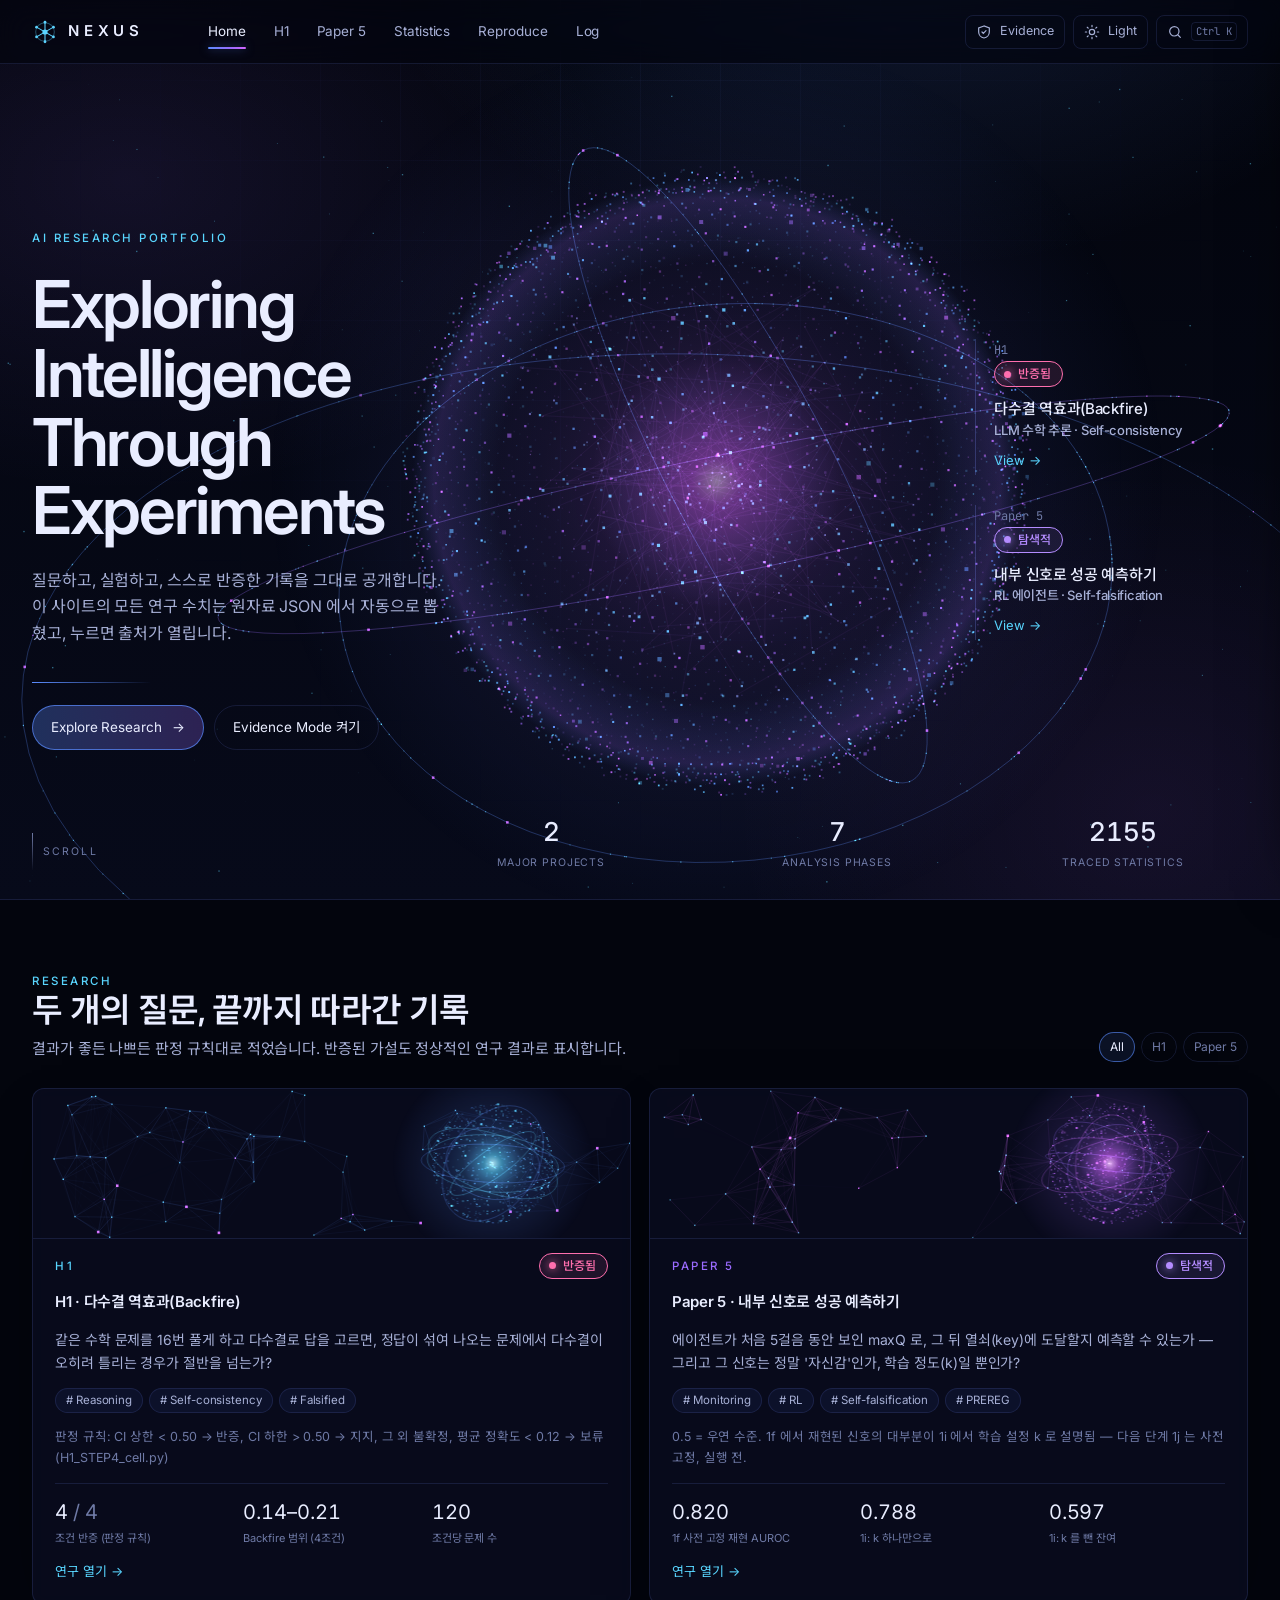
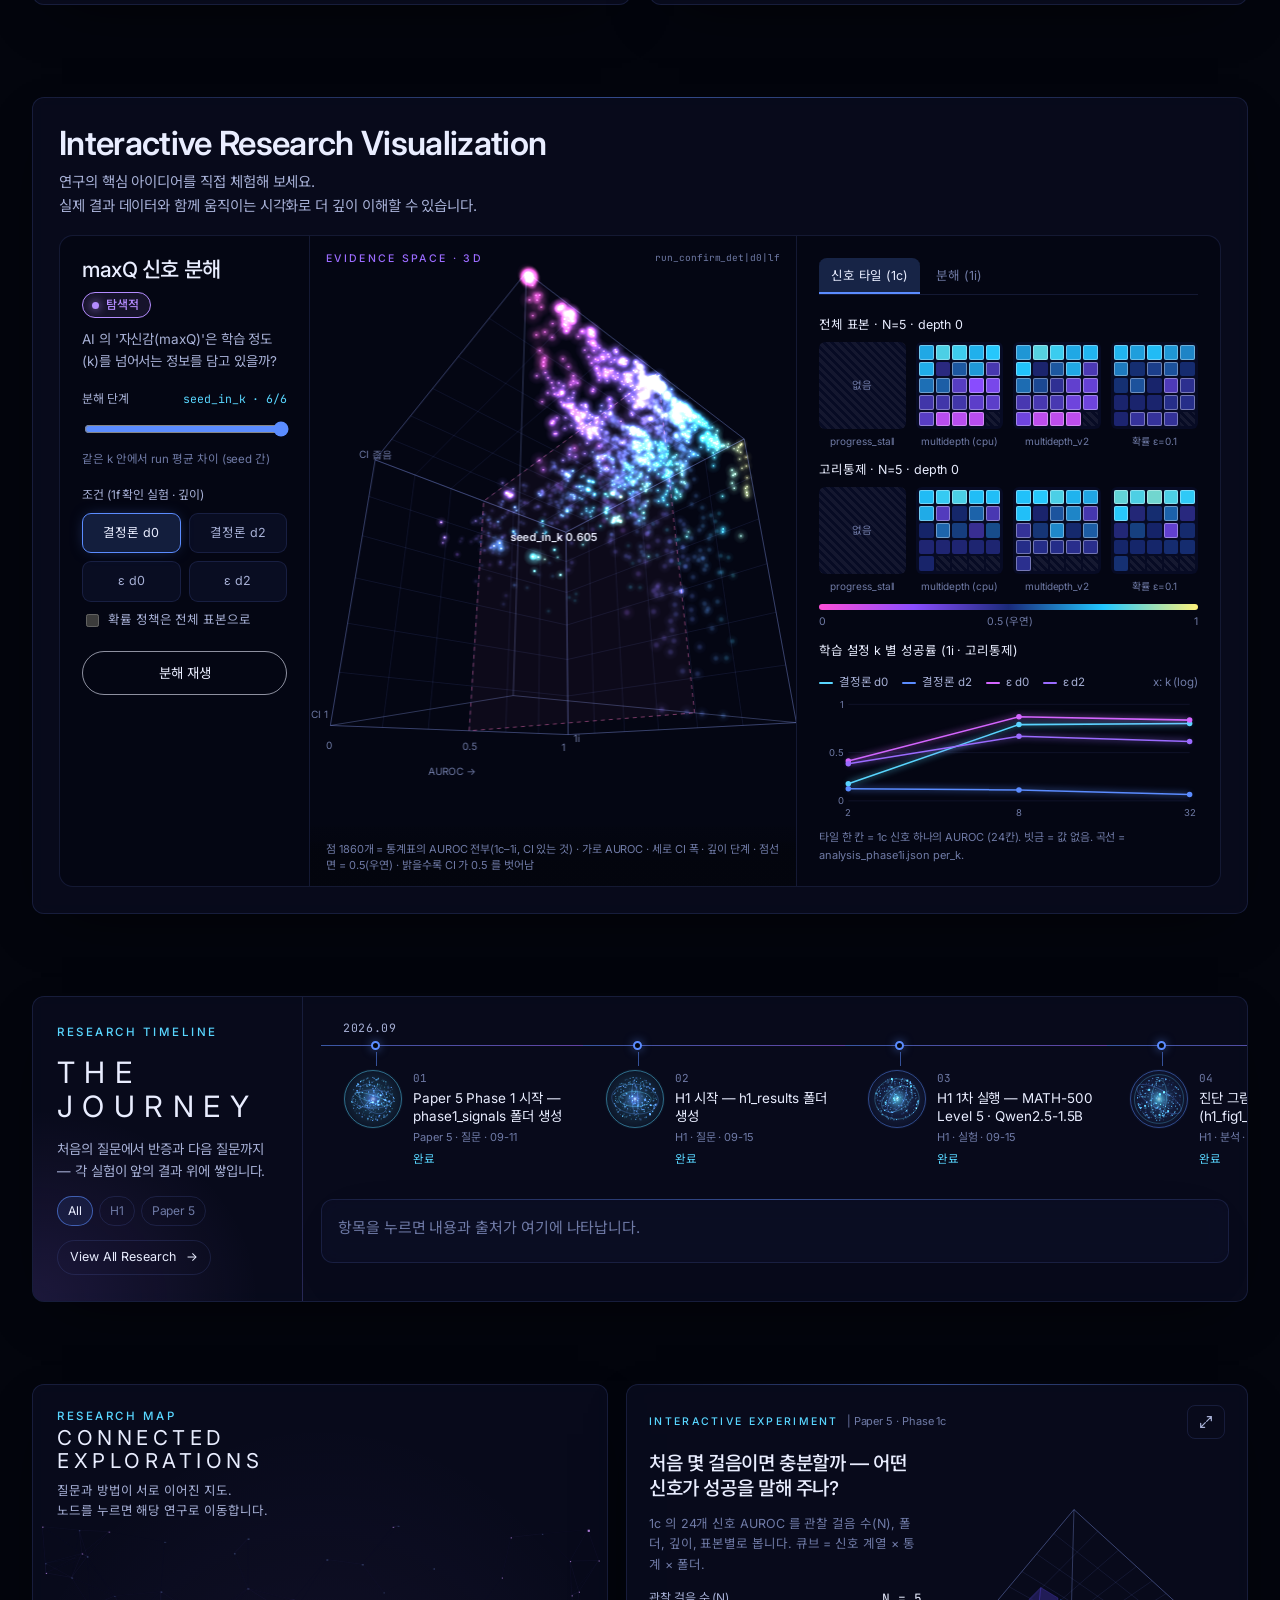
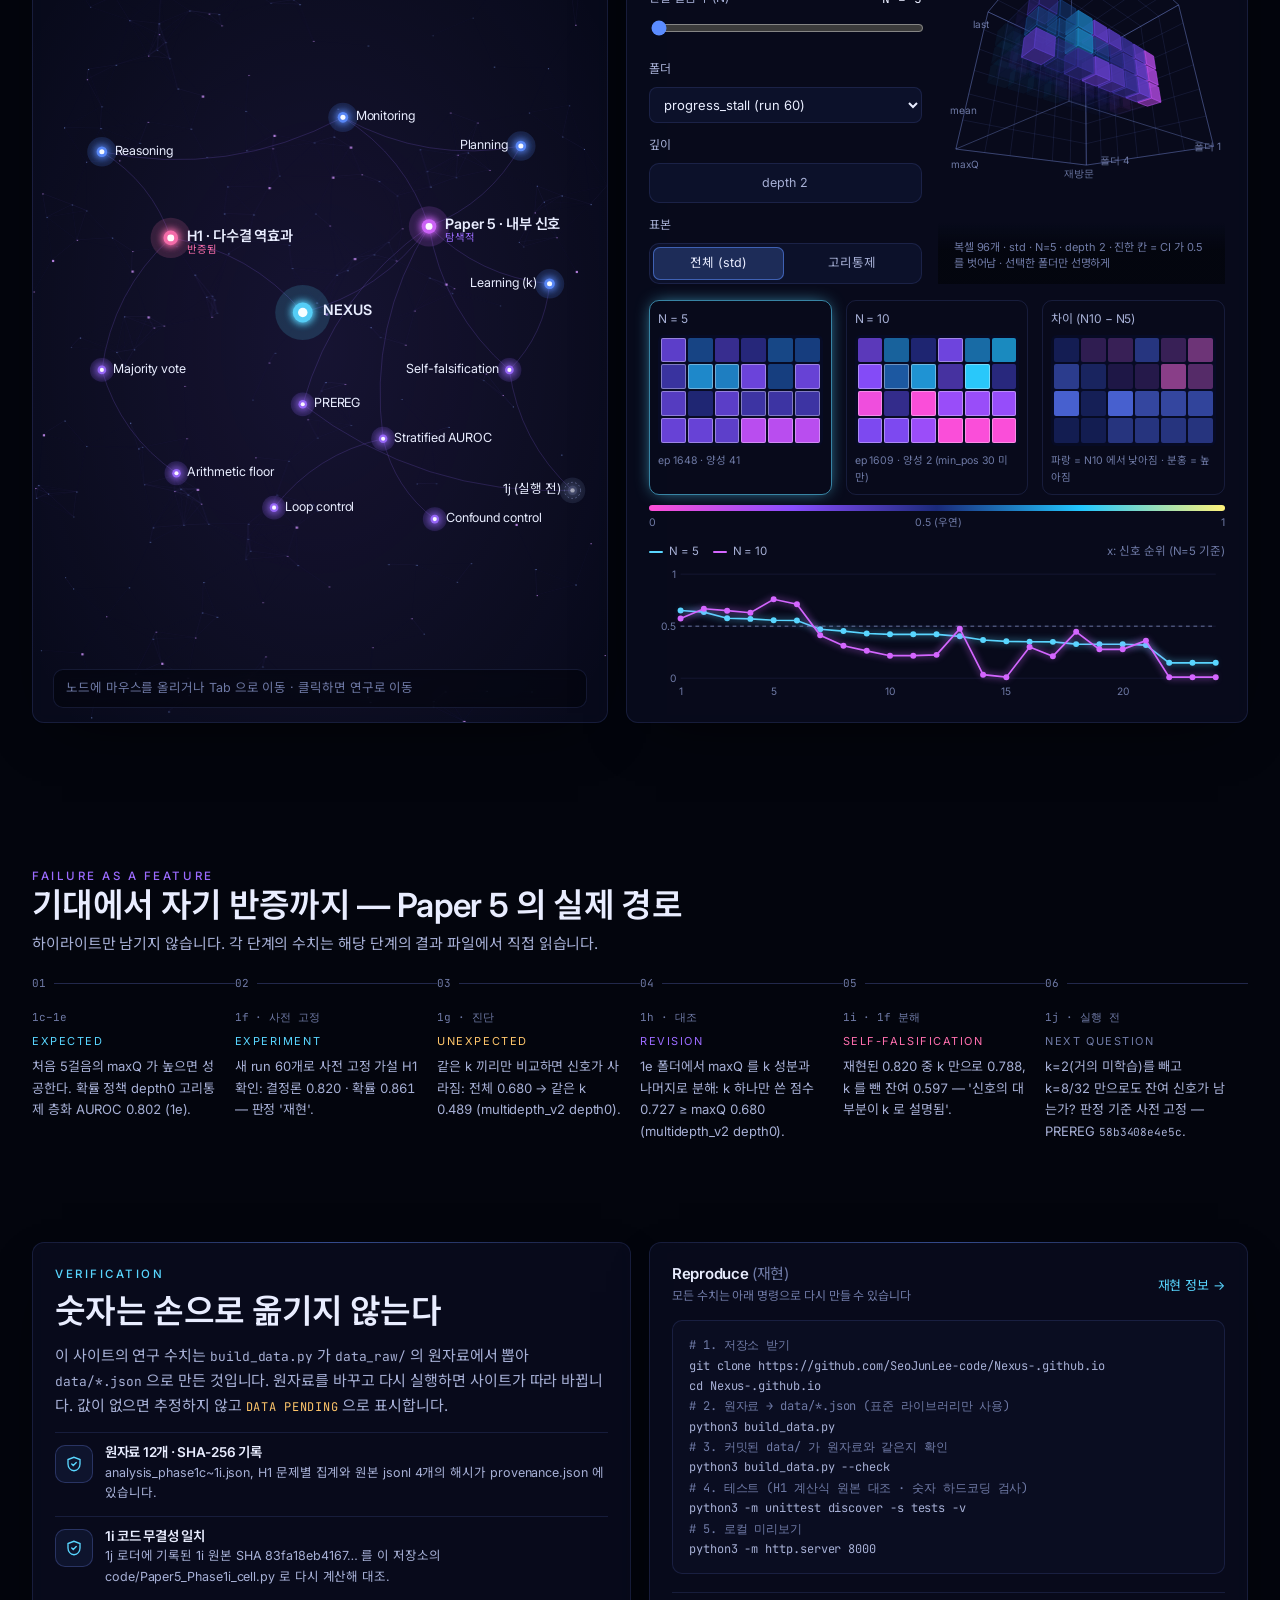
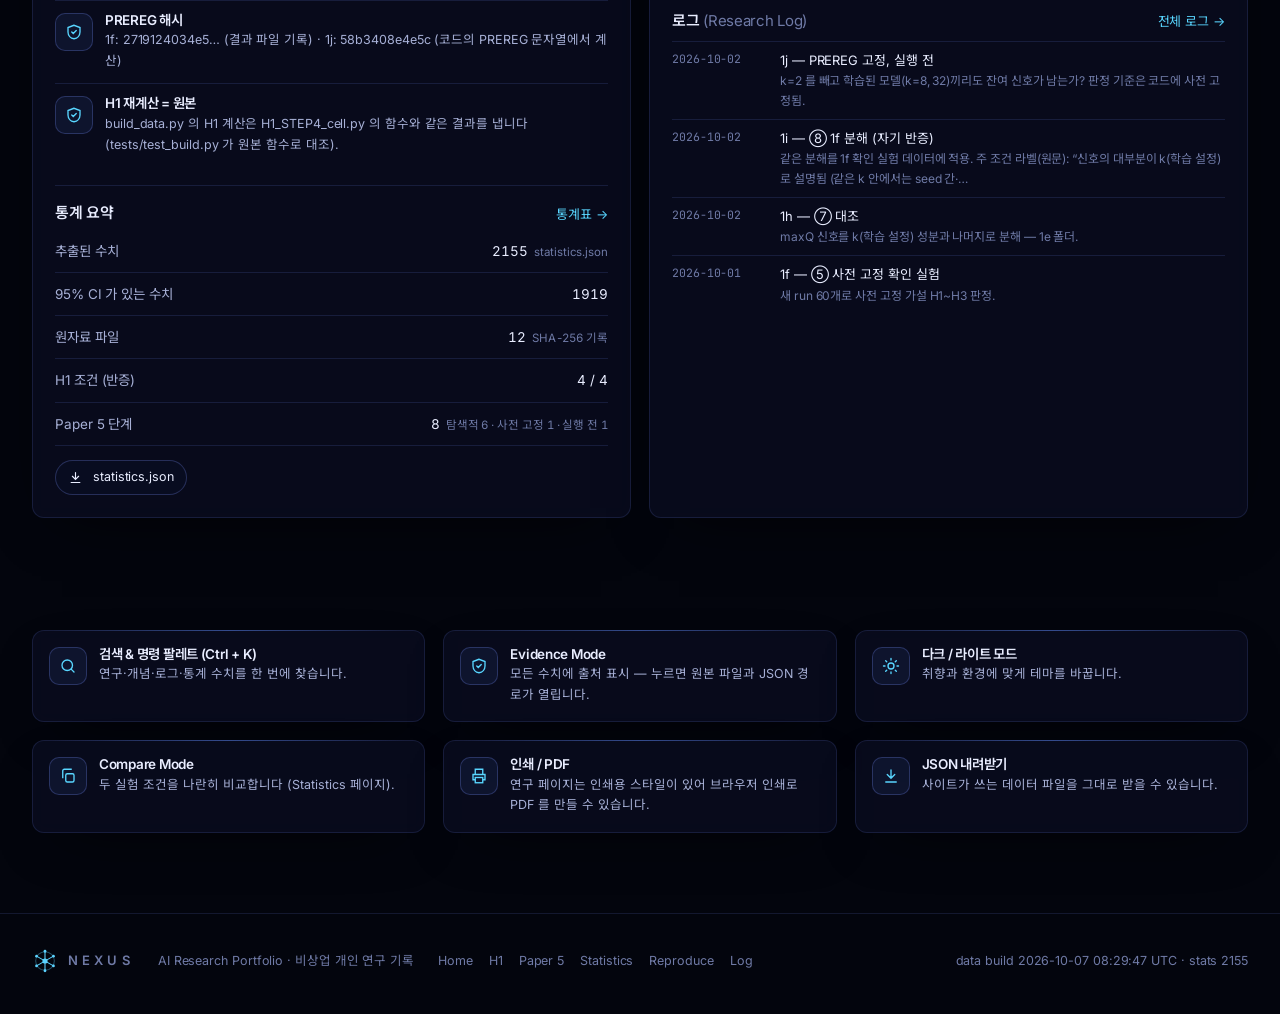
<file: index.html>
<!doctype html>
<html lang="ko" class="no-js">
<head>
<meta charset="utf-8">
<meta name="viewport" content="width=device-width, initial-scale=1">
<title>NEXUS — AI Research Portfolio</title>
<meta name="description" content="NEXUS: 실제 AI 실험(H1 다수결 역효과, Paper 5 내부 신호 모니터링)의 질문·실험·반증·재현 정보를 원자료에서 직접 보여 주는 연구 포트폴리오.">
<meta name="theme-color" content="#03050d">
<link rel="icon" href="assets/img/favicon.svg" type="image/svg+xml">
<link rel="preconnect" href="https://fonts.googleapis.com"><link rel="preconnect" href="https://fonts.gstatic.com" crossorigin>
<link href="https://fonts.googleapis.com/css2?family=Inter:wght@300;400;500;600&family=JetBrains+Mono:wght@400;500&family=Noto+Sans+KR:wght@300;400;500;600&display=swap" rel="stylesheet">
<link rel="stylesheet" href="assets/css/nexus.css">
<script>try{document.documentElement.dataset.theme=localStorage.getItem("nexus-theme")||"dark"}catch(e){document.documentElement.dataset.theme="dark"}try{if(!sessionStorage.getItem("nx-seen"))document.documentElement.classList.add("nx-first")}catch(e){document.documentElement.classList.add("nx-first")}</script>
</head>
<body data-root="./" data-page="home">
<div class="nx-loader" id="nx-loader" role="status" aria-live="polite" aria-label="NEXUS 불러오는 중"><div class="ld-box"><canvas class="ld-net" aria-hidden="true"></canvas><div class="ld-brand"><svg viewBox="0 0 32 32" fill="none" aria-hidden="true"><g stroke="#8f7bff" stroke-width="1.3"><path d="M16 4v24M5.6 10l20.8 12M26.4 10 5.6 22"/><circle cx="16" cy="16" r="11.5" stroke-opacity=".35"/></g><g fill="#59d6ff"><circle cx="16" cy="16" r="3.2"/></g></svg><span>NEXUS</span></div><div class="ld-bar"><i id="ld-fill"></i></div><div class="ld-row"><span id="ld-msg">연구 데이터를 불러오는 중</span><span id="ld-pct" class="mono">0%</span></div><ul class="ld-files mono" id="ld-files"></ul><button class="ld-skip" type="button" id="ld-skip">건너뛰기</button></div></div>
<noscript><style>.nx-loader{display:none!important}</style></noscript>
<a class="skip" href="#main">본문으로 건너뛰기</a>
<header id="nav"><noscript><nav class="wrap"><a href="./">NEXUS</a> · <a href="h1/">H1</a> · <a href="paper5/">Paper 5</a> · <a href="statistics/">Statistics</a> · <a href="reproduce/">Reproduce</a> · <a href="log/">Log</a></nav></noscript></header>

<main id="main">
  <!-- HERO -->
  <section class="hero" aria-labelledby="hero-title">
    <div class="hero-canvas" aria-hidden="true"><canvas id="hero-canvas"></canvas></div>
    <div class="wrap">
      <div class="hero-left">
        <div class="kicker">AI Research Portfolio</div>
        <h1 class="h-display" id="hero-title">Exploring<br>Intelligence<br>Through<br>Experiments</h1>
        <p class="lead">질문하고, 실험하고, 스스로 반증한 기록을 그대로 공개합니다.<br>이 사이트의 모든 연구 수치는 원자료 JSON 에서 자동으로 뽑혔고, 누르면 출처가 열립니다.</p>
        <div class="rule"></div>
        <div style="display:flex;gap:10px;flex-wrap:wrap">
          <a class="btn primary" href="#research">Explore Research <span aria-hidden="true">→</span></a>
          <button class="btn ghost" type="button" id="hero-evidence">Evidence Mode 켜기</button>
        </div>
      </div>
      <div class="hero-right" id="hero-cards" aria-label="대표 연구"></div>
    </div>
    <div class="hero-stats" id="hero-stats" aria-label="사이트 요약 수치"></div>
    <div class="scroll-hint" aria-hidden="true">SCROLL</div>
  </section>

  <!-- FEATURED / RESEARCH LIST -->
  <section class="section" id="research" aria-labelledby="feat-title">
    <div class="wrap">
      <div class="section-head reveal">
        <div><div class="kicker">Research</div><h2 class="h-section" id="feat-title">두 개의 질문, 끝까지 따라간 기록</h2>
        <p>결과가 좋든 나쁘든 판정 규칙대로 적었습니다. 반증된 가설도 정상적인 연구 결과로 표시합니다.</p></div>
        <div class="chips" id="feat-filter" role="group" aria-label="연구 필터"><button class="chip" type="button" aria-pressed="true" data-f="all">All</button><button class="chip" type="button" aria-pressed="false" data-f="h1">H1</button><button class="chip" type="button" aria-pressed="false" data-f="paper5">Paper 5</button></div>
      </div>
      <div class="grid g2" id="feat-cards"></div>
    </div>
  </section>

  <!-- INTERACTIVE RESEARCH VISUALIZATION -->
  <section class="section" id="lab" aria-labelledby="lab-title" style="padding-top:20px">
    <div class="wrap">
      <div class="panel ivz reveal">
        <div class="ivz-head"><h2 class="h-section" id="lab-title">Interactive Research Visualization</h2>
          <p>연구의 핵심 아이디어를 직접 체험해 보세요.<br>실제 결과 데이터와 함께 움직이는 시각화로 더 깊이 이해할 수 있습니다.</p></div>
        <div class="lab2" id="lab-panel">
          <div class="l2-ctrl" id="lab-ctrl"></div>
          <div class="l2-stage"><div class="stage-top"><span class="kicker v" style="font-size:10.5px">Evidence space · 3D</span><span id="lab-stage-key" class="mono"></span></div>
            <canvas id="lab-canvas" tabindex="0" role="img" aria-label="통계표의 AUROC 전부를 3차원으로 배치한 점 구름. 화살표 키로 회전, 스페이스로 자동 회전 켜고 끄기."></canvas><div class="stage-cap" id="lab-cap"></div></div>
          <div class="l2-out" id="lab-out"></div>
        </div>
      </div>
    </div>
  </section>

  <!-- THE JOURNEY -->
  <section class="section" id="journey" aria-labelledby="journey-title" style="padding-top:10px">
    <div class="wrap">
      <div class="panel jr-panel reveal">
        <div class="jr-intro">
          <div class="kicker">Research Timeline</div>
          <h2 class="jr-title" id="journey-title">THE JOURNEY</h2>
          <p class="muted">처음의 질문에서 반증과 다음 질문까지 — 각 실험이 앞의 결과 위에 쌓입니다.</p>
          <div class="chips" id="jr-filter" role="group" aria-label="타임라인 필터"><button class="chip" type="button" aria-pressed="true" data-f="all">All</button><button class="chip" type="button" aria-pressed="false" data-f="h1">H1</button><button class="chip" type="button" aria-pressed="false" data-f="paper5">Paper 5</button></div>
          <a class="btn sm ghost" href="log/">View All Research <span aria-hidden="true">→</span></a>
        </div>
        <div class="jr-main" id="journey-track"></div>
      </div>
    </div>
  </section>

  <!-- RESEARCH MAP + INTERACTIVE EXPERIMENT -->
  <section class="section" id="explore" aria-labelledby="map-title" style="padding-top:10px">
    <div class="wrap">
      <div class="explore-grid">
        <div class="panel rmap-panel reveal">
          <div class="rmap-intro"><div class="kicker">Research Map</div><h2 class="jr-title sm" id="map-title">CONNECTED EXPLORATIONS</h2>
            <p class="muted">질문과 방법이 서로 이어진 지도.<br>노드를 누르면 해당 연구로 이동합니다.</p></div>
          <div id="rmap"></div>
        </div>
        <div class="panel xp reveal" id="xp" aria-labelledby="xp-title">
          <div class="xp-top"><span class="kicker" style="font-size:10.5px">Interactive Experiment</span><span class="faint" style="font-size:11px">| Paper 5 · Phase 1c</span>
            <a class="icon-btn xp-open" href="paper5/#phase-1c" aria-label="Paper 5 의 1c 섹션에서 크게 보기" title="크게 보기"><svg viewBox="0 0 24 24" fill="none" stroke="currentColor" stroke-width="1.8" stroke-linecap="round"><path d="M14 4h6v6M10 20H4v-6M20 4l-7 7M4 20l7-7"/></svg></a></div>
          <div class="xp-grid">
            <div class="xp-ctrl">
              <h3 id="xp-title">처음 몇 걸음이면 충분할까 — 어떤 신호가 성공을 말해 주나?</h3>
              <p class="faint" style="font-size:12.5px">1c 의 24개 신호 AUROC 를 관찰 걸음 수(N), 폴더, 깊이, 표본별로 봅니다. 큐브 = 신호 계열 × 통계 × 폴더.</p>
              <div class="l2-field"><div style="display:flex;justify-content:space-between"><span class="lab-label">관찰 걸음 수 (N)</span><span class="mono" id="xp-nval"></span></div><input type="range" class="l2-range" id="xp-n" min="0" max="1" step="1" value="0" aria-label="관찰 걸음 수 N"></div>
              <div class="l2-field"><span class="lab-label">폴더</span><select class="field" id="xp-folder" aria-label="폴더"></select></div>
              <div class="l2-field"><span class="lab-label">깊이</span><div class="seg" id="xp-depth" role="radiogroup" aria-label="깊이"></div></div>
              <div class="l2-field"><span class="lab-label">표본</span><div class="seg" id="xp-mode" role="radiogroup" aria-label="표본"><button type="button" role="radio" data-v="std">전체 (std)</button><button type="button" role="radio" data-v="loopfree">고리통제</button></div></div>
            </div>
            <div class="xp-stage"><canvas id="xp-cube" tabindex="0" role="img" aria-label="1c AUROC 복셀 큐브: 신호 계열 × 통계 × 폴더. 화살표 키로 회전."></canvas><div class="stage-cap" id="xp-cap"></div></div>
            <div class="xp-out">
              <div class="xp-tiles" id="xp-tiles"></div>
              <div id="xp-cbar"></div>
              <div class="chart" id="xp-lines" style="margin-top:10px"></div>
            </div>
          </div>
        </div>
      </div>
    </div>
  </section>

  <!-- FAILURE CHAIN -->
  <section class="section" id="chain" aria-labelledby="chain-title">
    <div class="wrap">
      <div class="section-head reveal"><div><div class="kicker v">Failure as a Feature</div><h2 class="h-section" id="chain-title">기대에서 자기 반증까지 — Paper 5 의 실제 경로</h2>
        <p>하이라이트만 남기지 않습니다. 각 단계의 수치는 해당 단계의 결과 파일에서 직접 읽습니다.</p></div></div>
      <div class="chain reveal" id="chain-steps"></div>
    </div>
  </section>

  <!-- VERIFICATION -->
  <section class="section" id="verify" aria-labelledby="verify-title" style="padding-top:10px">
    <div class="wrap">
      <div class="grid g2">
        <div class="panel reveal">
          <div class="kicker">Verification</div>
          <h2 class="h-section" id="verify-title" style="margin:8px 0 14px">숫자는 손으로 옮기지 않는다</h2>
          <p class="muted">이 사이트의 연구 수치는 <code>build_data.py</code> 가 <code>data_raw/</code> 의 원자료에서 뽑아 <code>data/*.json</code> 으로 만든 것입니다. 원자료를 바꾸고 다시 실행하면 사이트가 따라 바뀝니다. 값이 없으면 추정하지 않고 <span class="pending">DATA PENDING</span> 으로 표시합니다.</p>
          <div id="verify-list"></div>
          <hr class="divider">
          <div class="panel-title" style="margin-bottom:4px"><h3>통계 요약</h3><a class="link-arrow" href="statistics/">통계표 →</a></div>
          <div id="stat-summary"></div>
        </div>
        <div class="panel reveal">
          <div class="panel-title"><div><h3>Reproduce <span class="faint" style="font-weight:400">(재현)</span></h3><div class="sub">모든 수치는 아래 명령으로 다시 만들 수 있습니다</div></div><a class="link-arrow" href="reproduce/">재현 정보 →</a></div>
          <div class="code-block"><span class="c"># 1. 저장소 받기</span>
git clone https://github.com/SeoJunLee-code/Nexus-.github.io
cd Nexus-.github.io
<span class="c"># 2. 원자료 → data/*.json (표준 라이브러리만 사용)</span>
python3 build_data.py
<span class="c"># 3. 커밋된 data/ 가 원자료와 같은지 확인</span>
python3 build_data.py --check
<span class="c"># 4. 테스트 (H1 계산식 원본 대조 · 숫자 하드코딩 검사)</span>
python3 -m unittest discover -s tests -v
<span class="c"># 5. 로컬 미리보기</span>
python3 -m http.server 8000</div>
          <hr class="divider">
          <div class="panel-title" style="margin-bottom:8px"><h3>로그 <span class="faint" style="font-weight:400">(Research Log)</span></h3><a class="link-arrow" href="log/">전체 로그 →</a></div>
          <div id="log-mini"></div>
        </div>
      </div>
    </div>
  </section>

  <!-- TOOLS -->
  <section class="section-sm" aria-labelledby="tools-title">
    <div class="wrap">
      <h2 class="sr-only" id="tools-title">사이트 기능</h2>
      <div class="grid g3 reveal" id="tools"></div>
    </div>
  </section>
</main>

<footer id="footer"></footer>
<script src="assets/js/core.js" defer></script>
<script src="assets/js/viz.js" defer></script>
<script src="assets/js/components.js" defer></script>
<script src="assets/js/viz3d.js" defer></script>
<script src="assets/js/lab.js" defer></script>
<script src="assets/js/home.js" defer></script>
</body>
</html>
</file>
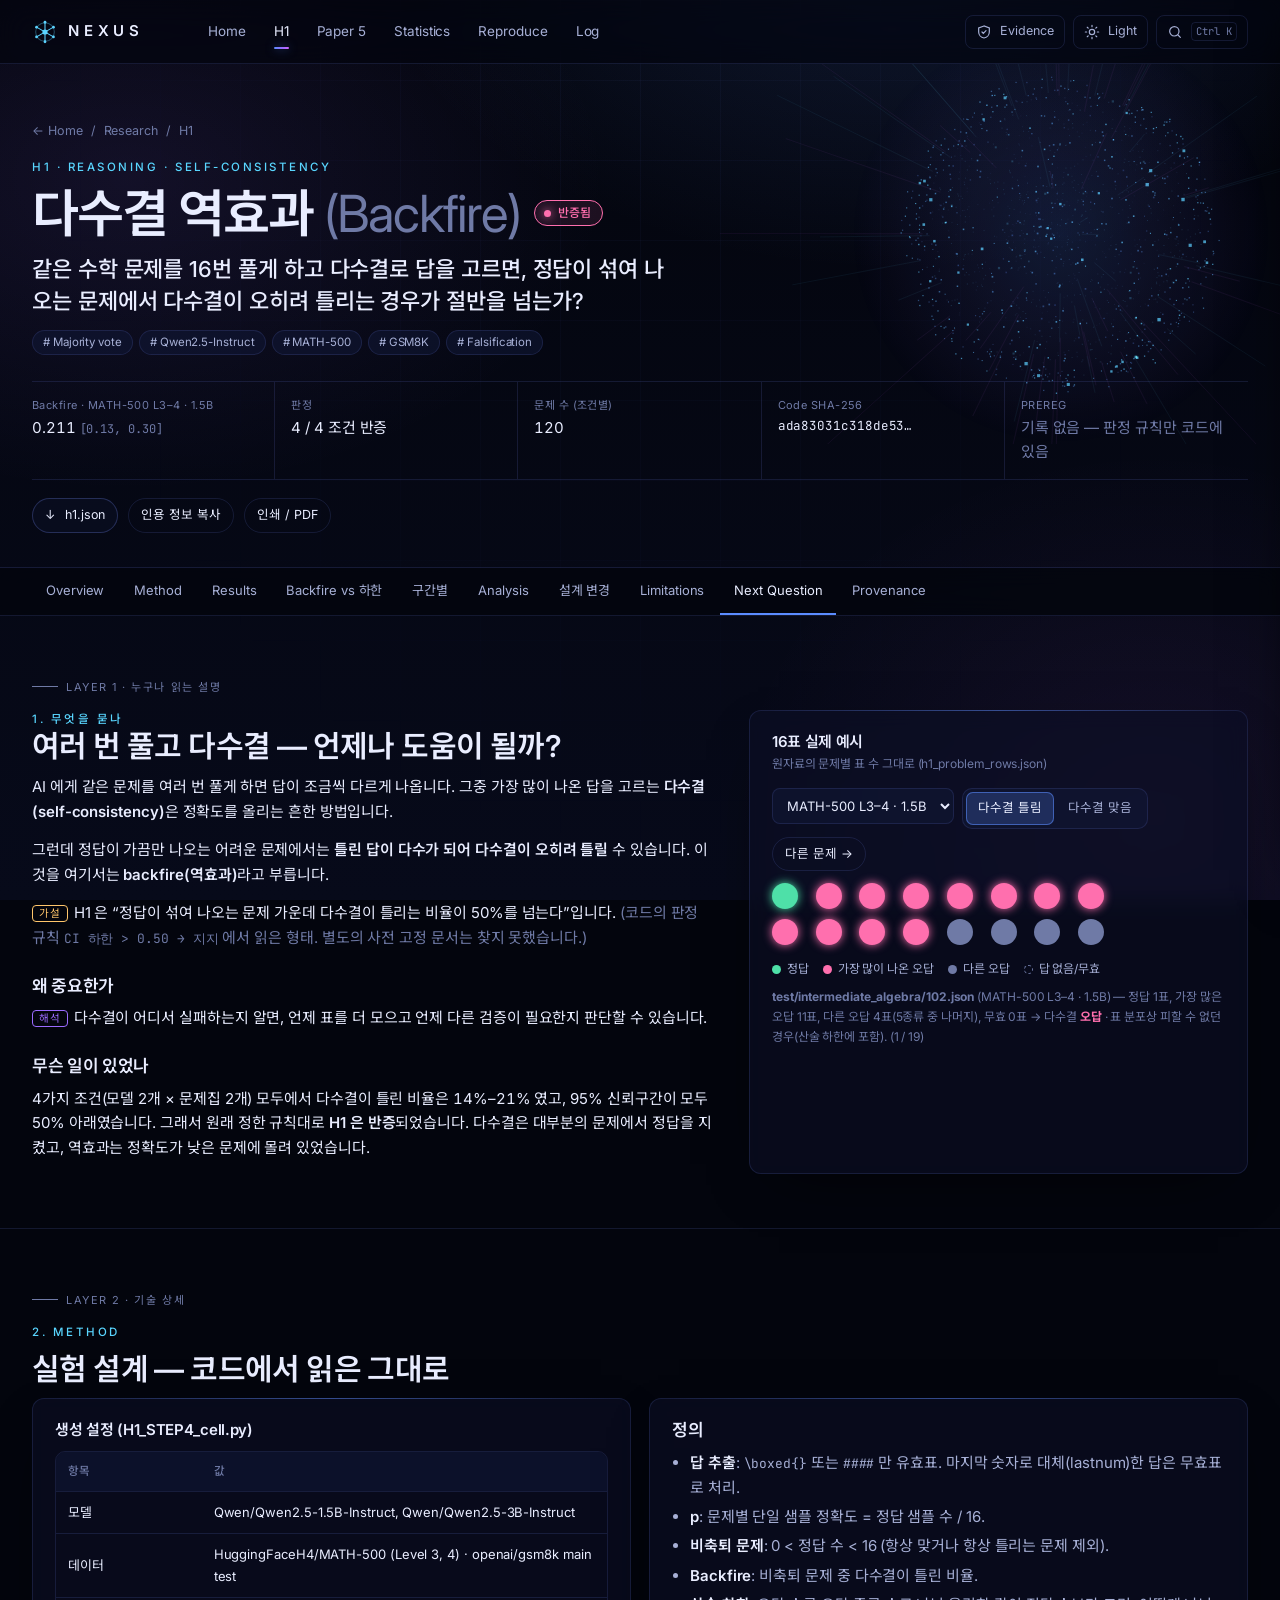
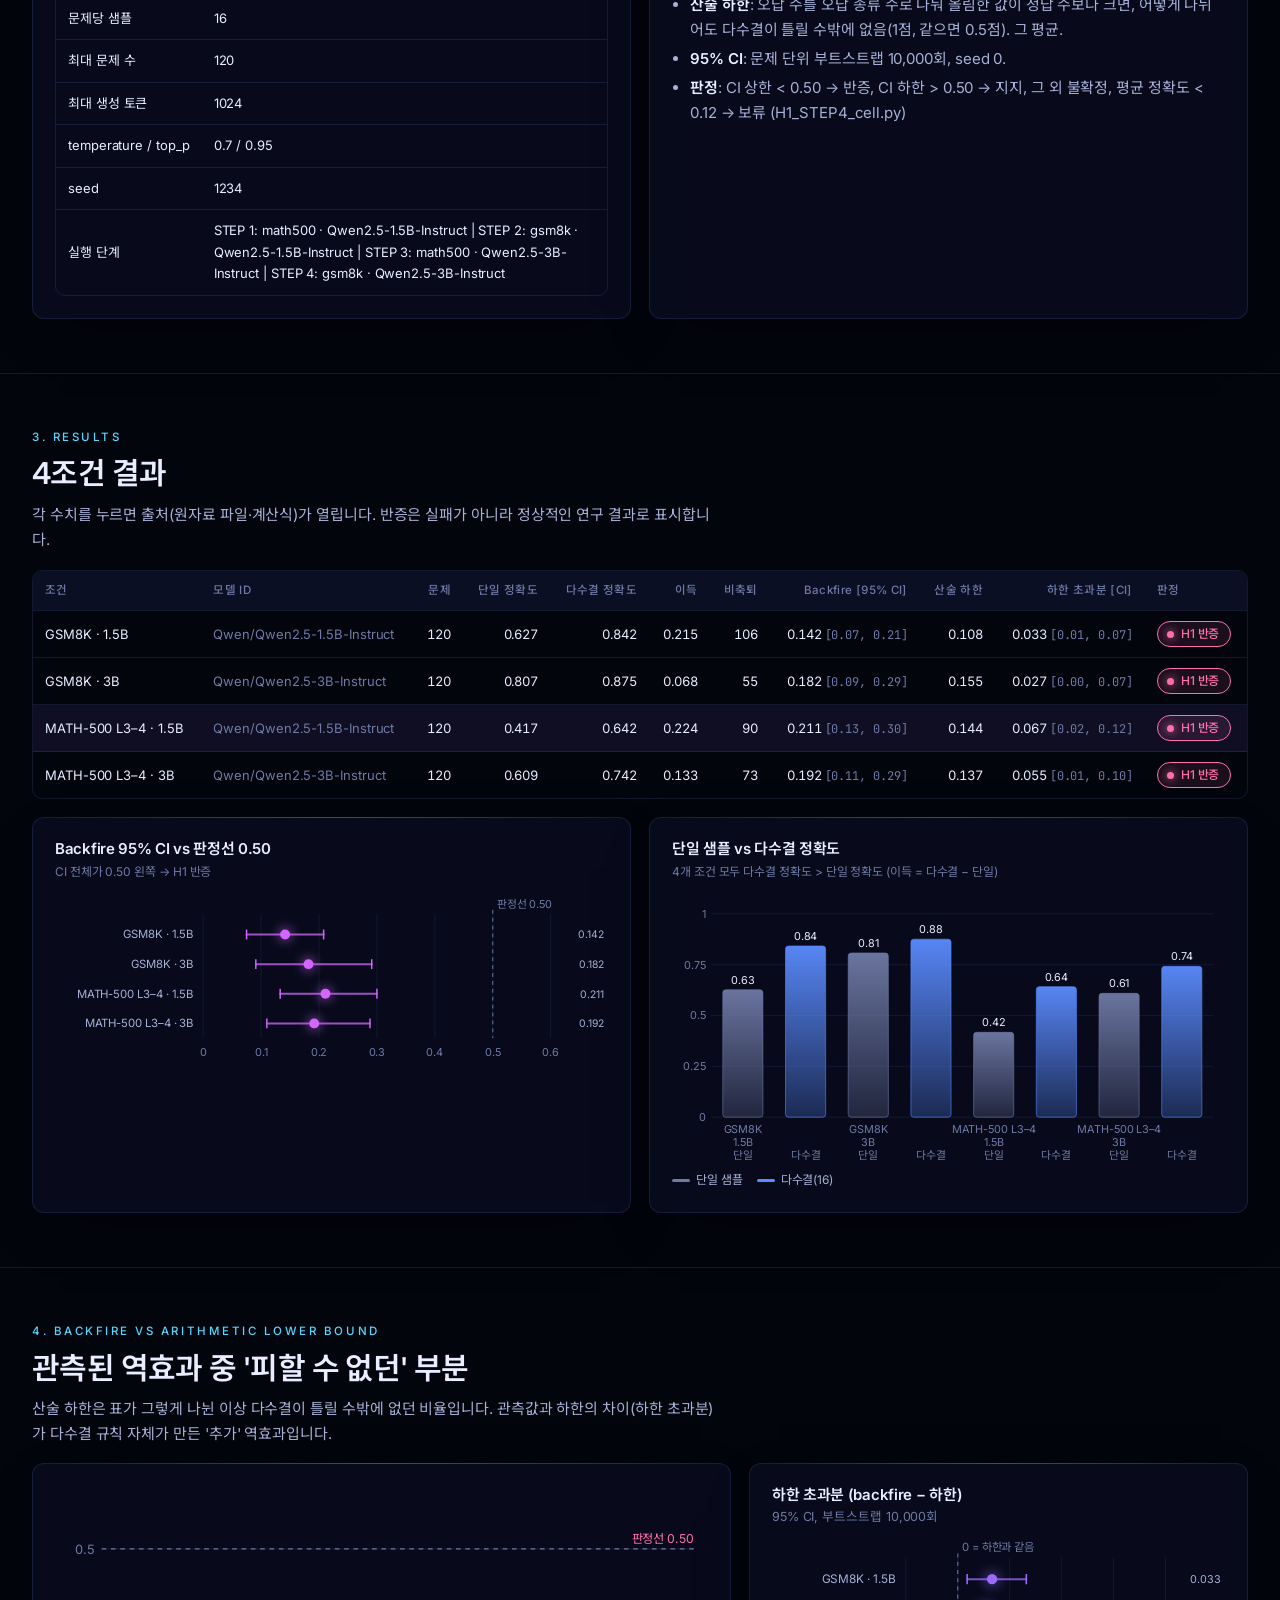
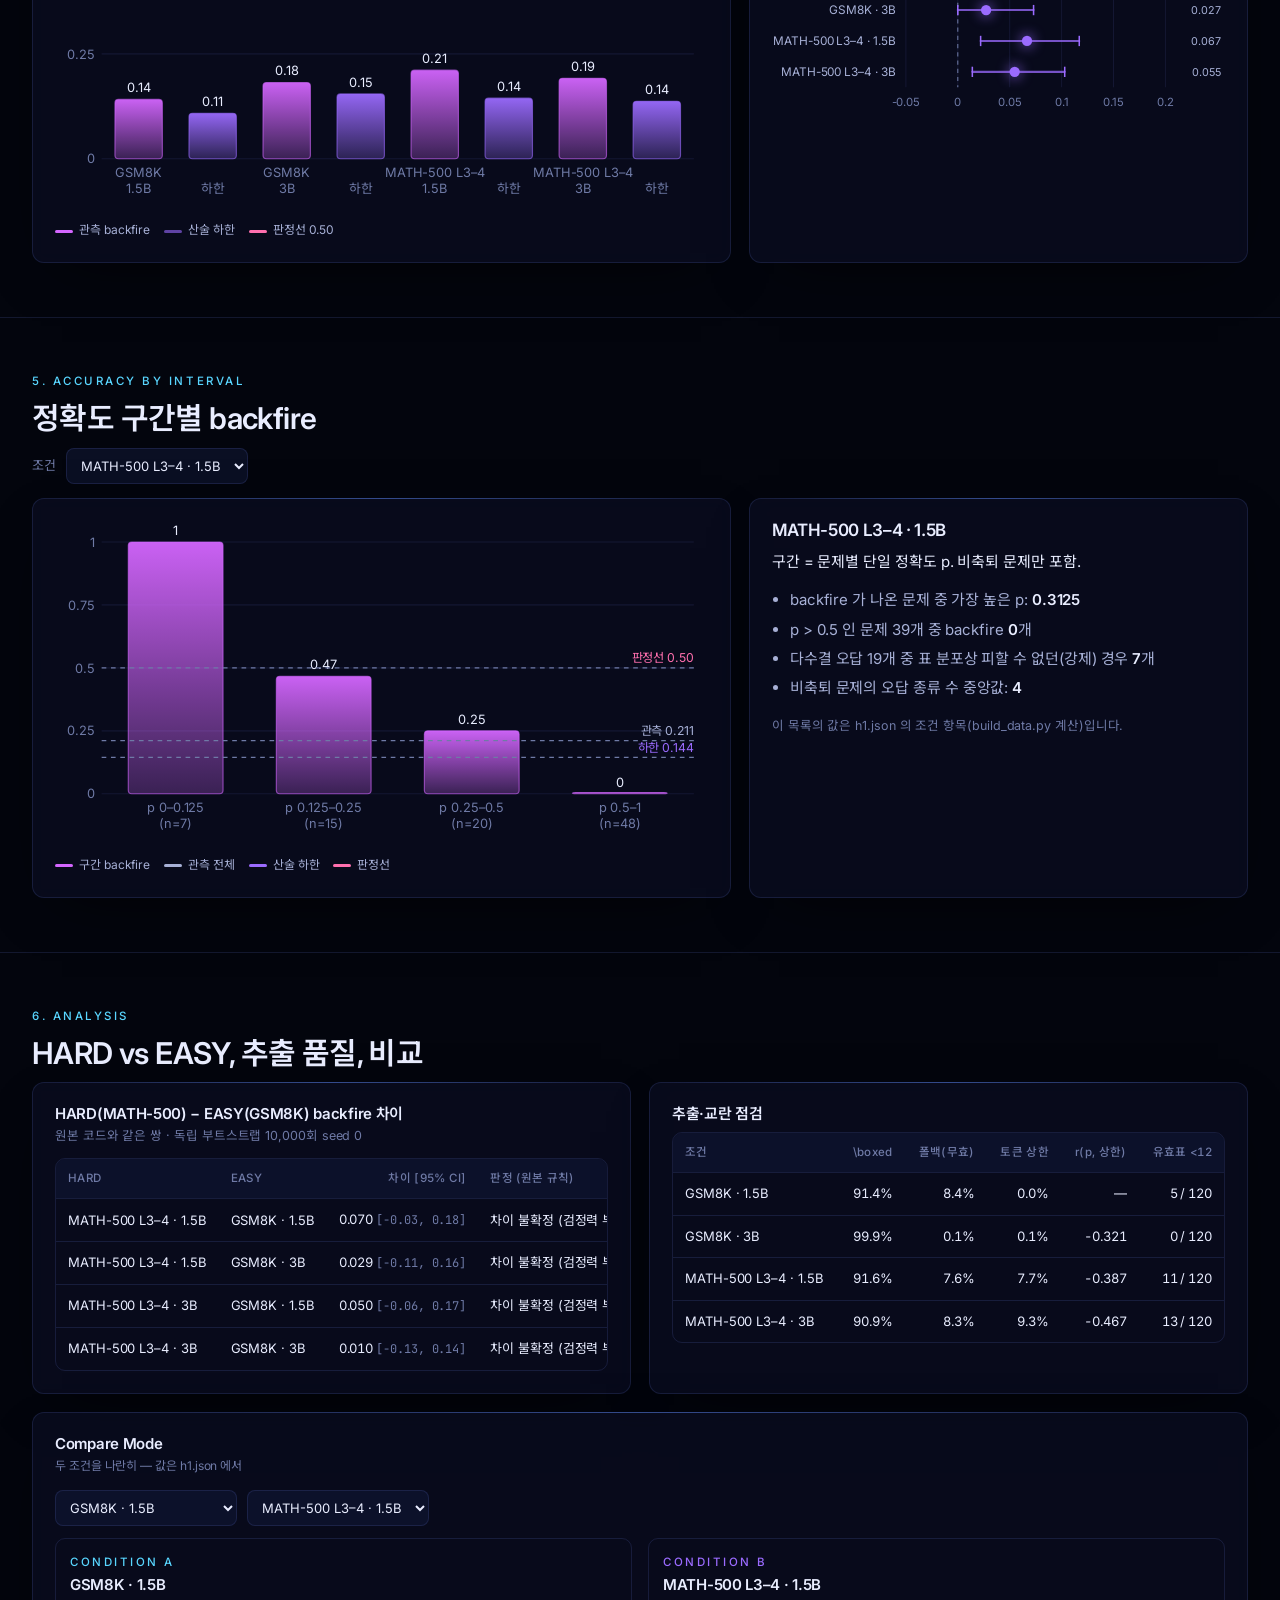
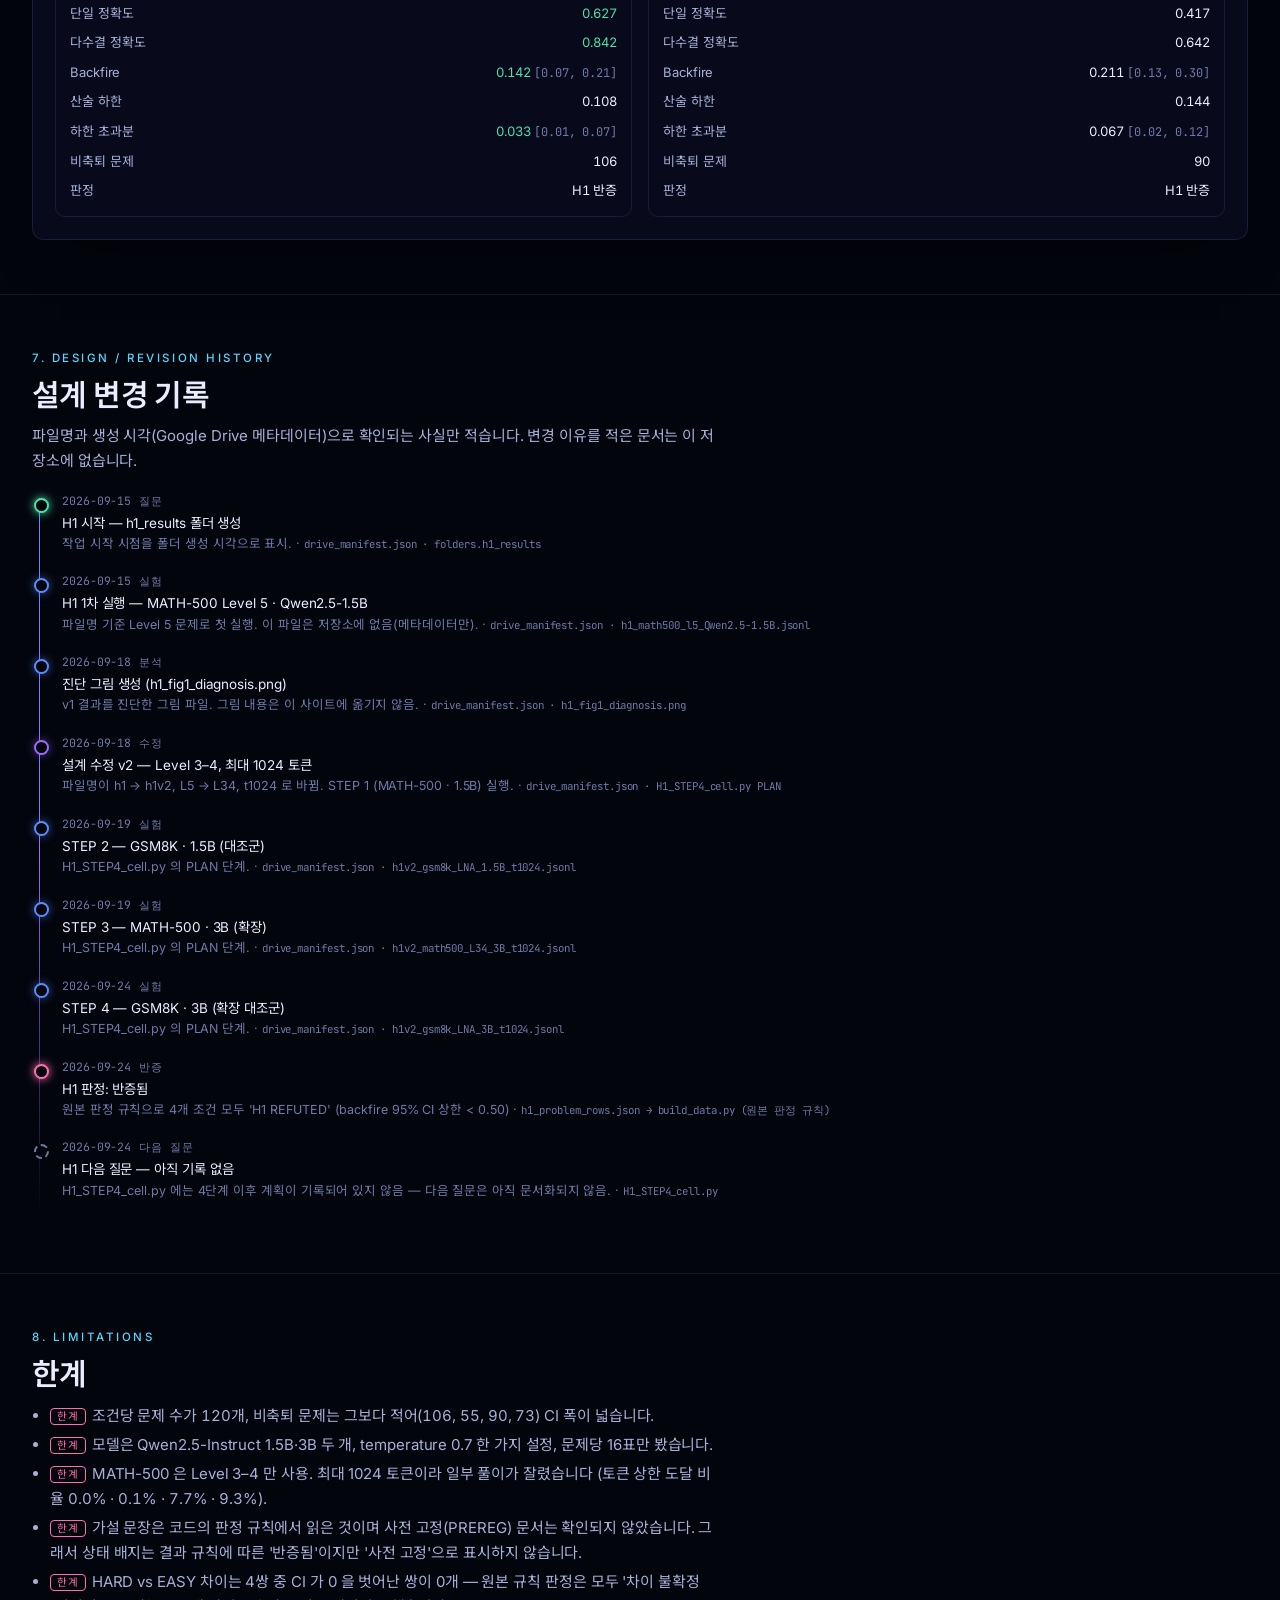
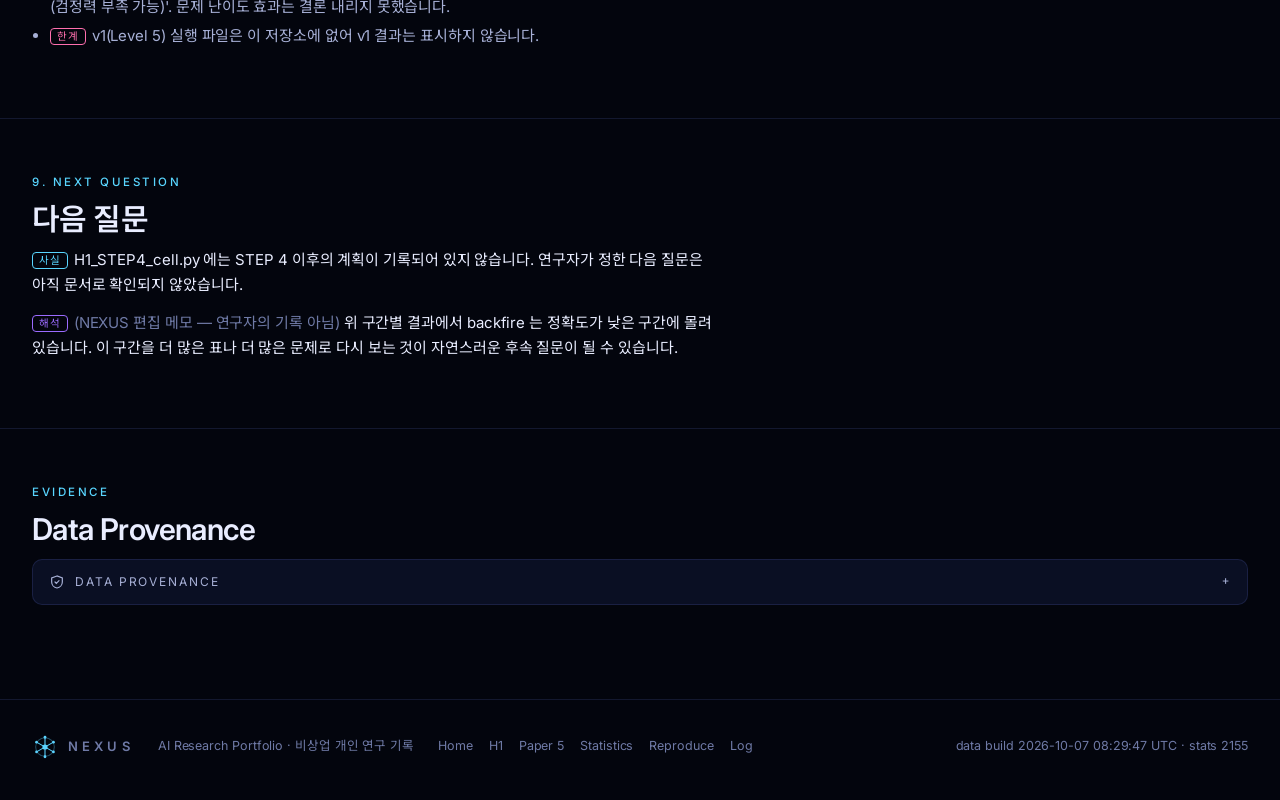
<file: h1/index.html>
<!doctype html>
<html lang="ko" class="no-js">
<head>
<meta charset="utf-8">
<meta name="viewport" content="width=device-width, initial-scale=1">
<title>H1 · 다수결 역효과 — NEXUS</title>
<meta name="description" content="H1: LLM 이 같은 수학 문제를 16번 풀 때 다수결이 오히려 틀리게 만드는가. Qwen2.5 1.5B/3B · MATH-500 · GSM8K 4조건 결과, 산술 하한, 구간별 분석, 설계 변경, 한계.">
<meta name="theme-color" content="#03050d">
<link rel="icon" href="../assets/img/favicon.svg" type="image/svg+xml">
<link rel="preconnect" href="https://fonts.googleapis.com"><link rel="preconnect" href="https://fonts.gstatic.com" crossorigin>
<link href="https://fonts.googleapis.com/css2?family=Inter:wght@300;400;500;600&family=JetBrains+Mono:wght@400;500&family=Noto+Sans+KR:wght@300;400;500;600&display=swap" rel="stylesheet">
<link rel="stylesheet" href="../assets/css/nexus.css">
<script>try{document.documentElement.dataset.theme=localStorage.getItem("nexus-theme")||"dark"}catch(e){document.documentElement.dataset.theme="dark"}try{if(!sessionStorage.getItem("nx-seen"))document.documentElement.classList.add("nx-first")}catch(e){document.documentElement.classList.add("nx-first")}</script>
</head>
<body data-root="../" data-page="h1">
<div class="nx-loader" id="nx-loader" role="status" aria-live="polite" aria-label="NEXUS 불러오는 중"><div class="ld-box"><canvas class="ld-net" aria-hidden="true"></canvas><div class="ld-brand"><svg viewBox="0 0 32 32" fill="none" aria-hidden="true"><g stroke="#8f7bff" stroke-width="1.3"><path d="M16 4v24M5.6 10l20.8 12M26.4 10 5.6 22"/><circle cx="16" cy="16" r="11.5" stroke-opacity=".35"/></g><g fill="#59d6ff"><circle cx="16" cy="16" r="3.2"/></g></svg><span>NEXUS</span></div><div class="ld-bar"><i id="ld-fill"></i></div><div class="ld-row"><span id="ld-msg">연구 데이터를 불러오는 중</span><span id="ld-pct" class="mono">0%</span></div><ul class="ld-files mono" id="ld-files"></ul><button class="ld-skip" type="button" id="ld-skip">건너뛰기</button></div></div>
<noscript><style>.nx-loader{display:none!important}</style></noscript>
<a class="skip" href="#main">본문으로 건너뛰기</a>
<header id="nav"><noscript><nav class="wrap"><a href="../">NEXUS</a> · <a href="../paper5/">Paper 5</a> · <a href="../statistics/">Statistics</a></nav></noscript></header>

<main id="main">
  <section class="page-hero" aria-labelledby="h1-title">
    <canvas class="bg-viz" id="bg-viz" aria-hidden="true"></canvas>
    <div class="wrap">
      <div class="crumb"><a href="../">← Home</a><span>/</span><span>Research</span><span>/</span><span>H1</span></div>
      <div class="kicker">H1 · Reasoning · Self-consistency</div>
      <div class="title-row" style="margin-top:10px">
        <h1 class="h-display" id="h1-title" style="font-size:clamp(32px,4vw,52px)">다수결 역효과 <span class="faint" style="font-weight:400">(Backfire)</span></h1>
        <span id="h1-badge"></span>
      </div>
      <p class="q">같은 수학 문제를 16번 풀게 하고 다수결로 답을 고르면, 정답이 섞여 나오는 문제에서 다수결이 오히려 틀리는 경우가 절반을 넘는가?</p>
      <div class="tag-row"><span class="tag"># Majority vote</span><span class="tag"># Qwen2.5-Instruct</span><span class="tag"># MATH-500</span><span class="tag"># GSM8K</span><span class="tag"># Falsification</span></div>
      <div class="meta-row" id="h1-meta"></div>
      <div style="display:flex;gap:10px;flex-wrap:wrap;margin-top:18px" class="no-print">
        <a class="btn sm" href="../data/h1.json" download><span aria-hidden="true">↓</span> h1.json</a>
        <button class="btn sm ghost" type="button" id="cite-btn">인용 정보 복사</button>
        <button class="btn sm ghost" type="button" id="print" onclick="window.print()">인쇄 / PDF</button>
      </div>
    </div>
  </section>

  <nav class="subnav no-print" aria-label="H1 섹션"><div class="wrap">
    <a href="#question">Overview</a><a href="#method">Method</a><a href="#results">Results</a><a href="#floor">Backfire vs 하한</a><a href="#interval">구간별</a><a href="#analysis">Analysis</a><a href="#history">설계 변경</a><a href="#limits">Limitations</a><a href="#next">Next Question</a><a href="#provenance">Provenance</a>
  </div></nav>

  <!-- LAYER 1 -->
  <section class="rsec" id="question"><div class="wrap">
    <div class="layer-tag">Layer 1 · 누구나 읽는 설명</div>
    <div class="grid g-12-5">
      <div class="prose">
        <div class="kicker">1. 무엇을 묻나</div>
        <h2>여러 번 풀고 다수결 — 언제나 도움이 될까?</h2>
        <p>AI 에게 같은 문제를 여러 번 풀게 하면 답이 조금씩 다르게 나옵니다. 그중 가장 많이 나온 답을 고르는 <strong>다수결(self-consistency)</strong>은 정확도를 올리는 흔한 방법입니다.</p>
        <p>그런데 정답이 가끔만 나오는 어려운 문제에서는 <strong>틀린 답이 다수가 되어 다수결이 오히려 틀릴</strong> 수 있습니다. 이것을 여기서는 <strong>backfire(역효과)</strong>라고 부릅니다.</p>
        <p><span class="hyp">가설</span>H1 은 “정답이 섞여 나오는 문제 가운데 다수결이 틀리는 비율이 50%를 넘는다”입니다. <span class="faint">(코드의 판정 규칙 <code>CI 하한 &gt; 0.50 → 지지</code> 에서 읽은 형태. 별도의 사전 고정 문서는 찾지 못했습니다.)</span></p>
        <h3>왜 중요한가</h3>
        <p><span class="interp">해석</span>다수결이 어디서 실패하는지 알면, 언제 표를 더 모으고 언제 다른 검증이 필요한지 판단할 수 있습니다.</p>
        <h3>무슨 일이 있었나</h3>
        <p id="h1-plain"></p>
      </div>
      <div class="panel" id="vote-demo">
        <div class="panel-title"><div><h3>16표 실제 예시</h3><div class="sub">원자료의 문제별 표 수 그대로 (h1_problem_rows.json)</div></div></div>
        <div style="display:flex;gap:8px;flex-wrap:wrap;margin-bottom:12px">
          <select class="field" id="demo-cond" aria-label="조건 선택"></select>
          <div class="seg" role="group" aria-label="예시 종류"><button aria-pressed="true" data-k="backfire">다수결 틀림</button><button aria-pressed="false" data-k="majority_right">다수결 맞음</button></div>
          <button class="btn sm ghost" id="demo-next" type="button">다른 문제 →</button>
        </div>
        <div id="demo-dots" style="display:grid;grid-template-columns:repeat(8,1fr);gap:10px;max-width:340px;margin:8px 0 14px" aria-live="polite"></div>
        <div class="legend"><span><i class="dot" style="background:var(--green)"></i>정답</span><span><i class="dot" style="background:var(--rose)"></i>가장 많이 나온 오답</span><span><i class="dot" style="background:var(--text-3)"></i>다른 오답</span><span><i class="dot" style="background:transparent;border:1px dashed var(--text-3)"></i>답 없음/무효</span></div>
        <p class="chart-desc" id="demo-text"></p>
      </div>
    </div>
  </div></section>

  <!-- LAYER 2 -->
  <section class="rsec" id="method"><div class="wrap">
    <div class="layer-tag">Layer 2 · 기술 상세</div>
    <div class="kicker">2. Method</div>
    <h2>실험 설계 — 코드에서 읽은 그대로</h2>
    <div class="grid g2">
      <div class="panel"><h3>생성 설정 (H1_STEP4_cell.py)</h3><div class="table-wrap" style="margin-top:12px"><table class="t" id="cfg-table"></table></div></div>
      <div class="panel prose" style="max-width:none">
        <h3 style="margin-top:0">정의</h3>
        <ul>
          <li><strong>답 추출</strong>: <code>\boxed{}</code> 또는 <code>####</code> 만 유효표. 마지막 숫자로 대체(lastnum)한 답은 무효표로 처리.</li>
          <li><strong>p</strong>: 문제별 단일 샘플 정확도 = 정답 샘플 수 / 16.</li>
          <li><strong>비축퇴 문제</strong>: 0 &lt; 정답 수 &lt; 16 (항상 맞거나 항상 틀리는 문제 제외).</li>
          <li><strong>Backfire</strong>: 비축퇴 문제 중 다수결이 틀린 비율.</li>
          <li><strong>산술 하한</strong>: 오답 수를 오답 종류 수로 나눠 올림한 값이 정답 수보다 크면, 어떻게 나뉘어도 다수결이 틀릴 수밖에 없음(1점, 같으면 0.5점). 그 평균.</li>
          <li><strong>95% CI</strong>: 문제 단위 부트스트랩 10,000회, seed 0.</li>
          <li><strong>판정</strong>: <span id="rule-text"></span></li>
        </ul>
      </div>
    </div>
  </div></section>

  <section class="rsec" id="results"><div class="wrap">
    <div class="kicker">3. Results</div>
    <h2>4조건 결과</h2>
    <p class="muted" style="max-width:76ch">각 수치를 누르면 출처(원자료 파일·계산식)가 열립니다. 반증은 실패가 아니라 정상적인 연구 결과로 표시합니다.</p>
    <div class="table-wrap" style="margin:18px 0"><table class="t" id="res-table"></table></div>
    <div class="grid g2">
      <div class="panel"><div class="panel-title"><div><h3>Backfire 95% CI vs 판정선 0.50</h3><div class="sub">CI 전체가 0.50 왼쪽 → H1 반증</div></div></div><div class="chart" id="bf-forest"></div></div>
      <div class="panel"><div class="panel-title"><div><h3>단일 샘플 vs 다수결 정확도</h3><div class="sub" id="acc-sub"></div></div></div><div class="chart" id="acc-bars"></div>
        <div class="legend"><span><i style="background:var(--text-3)"></i>단일 샘플</span><span><i style="background:var(--blue)"></i>다수결(16)</span></div></div>
    </div>
  </div></section>

  <section class="rsec" id="floor"><div class="wrap">
    <div class="kicker">4. Backfire vs Arithmetic lower bound</div>
    <h2>관측된 역효과 중 '피할 수 없던' 부분</h2>
    <p class="muted" style="max-width:76ch">산술 하한은 표가 그렇게 나뉜 이상 다수결이 틀릴 수밖에 없던 비율입니다. 관측값과 하한의 차이(하한 초과분)가 다수결 규칙 자체가 만든 '추가' 역효과입니다.</p>
    <div class="grid g-12-5" style="margin-top:16px">
      <div class="panel"><div class="chart" id="floor-chart"></div>
        <div class="legend"><span><i style="background:var(--magenta)"></i>관측 backfire</span><span><i style="background:var(--violet);opacity:.6"></i>산술 하한</span><span><i style="background:var(--rose)"></i>판정선 0.50</span></div></div>
      <div class="panel"><h3>하한 초과분 (backfire − 하한)</h3><p class="faint" style="font-size:12.5px">95% CI, 부트스트랩 10,000회</p><div class="chart" id="gap-forest"></div></div>
    </div>
  </div></section>

  <section class="rsec" id="interval"><div class="wrap">
    <div class="kicker">5. Accuracy by interval</div>
    <h2>정확도 구간별 backfire</h2>
    <div style="display:flex;gap:10px;align-items:center;flex-wrap:wrap;margin:6px 0 14px"><label class="faint" for="int-cond" style="font-size:13px">조건</label><select class="field" id="int-cond"></select></div>
    <div class="grid g-12-5">
      <div class="panel"><div class="chart" id="int-chart"></div>
        <div class="legend"><span><i style="background:var(--magenta)"></i>구간 backfire</span><span><i style="background:var(--text-2)"></i>관측 전체</span><span><i style="background:var(--violet)"></i>산술 하한</span><span><i style="background:var(--rose)"></i>판정선</span></div></div>
      <div class="panel prose" id="int-notes" style="max-width:none"></div>
    </div>
  </div></section>

  <section class="rsec" id="analysis"><div class="wrap">
    <div class="kicker">6. Analysis</div>
    <h2>HARD vs EASY, 추출 품질, 비교</h2>
    <div class="grid g2">
      <div class="panel"><h3>HARD(MATH-500) − EASY(GSM8K) backfire 차이</h3><p class="faint" style="font-size:12.5px">원본 코드와 같은 쌍 · 독립 부트스트랩 10,000회 seed 0</p><div class="table-wrap" style="margin-top:10px"><table class="t" id="pair-table"></table></div></div>
      <div class="panel"><h3>추출·교란 점검</h3><div class="table-wrap" style="margin-top:10px"><table class="t" id="qc-table"></table></div></div>
    </div>
    <div class="panel" style="margin-top:18px" id="compare-box">
      <div class="panel-title"><div><h3>Compare Mode</h3><div class="sub">두 조건을 나란히 — 값은 h1.json 에서</div></div></div>
      <div style="display:flex;gap:10px;flex-wrap:wrap;margin-bottom:12px"><select class="field" id="cmp-a" aria-label="비교 A"></select><select class="field" id="cmp-b" aria-label="비교 B"></select></div>
      <div class="compare" id="cmp-out"></div>
    </div>
  </div></section>

  <section class="rsec" id="history"><div class="wrap">
    <div class="kicker">7. Design / revision history</div>
    <h2>설계 변경 기록</h2>
    <p class="muted" style="max-width:76ch">파일명과 생성 시각(Google Drive 메타데이터)으로 확인되는 사실만 적습니다. 변경 이유를 적은 문서는 이 저장소에 없습니다.</p>
    <ul class="tl" id="h1-history" style="margin-top:18px"></ul>
  </div></section>

  <section class="rsec" id="limits"><div class="wrap">
    <div class="kicker">8. Limitations</div>
    <h2>한계</h2>
    <div class="prose" id="limits-list"></div>
  </div></section>

  <section class="rsec" id="next"><div class="wrap">
    <div class="kicker">9. Next question</div>
    <h2>다음 질문</h2>
    <div class="prose">
      <p><span class="fact">사실</span>H1_STEP4_cell.py 에는 STEP 4 이후의 계획이 기록되어 있지 않습니다. 연구자가 정한 다음 질문은 아직 문서로 확인되지 않았습니다.</p>
      <p><span class="interp">해석</span><span class="faint">(NEXUS 편집 메모 — 연구자의 기록 아님)</span> 위 구간별 결과에서 backfire 는 정확도가 낮은 구간에 몰려 있습니다. 이 구간을 더 많은 표나 더 많은 문제로 다시 보는 것이 자연스러운 후속 질문이 될 수 있습니다.</p>
    </div>
  </div></section>

  <section class="rsec" id="provenance"><div class="wrap">
    <div class="kicker">Evidence</div>
    <h2>Data Provenance</h2>
    <div id="prov-box"></div>
  </div></section>
</main>
<footer id="footer"></footer>
<script src="../assets/js/core.js" defer></script>
<script src="../assets/js/viz.js" defer></script>
<script src="../assets/js/h1.js" defer></script>
</body>
</html>
</file>
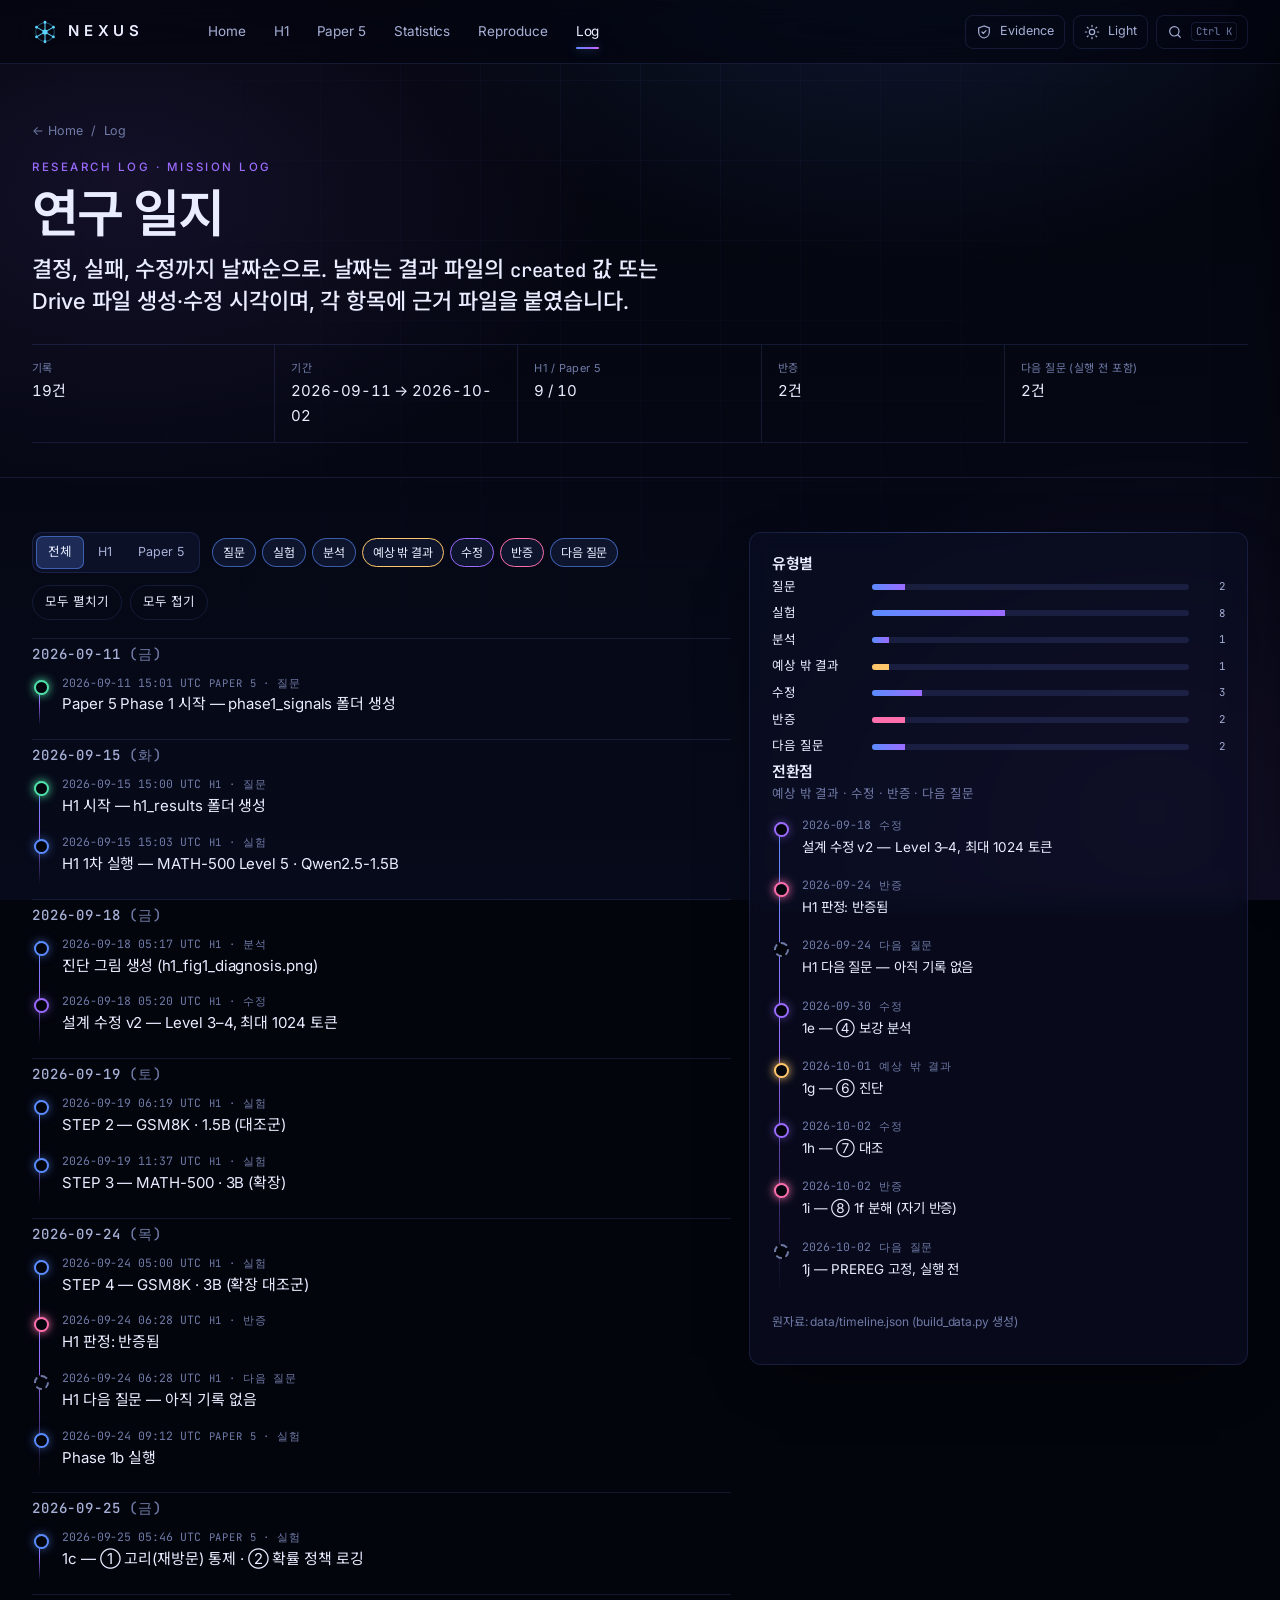
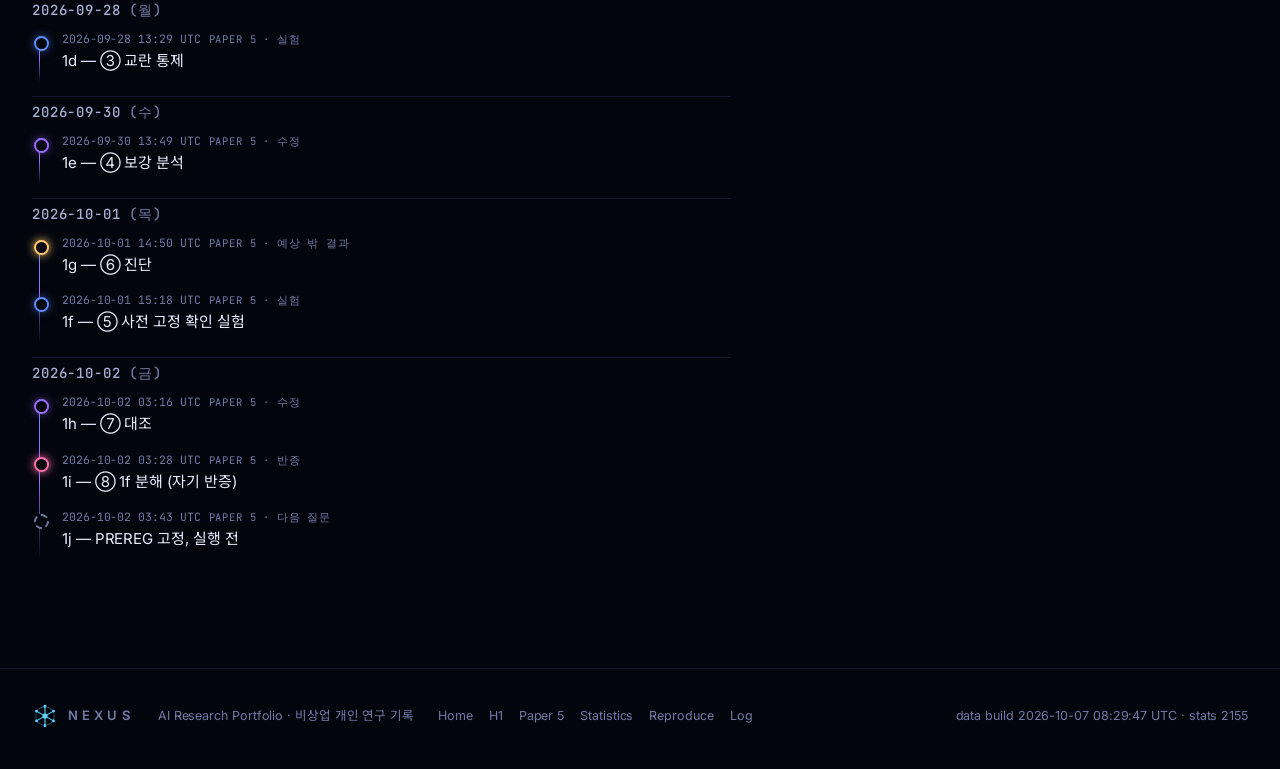
<file: log/index.html>
<!doctype html>
<html lang="ko" class="no-js">
<head>
<meta charset="utf-8">
<meta name="viewport" content="width=device-width, initial-scale=1">
<title>Research Log — NEXUS</title>
<meta name="description" content="NEXUS 연구 일지: H1 과 Paper 5 의 질문·실험·분석·예상 밖 결과·수정·반증·다음 질문을 날짜순으로. 각 항목은 원본 파일과 연결됩니다.">
<meta name="theme-color" content="#03050d">
<link rel="icon" href="../assets/img/favicon.svg" type="image/svg+xml">
<link rel="preconnect" href="https://fonts.googleapis.com"><link rel="preconnect" href="https://fonts.gstatic.com" crossorigin>
<link href="https://fonts.googleapis.com/css2?family=Inter:wght@300;400;500;600&family=JetBrains+Mono:wght@400;500&family=Noto+Sans+KR:wght@300;400;500;600&display=swap" rel="stylesheet">
<link rel="stylesheet" href="../assets/css/nexus.css">
<script>try{document.documentElement.dataset.theme=localStorage.getItem("nexus-theme")||"dark"}catch(e){document.documentElement.dataset.theme="dark"}try{if(!sessionStorage.getItem("nx-seen"))document.documentElement.classList.add("nx-first")}catch(e){document.documentElement.classList.add("nx-first")}</script>
</head>
<body data-root="../" data-page="log">
<div class="nx-loader" id="nx-loader" role="status" aria-live="polite" aria-label="NEXUS 불러오는 중"><div class="ld-box"><canvas class="ld-net" aria-hidden="true"></canvas><div class="ld-brand"><svg viewBox="0 0 32 32" fill="none" aria-hidden="true"><g stroke="#8f7bff" stroke-width="1.3"><path d="M16 4v24M5.6 10l20.8 12M26.4 10 5.6 22"/><circle cx="16" cy="16" r="11.5" stroke-opacity=".35"/></g><g fill="#59d6ff"><circle cx="16" cy="16" r="3.2"/></g></svg><span>NEXUS</span></div><div class="ld-bar"><i id="ld-fill"></i></div><div class="ld-row"><span id="ld-msg">연구 데이터를 불러오는 중</span><span id="ld-pct" class="mono">0%</span></div><ul class="ld-files mono" id="ld-files"></ul><button class="ld-skip" type="button" id="ld-skip">건너뛰기</button></div></div>
<noscript><style>.nx-loader{display:none!important}</style></noscript>
<a class="skip" href="#main">본문으로 건너뛰기</a>
<header id="nav"><noscript><nav class="wrap"><a href="../">NEXUS</a> · <a href="../h1/">H1</a> · <a href="../paper5/">Paper 5</a></nav></noscript></header>

<main id="main">
  <section class="page-hero" aria-labelledby="log-title">
    <div class="wrap">
      <div class="crumb"><a href="../">← Home</a><span>/</span><span>Log</span></div>
      <div class="kicker v">Research Log · Mission Log</div>
      <h1 class="h-display" id="log-title" style="font-size:clamp(32px,4vw,52px);margin-top:10px">연구 일지</h1>
      <p class="q">결정, 실패, 수정까지 날짜순으로. 날짜는 결과 파일의 <code>created</code> 값 또는 Drive 파일 생성·수정 시각이며, 각 항목에 근거 파일을 붙였습니다.</p>
      <div class="meta-row" id="log-meta"></div>
    </div>
  </section>

  <section class="rsec" id="journal"><div class="wrap">
    <div class="grid g-12-5" style="align-items:start">
      <div>
        <div class="log-filters no-print" role="group" aria-label="일지 필터">
          <div class="seg" id="f-proj" role="radiogroup" aria-label="프로젝트"><button role="radio" aria-pressed="true" aria-checked="true" data-v="">전체</button><button role="radio" aria-pressed="false" aria-checked="false" data-v="h1">H1</button><button role="radio" aria-pressed="false" aria-checked="false" data-v="paper5">Paper 5</button></div>
          <div class="chips" id="f-type" aria-label="유형"></div>
          <div style="display:flex;gap:8px"><button class="btn sm ghost" type="button" id="expand-all">모두 펼치기</button><button class="btn sm ghost" type="button" id="collapse-all">모두 접기</button></div>
        </div>
        <div id="log-days" style="margin-top:18px" aria-live="polite"></div>
      </div>
      <aside class="panel log-side">
        <h3 style="margin-top:0">유형별</h3>
        <div id="type-summary"></div>
        <h3>전환점</h3>
        <p class="faint" style="font-size:12.5px;margin-top:0">예상 밖 결과 · 수정 · 반증 · 다음 질문</p>
        <ol class="tl" id="turning"></ol>
        <p class="faint" style="font-size:12px;margin-top:14px">원자료: <a href="../data/timeline.json" download>data/timeline.json</a> (build_data.py 생성)</p>
      </aside>
    </div>
  </div></section>
</main>
<footer id="footer"></footer>
<script src="../assets/js/core.js" defer></script>
<script src="../assets/js/components.js" defer></script>
<script src="../assets/js/log.js" defer></script>
</body>
</html>
</file>
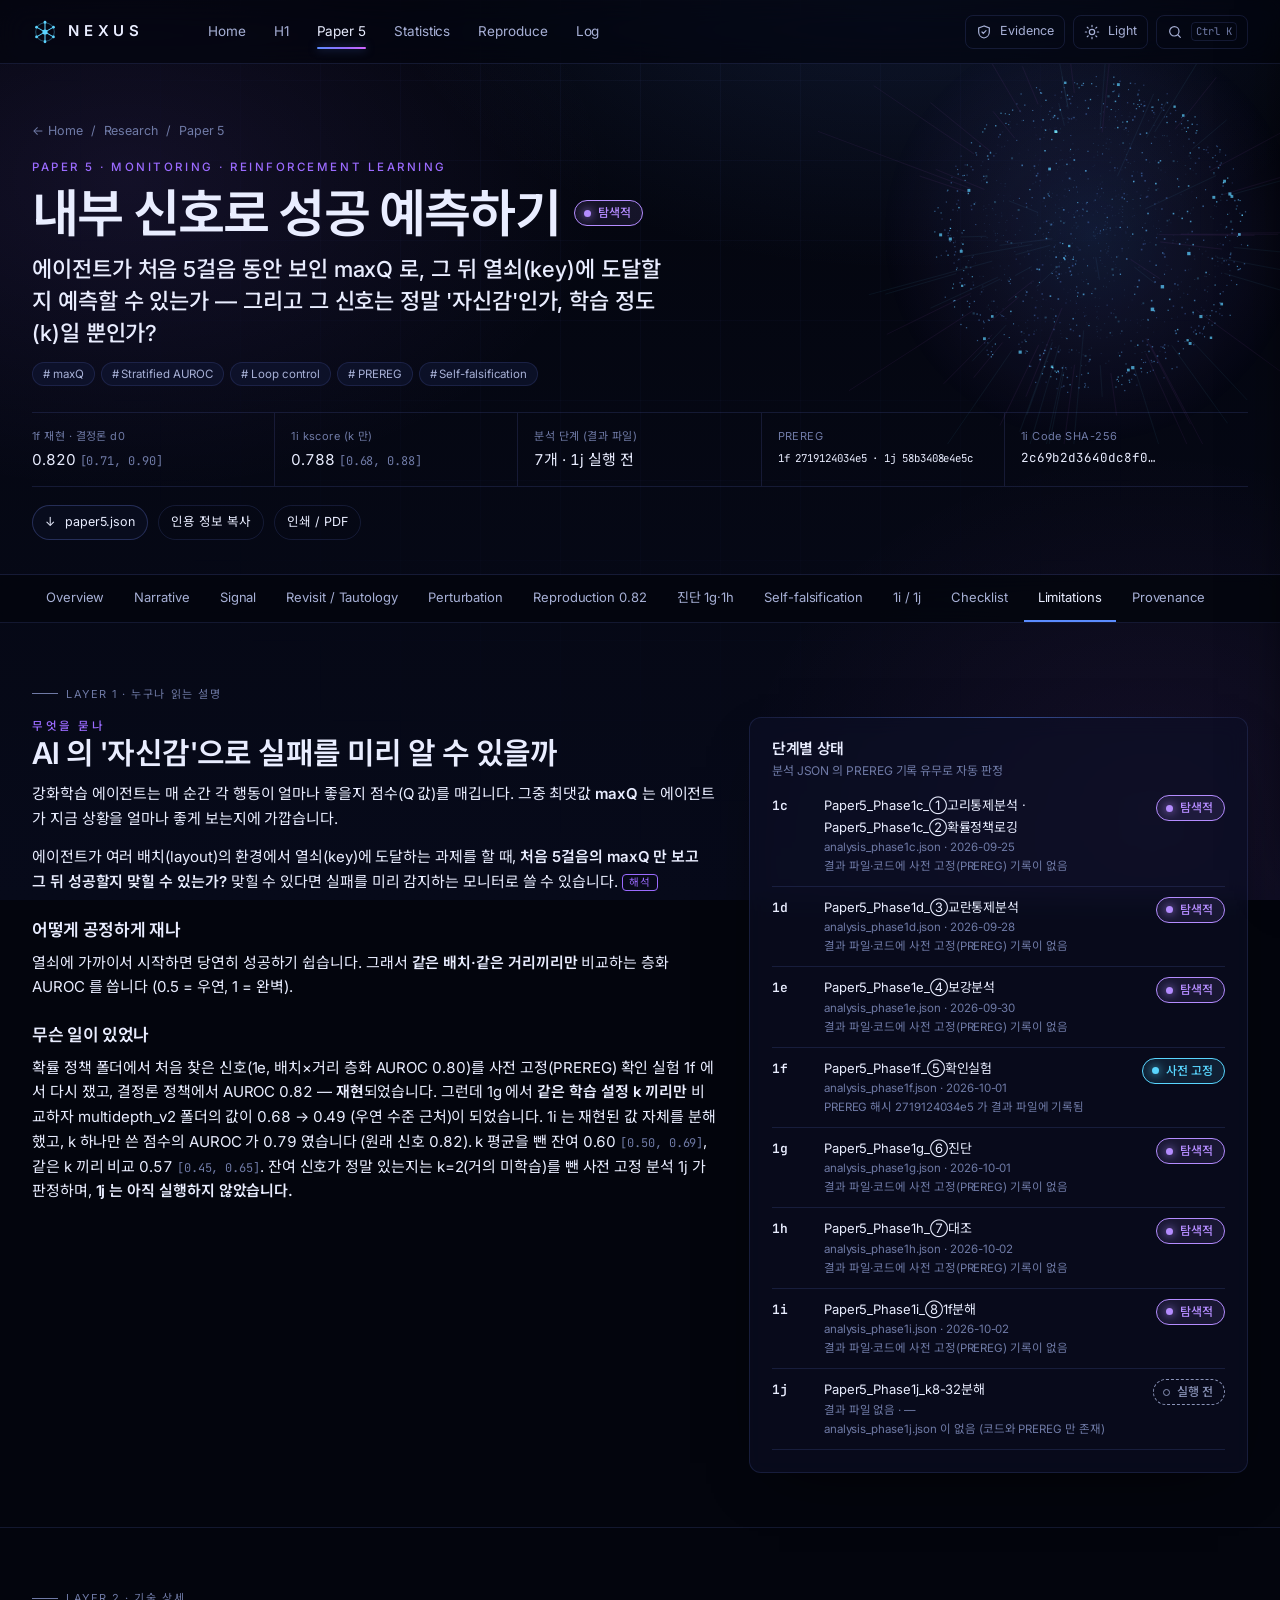
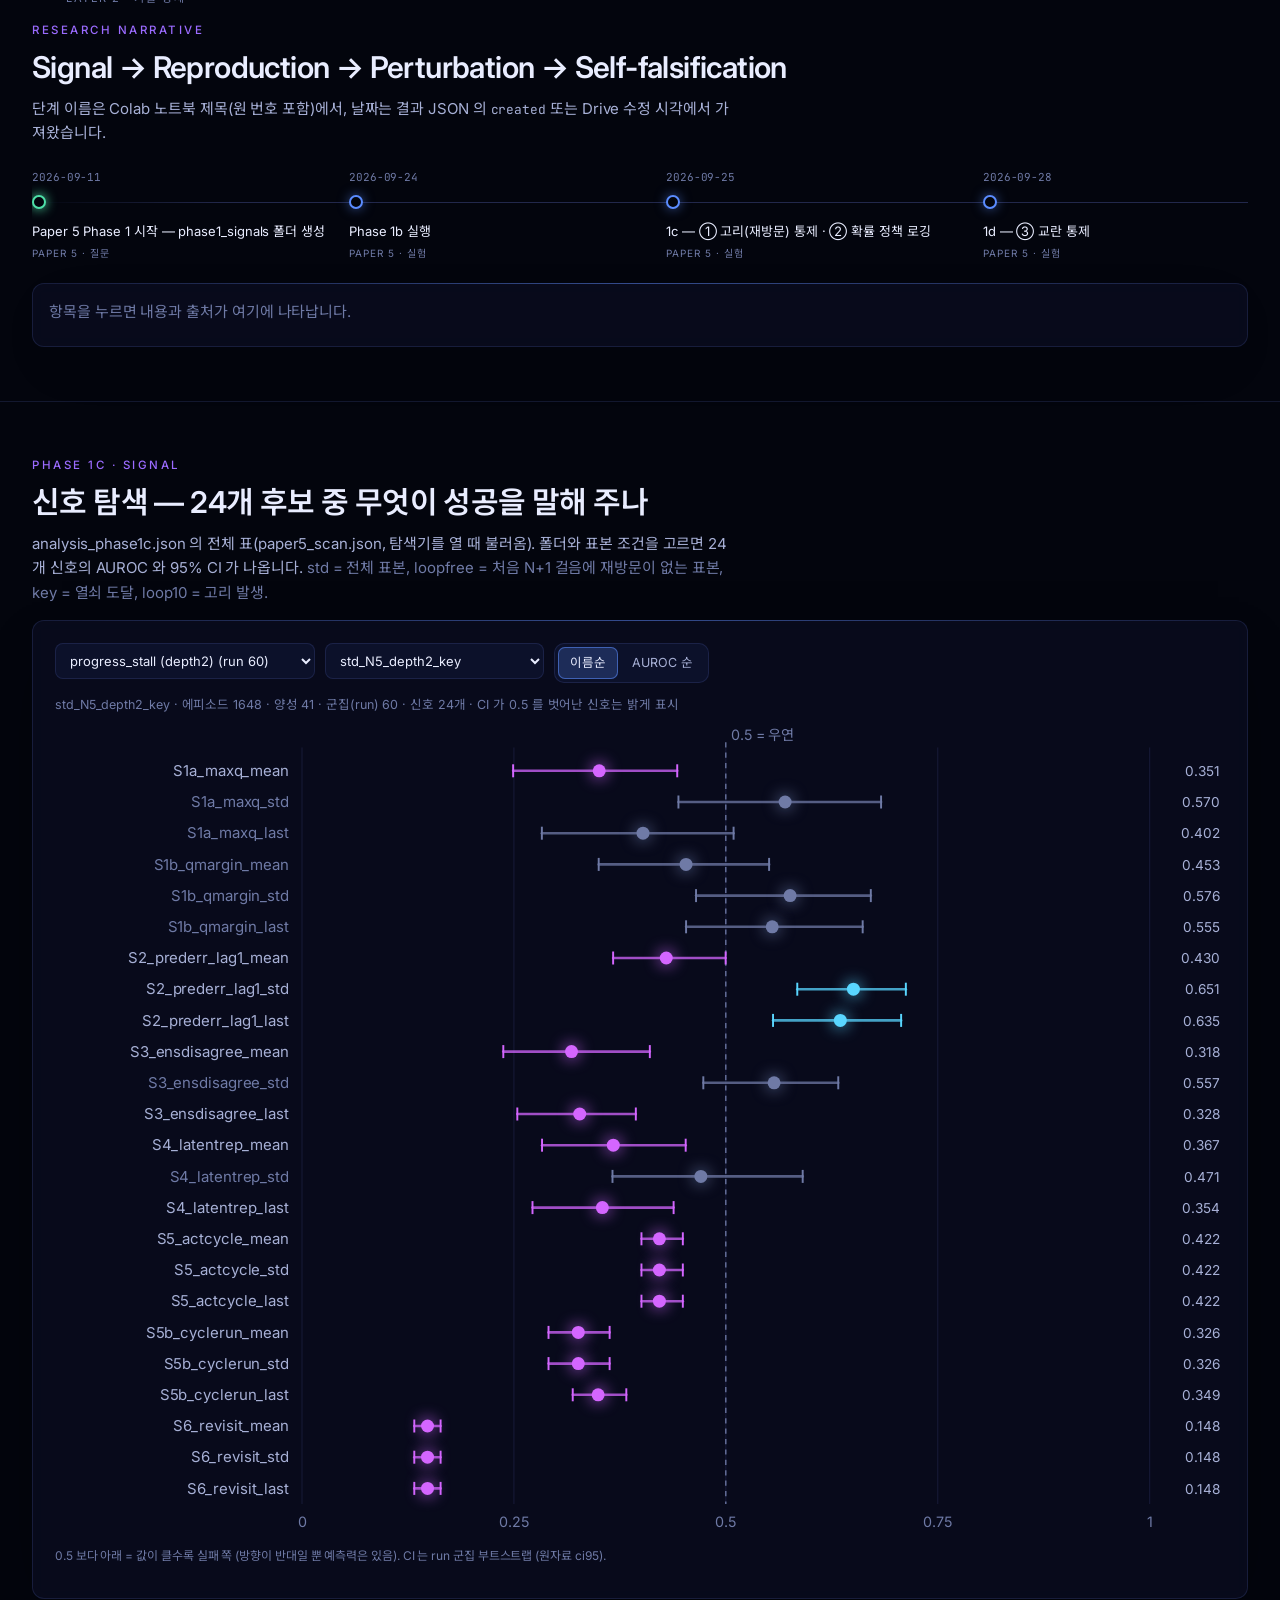
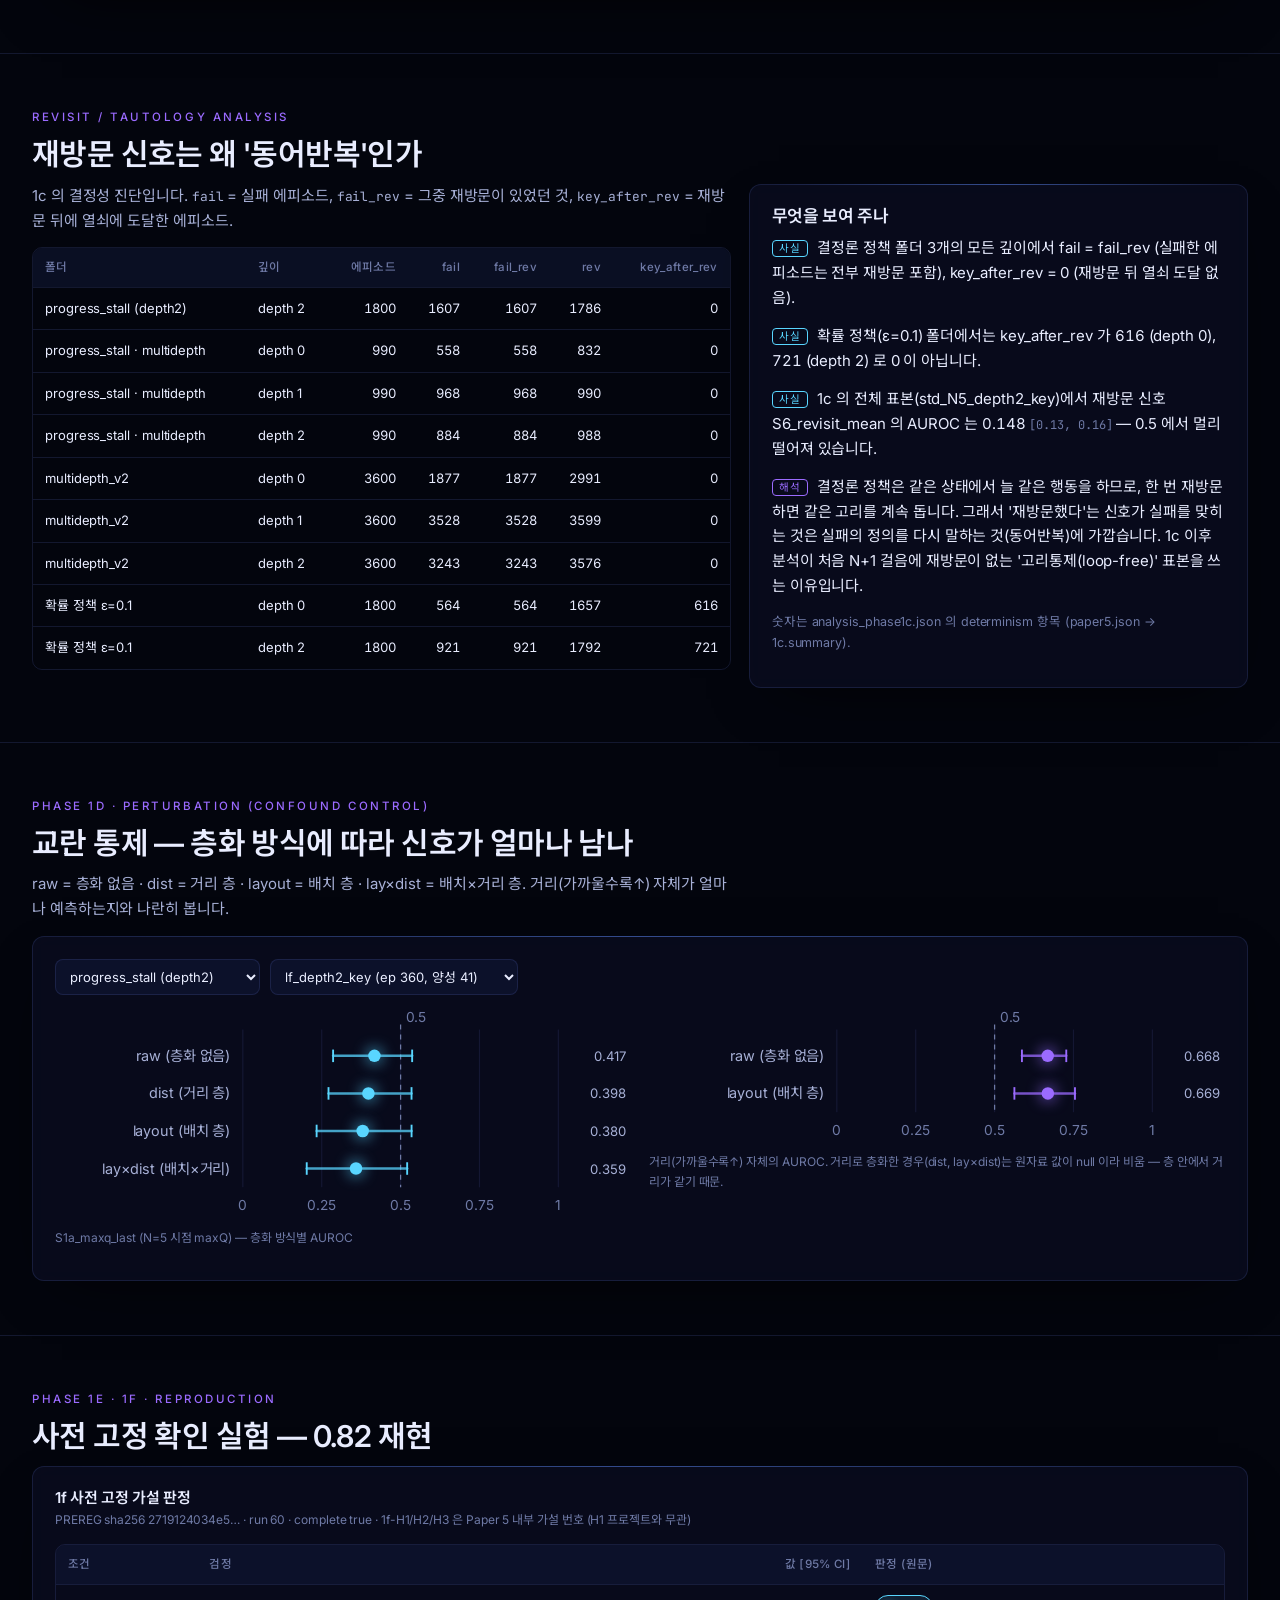
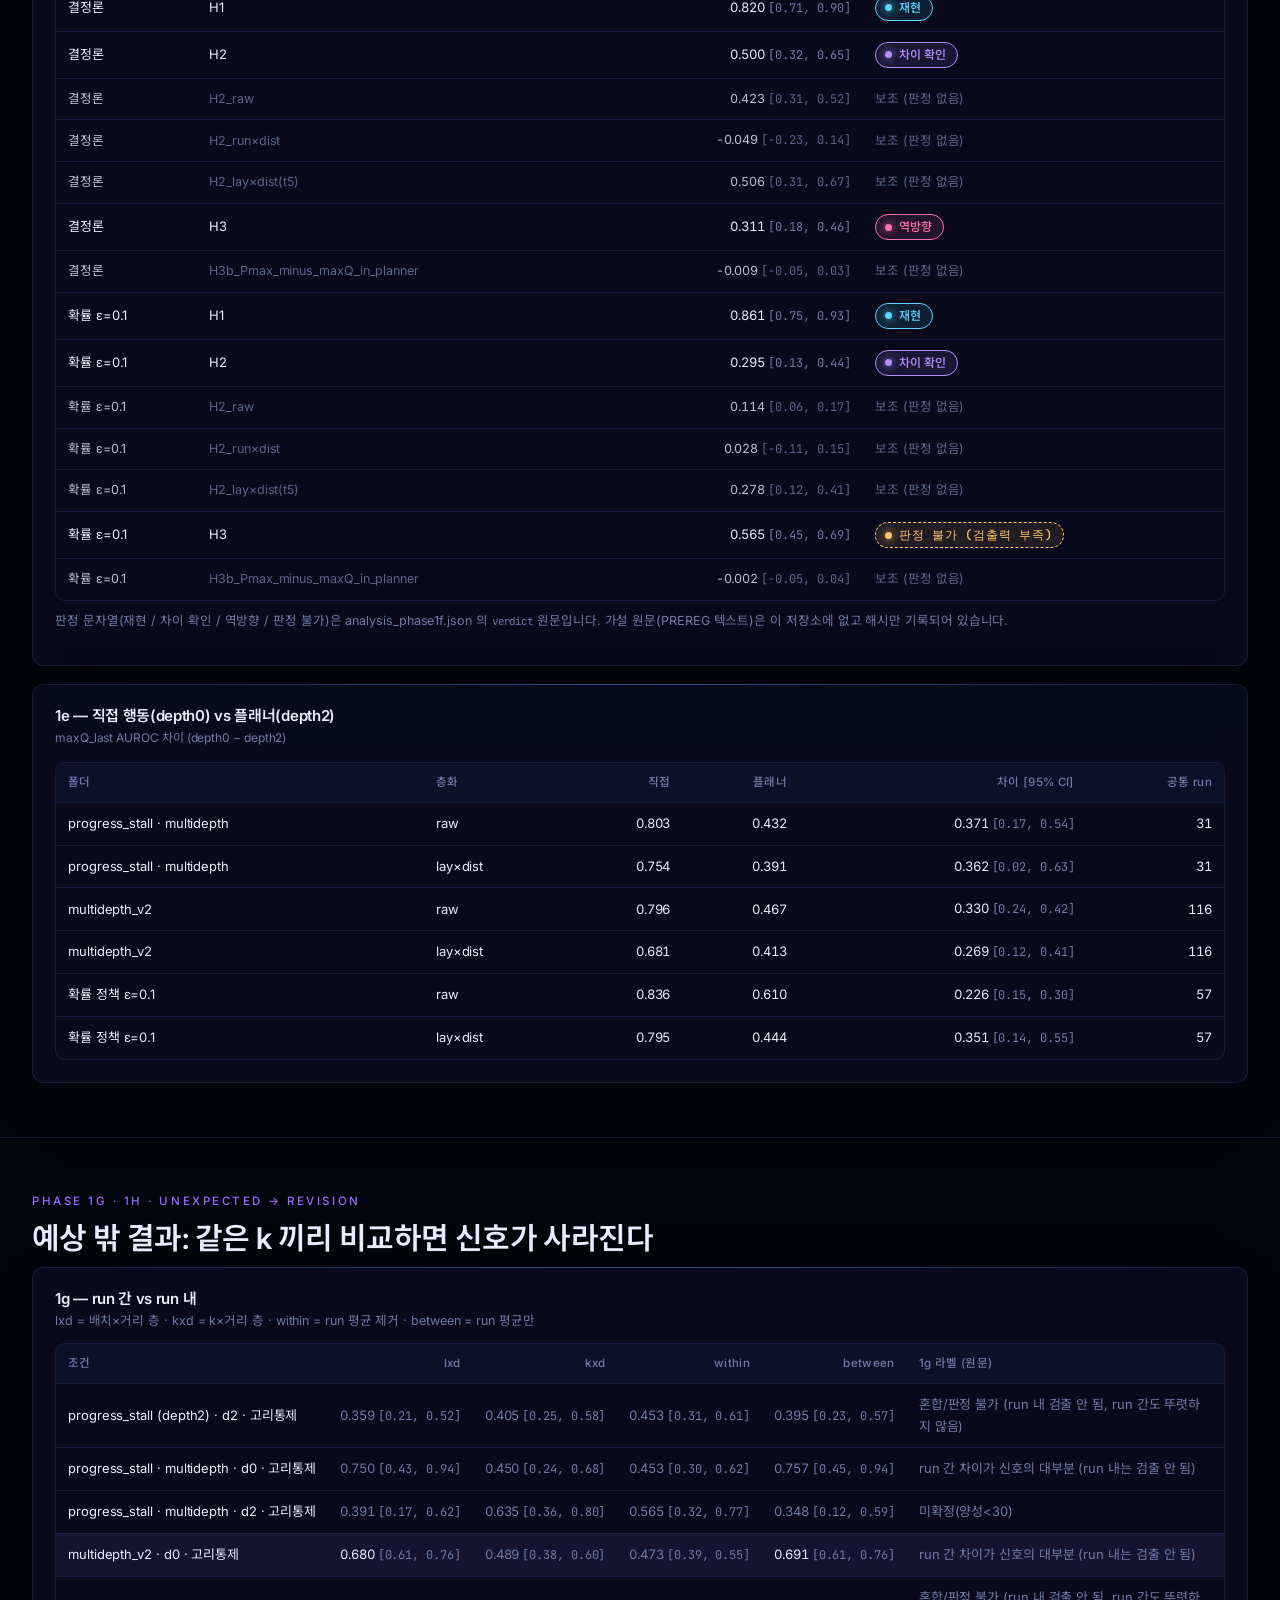
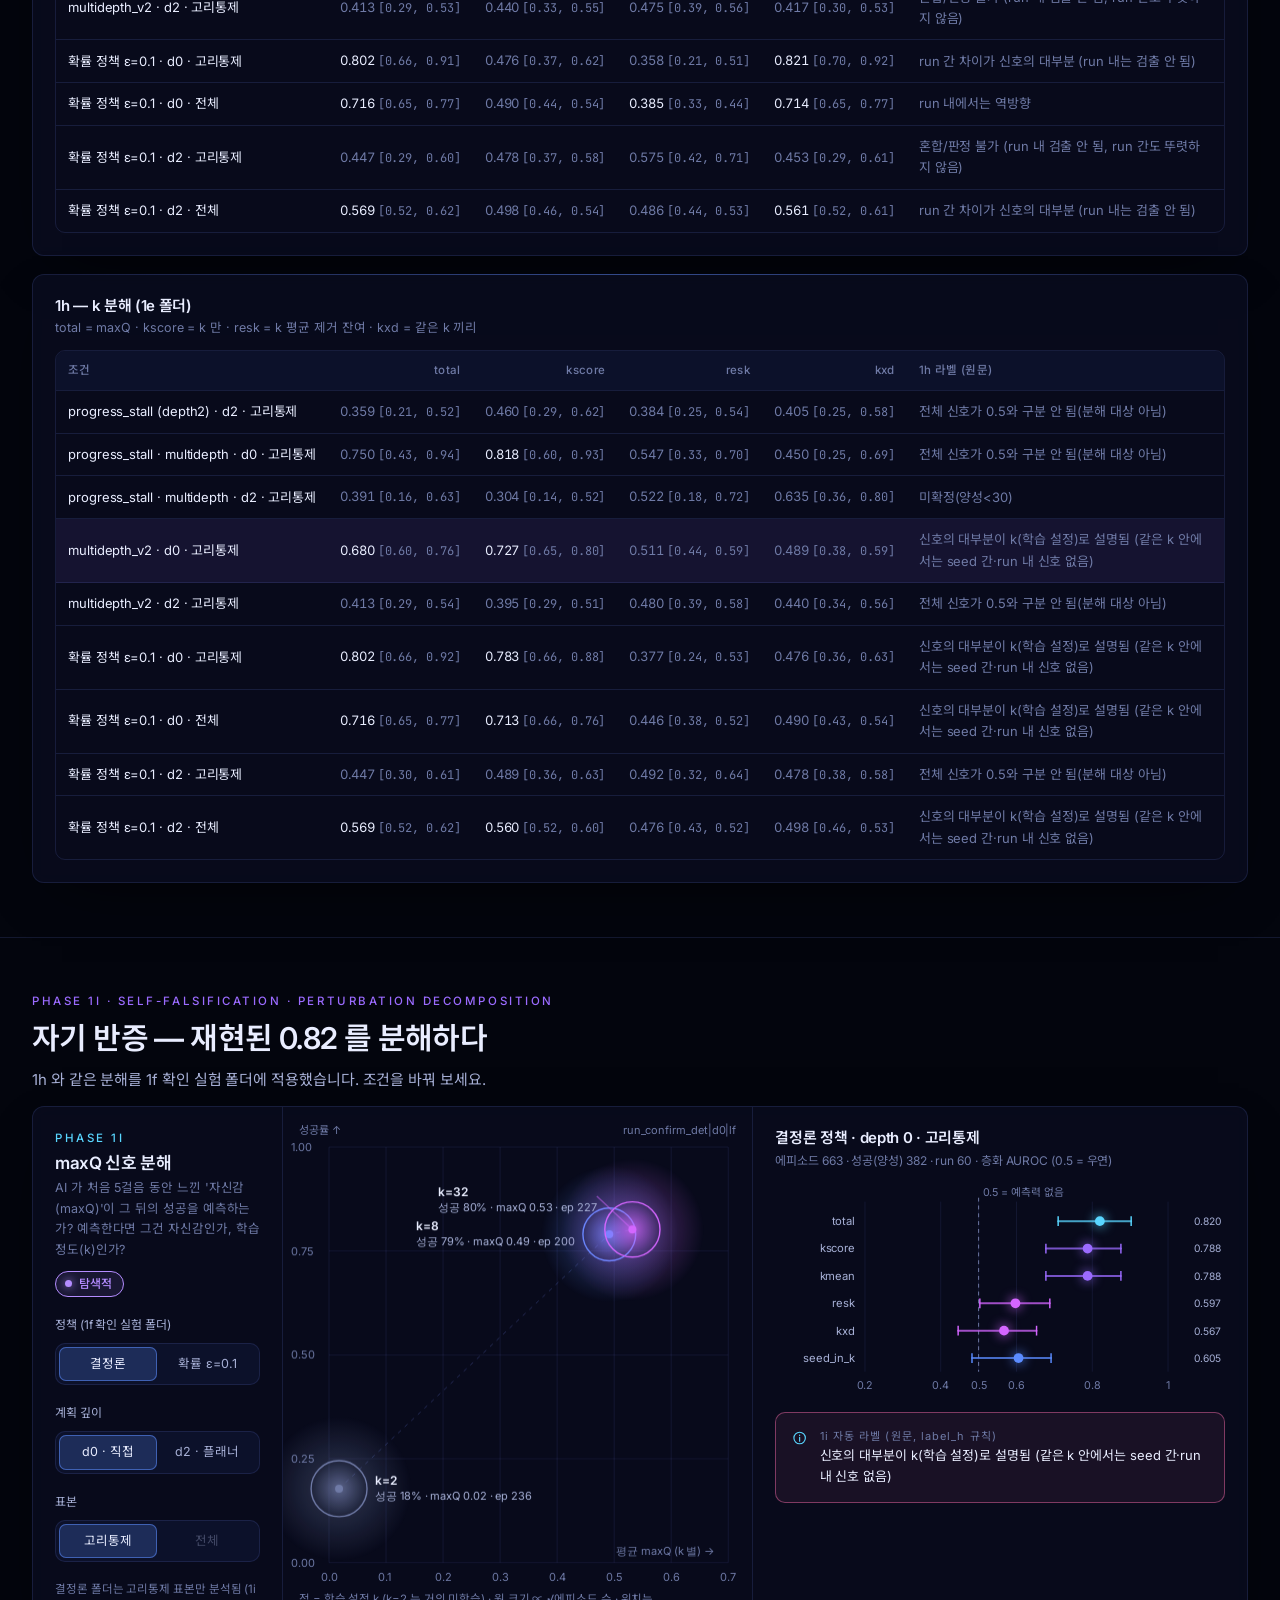
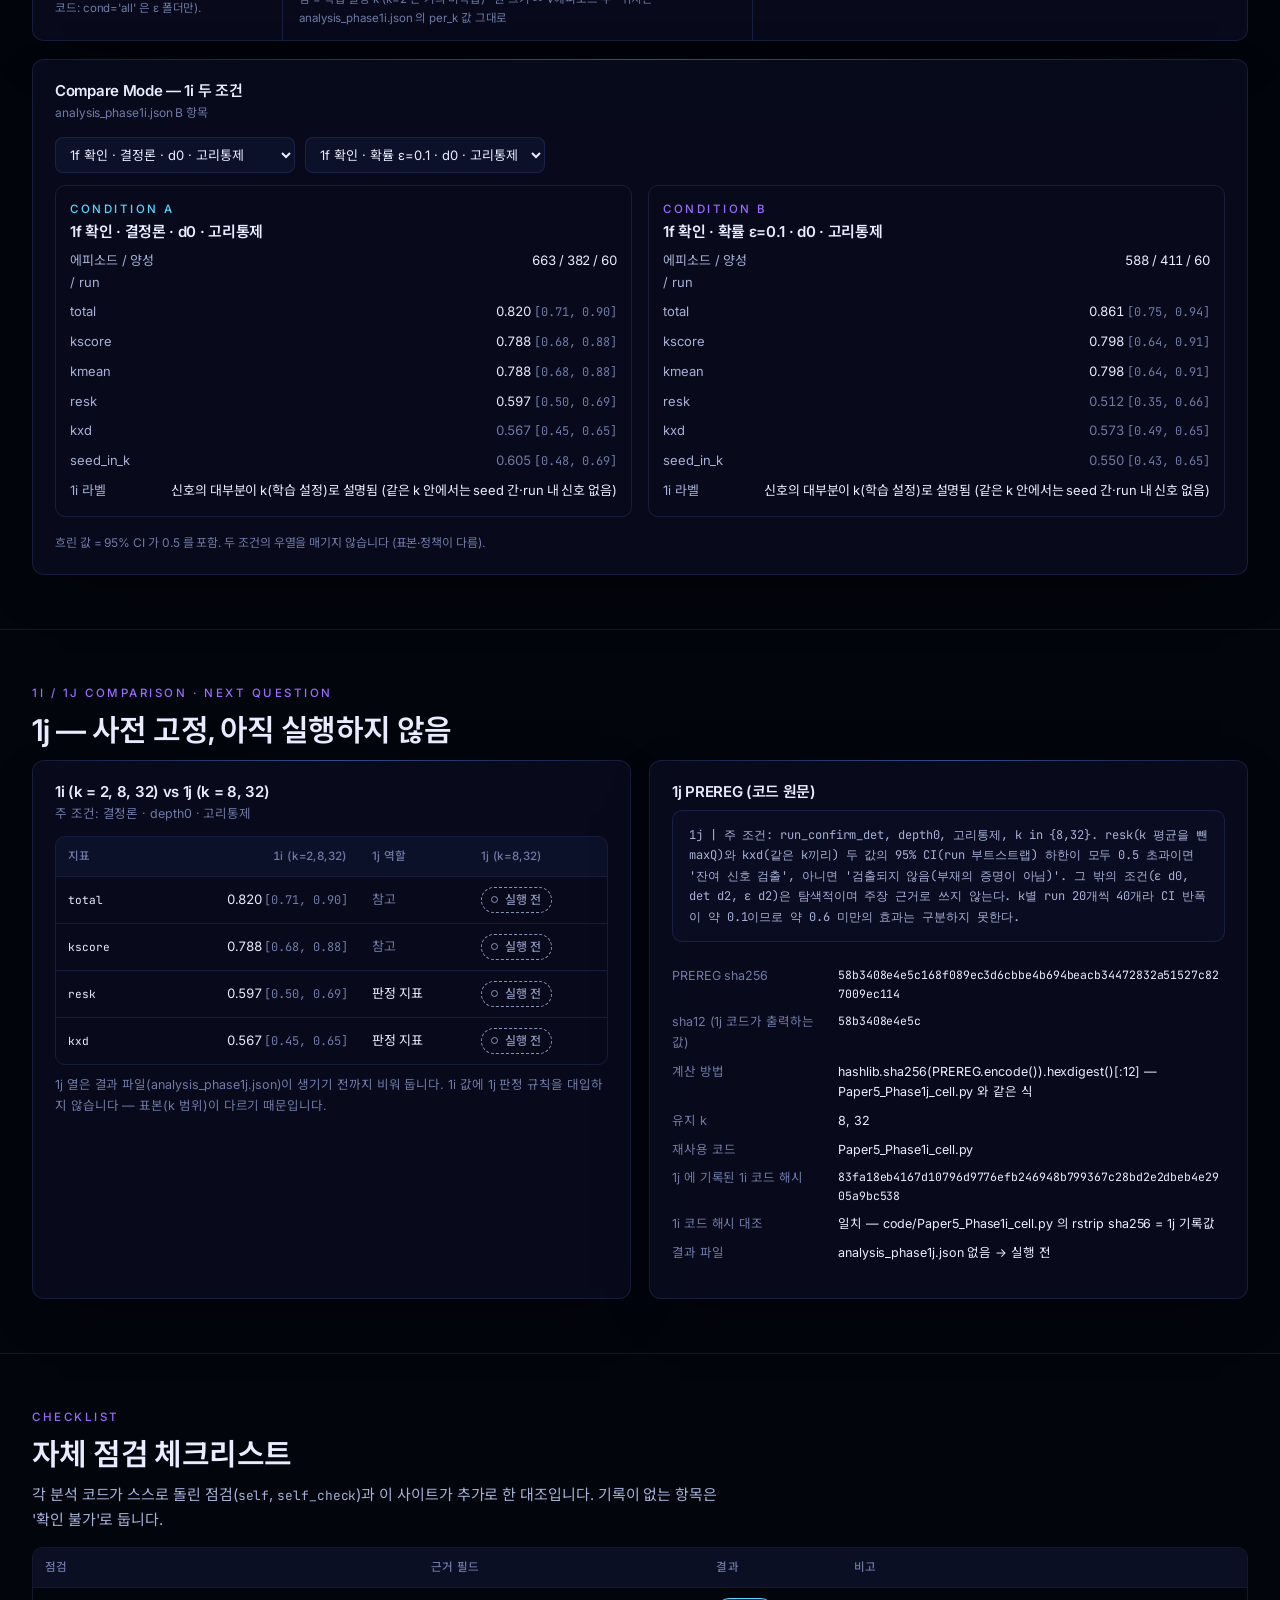
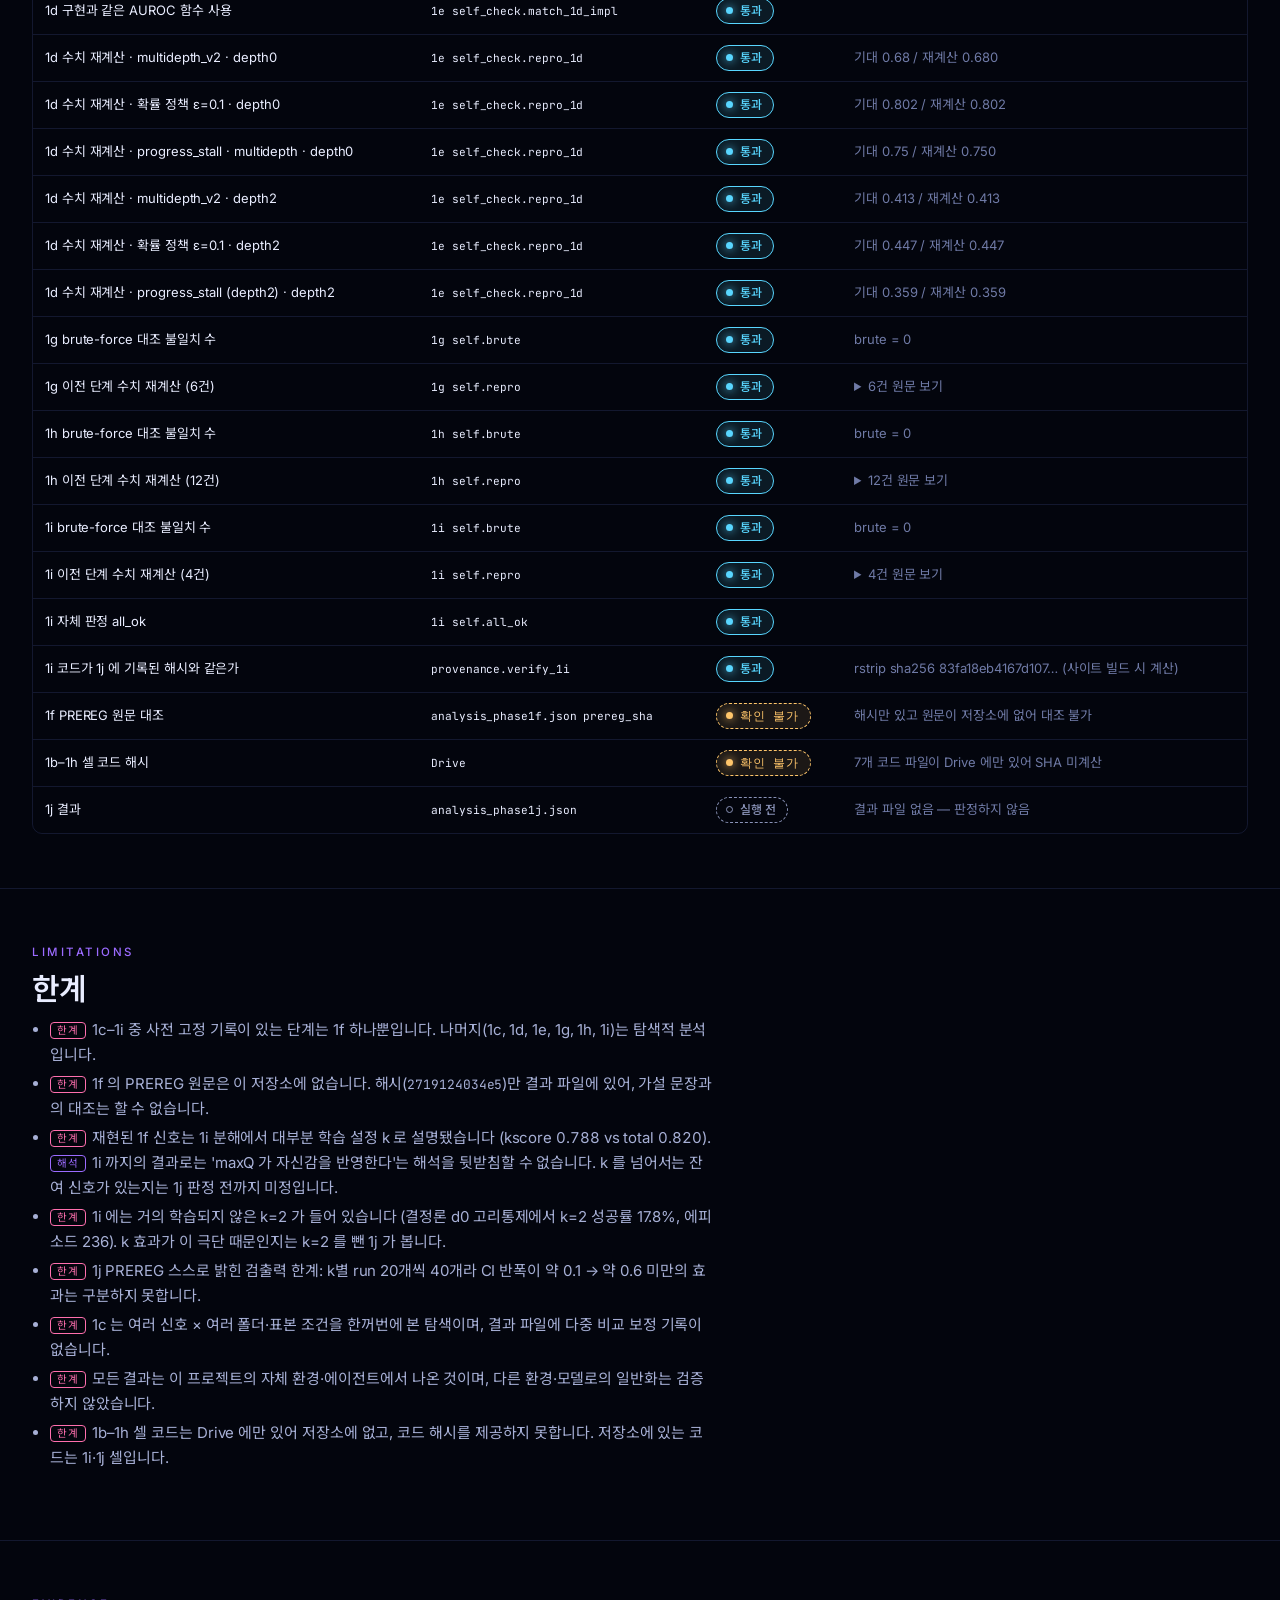
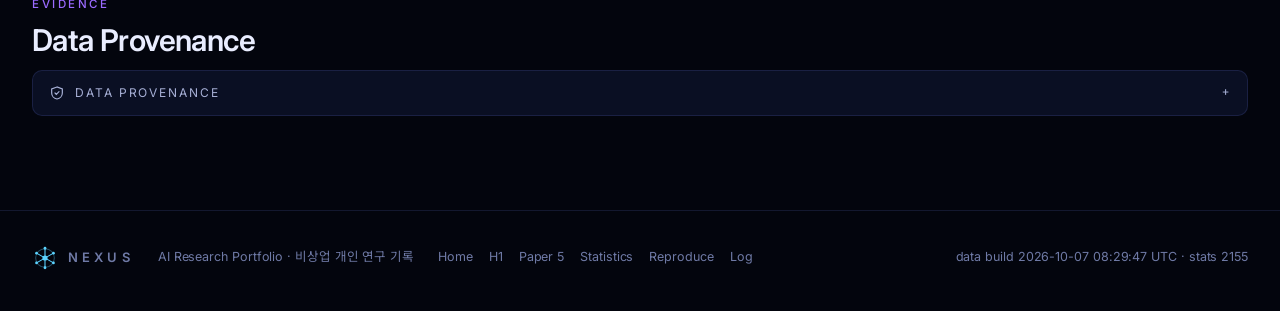
<file: paper5/index.html>
<!doctype html>
<html lang="ko" class="no-js">
<head>
<meta charset="utf-8">
<meta name="viewport" content="width=device-width, initial-scale=1">
<title>Paper 5 · 내부 신호 모니터링 — NEXUS</title>
<meta name="description" content="Paper 5: 강화학습 에이전트의 maxQ 가 성공을 예측하는가. 신호 탐색, 재방문 동어반복, 교란 통제, 사전 고정 재현(0.82), 자기 반증(1i 분해), 1j 실행 전.">
<meta name="theme-color" content="#03050d">
<link rel="icon" href="../assets/img/favicon.svg" type="image/svg+xml">
<link rel="preconnect" href="https://fonts.googleapis.com"><link rel="preconnect" href="https://fonts.gstatic.com" crossorigin>
<link href="https://fonts.googleapis.com/css2?family=Inter:wght@300;400;500;600&family=JetBrains+Mono:wght@400;500&family=Noto+Sans+KR:wght@300;400;500;600&display=swap" rel="stylesheet">
<link rel="stylesheet" href="../assets/css/nexus.css">
<script>try{document.documentElement.dataset.theme=localStorage.getItem("nexus-theme")||"dark"}catch(e){document.documentElement.dataset.theme="dark"}try{if(!sessionStorage.getItem("nx-seen"))document.documentElement.classList.add("nx-first")}catch(e){document.documentElement.classList.add("nx-first")}</script>
</head>
<body data-root="../" data-page="paper5">
<div class="nx-loader" id="nx-loader" role="status" aria-live="polite" aria-label="NEXUS 불러오는 중"><div class="ld-box"><canvas class="ld-net" aria-hidden="true"></canvas><div class="ld-brand"><svg viewBox="0 0 32 32" fill="none" aria-hidden="true"><g stroke="#8f7bff" stroke-width="1.3"><path d="M16 4v24M5.6 10l20.8 12M26.4 10 5.6 22"/><circle cx="16" cy="16" r="11.5" stroke-opacity=".35"/></g><g fill="#59d6ff"><circle cx="16" cy="16" r="3.2"/></g></svg><span>NEXUS</span></div><div class="ld-bar"><i id="ld-fill"></i></div><div class="ld-row"><span id="ld-msg">연구 데이터를 불러오는 중</span><span id="ld-pct" class="mono">0%</span></div><ul class="ld-files mono" id="ld-files"></ul><button class="ld-skip" type="button" id="ld-skip">건너뛰기</button></div></div>
<noscript><style>.nx-loader{display:none!important}</style></noscript>
<a class="skip" href="#main">본문으로 건너뛰기</a>
<header id="nav"><noscript><nav class="wrap"><a href="../">NEXUS</a> · <a href="../h1/">H1</a> · <a href="../statistics/">Statistics</a></nav></noscript></header>

<main id="main">
  <section class="page-hero" aria-labelledby="p5-title">
    <canvas class="bg-viz" id="bg-viz" aria-hidden="true"></canvas>
    <div class="wrap">
      <div class="crumb"><a href="../">← Home</a><span>/</span><span>Research</span><span>/</span><span>Paper 5</span></div>
      <div class="kicker v">Paper 5 · Monitoring · Reinforcement Learning</div>
      <div class="title-row" style="margin-top:10px">
        <h1 class="h-display" id="p5-title" style="font-size:clamp(32px,4vw,52px)">내부 신호로 성공 예측하기</h1>
        <span id="p5-badge"></span>
      </div>
      <p class="q">에이전트가 처음 5걸음 동안 보인 maxQ 로, 그 뒤 열쇠(key)에 도달할지 예측할 수 있는가 — 그리고 그 신호는 정말 '자신감'인가, 학습 정도(k)일 뿐인가?</p>
      <div class="tag-row"><span class="tag"># maxQ</span><span class="tag"># Stratified AUROC</span><span class="tag"># Loop control</span><span class="tag"># PREREG</span><span class="tag"># Self-falsification</span></div>
      <div class="meta-row" id="p5-meta"></div>
      <div style="display:flex;gap:10px;flex-wrap:wrap;margin-top:18px" class="no-print">
        <a class="btn sm" href="../data/paper5.json" download><span aria-hidden="true">↓</span> paper5.json</a>
        <button class="btn sm ghost" type="button" id="cite-btn">인용 정보 복사</button>
        <button class="btn sm ghost" type="button" onclick="window.print()">인쇄 / PDF</button>
      </div>
    </div>
  </section>

  <nav class="subnav no-print" aria-label="Paper 5 섹션"><div class="wrap">
    <a href="#question">Overview</a><a href="#narrative">Narrative</a><a href="#phase-1c">Signal</a><a href="#tautology">Revisit / Tautology</a><a href="#phase-1d">Perturbation</a><a href="#phase-1f">Reproduction 0.82</a><a href="#phase-1g">진단 1g·1h</a><a href="#phase-1i">Self-falsification</a><a href="#phase-1j">1i / 1j</a><a href="#checklist">Checklist</a><a href="#limits">Limitations</a><a href="#provenance">Provenance</a>
  </div></nav>

  <section class="rsec" id="question"><div class="wrap">
    <div class="layer-tag">Layer 1 · 누구나 읽는 설명</div>
    <div class="grid g-12-5">
      <div class="prose">
        <div class="kicker v">무엇을 묻나</div>
        <h2>AI 의 '자신감'으로 실패를 미리 알 수 있을까</h2>
        <p>강화학습 에이전트는 매 순간 각 행동이 얼마나 좋을지 점수(Q 값)를 매깁니다. 그중 최댓값 <strong>maxQ</strong> 는 에이전트가 지금 상황을 얼마나 좋게 보는지에 가깝습니다.</p>
        <p>에이전트가 여러 배치(layout)의 환경에서 열쇠(key)에 도달하는 과제를 할 때, <strong>처음 5걸음의 maxQ 만 보고 그 뒤 성공할지 맞힐 수 있는가?</strong> 맞힐 수 있다면 실패를 미리 감지하는 모니터로 쓸 수 있습니다. <span class="interp">해석</span></p>
        <h3>어떻게 공정하게 재나</h3>
        <p>열쇠에 가까이서 시작하면 당연히 성공하기 쉽습니다. 그래서 <strong>같은 배치·같은 거리끼리만</strong> 비교하는 층화 AUROC 를 씁니다 (0.5 = 우연, 1 = 완벽).</p>
        <h3>무슨 일이 있었나</h3>
        <p id="p5-plain"></p>
      </div>
      <div class="panel">
        <div class="panel-title"><div><h3>단계별 상태</h3><div class="sub">분석 JSON 의 PREREG 기록 유무로 자동 판정</div></div></div>
        <div id="phase-status"></div>
      </div>
    </div>
  </div></section>

  <section class="rsec" id="narrative"><div class="wrap">
    <div class="layer-tag">Layer 2 · 기술 상세</div>
    <div class="kicker v">Research narrative</div>
    <h2>Signal → Reproduction → Perturbation → Self-falsification</h2>
    <p class="muted" style="max-width:78ch">단계 이름은 Colab 노트북 제목(원 번호 포함)에서, 날짜는 결과 JSON 의 <code>created</code> 또는 Drive 수정 시각에서 가져왔습니다.</p>
    <div id="p5-htl" style="margin-top:14px"></div>
  </div></section>

  <section class="rsec" id="phase-1c"><div class="wrap">
    <div class="kicker v">Phase 1c · Signal</div>
    <h2>신호 탐색 — 24개 후보 중 무엇이 성공을 말해 주나</h2>
    <p class="muted" style="max-width:78ch">analysis_phase1c.json 의 전체 표(paper5_scan.json, 탐색기를 열 때 불러옴). 폴더와 표본 조건을 고르면 24개 신호의 AUROC 와 95% CI 가 나옵니다. <span class="faint">std = 전체 표본, loopfree = 처음 N+1 걸음에 재방문이 없는 표본, key = 열쇠 도달, loop10 = 고리 발생.</span></p>
    <div class="panel" style="margin-top:14px">
      <div style="display:flex;gap:10px;flex-wrap:wrap;margin-bottom:12px" class="no-print">
        <select class="field" id="scan-folder" aria-label="폴더"></select>
        <select class="field" id="scan-group" aria-label="표본 조건"></select>
        <div class="seg" role="group" aria-label="정렬"><button aria-pressed="true" data-s="name">이름순</button><button aria-pressed="false" data-s="v">AUROC 순</button></div>
      </div>
      <div class="sub faint" id="scan-meta" style="font-size:12.5px;margin-bottom:8px"></div>
      <div class="chart" id="scan-chart"><p class="faint">불러오는 중…</p></div>
    </div>
  </div></section>

  <section class="rsec" id="tautology"><div class="wrap">
    <div class="kicker v">Revisit / tautology analysis</div>
    <h2>재방문 신호는 왜 '동어반복'인가</h2>
    <div class="grid g-12-5">
      <div>
        <p class="muted">1c 의 결정성 진단입니다. <code>fail</code> = 실패 에피소드, <code>fail_rev</code> = 그중 재방문이 있었던 것, <code>key_after_rev</code> = 재방문 뒤에 열쇠에 도달한 에피소드.</p>
        <div class="table-wrap" style="margin-top:12px"><table class="t" id="det-table"></table></div>
      </div>
      <div class="panel prose" id="taut-notes" style="max-width:none"></div>
    </div>
  </div></section>

  <section class="rsec" id="phase-1d"><div class="wrap">
    <div class="kicker v">Phase 1d · Perturbation (confound control)</div>
    <h2>교란 통제 — 층화 방식에 따라 신호가 얼마나 남나</h2>
    <p class="muted" style="max-width:78ch">raw = 층화 없음 · dist = 거리 층 · layout = 배치 층 · lay×dist = 배치×거리 층. 거리(가까울수록↑) 자체가 얼마나 예측하는지와 나란히 봅니다.</p>
    <div class="panel" style="margin-top:14px">
      <div style="display:flex;gap:10px;flex-wrap:wrap;margin-bottom:12px" class="no-print"><select class="field" id="pert-folder" aria-label="폴더"></select><select class="field" id="pert-group" aria-label="그룹"></select></div>
      <div class="grid g2"><div class="chart" id="pert-maxq"></div><div class="chart" id="pert-dist"></div></div>
    </div>
  </div></section>

  <section class="rsec" id="phase-1f"><div class="wrap">
    <div class="kicker v">Phase 1e · 1f · Reproduction</div>
    <h2>사전 고정 확인 실험 — 0.82 재현</h2>
    <div class="grid" style="grid-template-columns:minmax(0,1fr);gap:18px">
      <div class="panel"><div class="panel-title"><div><h3>1f 사전 고정 가설 판정</h3><div class="sub" id="f-prereg"></div></div></div><div class="table-wrap"><table class="t" id="f-tests"></table></div>
        <p class="faint" style="font-size:12.5px;margin-top:10px">판정 문자열(재현 / 차이 확인 / 역방향 / 판정 불가)은 analysis_phase1f.json 의 <code>verdict</code> 원문입니다. 가설 원문(PREREG 텍스트)은 이 저장소에 없고 해시만 기록되어 있습니다.</p></div>
      <div class="panel"><div class="panel-title"><div><h3>1e — 직접 행동(depth0) vs 플래너(depth2)</h3><div class="sub">maxQ_last AUROC 차이 (depth0 − depth2)</div></div></div><div class="table-wrap"><table class="t" id="e-diffs"></table></div></div>
    </div>
  </div></section>

  <section class="rsec" id="phase-1g"><div class="wrap">
    <div class="kicker v">Phase 1g · 1h · Unexpected → Revision</div>
    <h2>예상 밖 결과: 같은 k 끼리 비교하면 신호가 사라진다</h2>
    <div class="grid" style="grid-template-columns:minmax(0,1fr);gap:18px">
      <div class="panel"><h3>1g — run 간 vs run 내</h3><p class="faint" style="font-size:12.5px">lxd = 배치×거리 층 · kxd = k×거리 층 · within = run 평균 제거 · between = run 평균만</p><div class="table-wrap" style="margin-top:10px"><table class="t" id="g-table"></table></div></div>
      <div class="panel"><h3>1h — k 분해 (1e 폴더)</h3><p class="faint" style="font-size:12.5px">total = maxQ · kscore = k 만 · resk = k 평균 제거 잔여 · kxd = 같은 k 끼리</p><div class="table-wrap" style="margin-top:10px"><table class="t" id="h-table"></table></div></div>
    </div>
  </div></section>

  <section class="rsec" id="phase-1i"><div class="wrap">
    <div class="kicker v">Phase 1i · Self-falsification · Perturbation decomposition</div>
    <h2>자기 반증 — 재현된 0.82 를 분해하다</h2>
    <p class="muted" style="max-width:78ch">1h 와 같은 분해를 1f 확인 실험 폴더에 적용했습니다. 조건을 바꿔 보세요.</p>
    <div class="panel lab" style="margin-top:14px">
      <div class="ctrl" id="lab-ctrl"></div>
      <div class="stage"><div class="stage-top"><span>성공률 ↑</span><span id="lab-key"></span></div><canvas id="lab-canvas" role="img" aria-label="학습 설정 k 별 평균 maxQ 와 성공률"></canvas><div class="stage-cap" id="lab-cap"></div></div>
      <div class="lab-out" id="lab-out"></div>
    </div>
    <div class="panel" style="margin-top:18px"><div class="panel-title"><div><h3>Compare Mode — 1i 두 조건</h3><div class="sub">analysis_phase1i.json B 항목</div></div></div>
      <div style="display:flex;gap:10px;flex-wrap:wrap;margin-bottom:12px" class="no-print"><select class="field" id="cmp-a" aria-label="비교 A"></select><select class="field" id="cmp-b" aria-label="비교 B"></select></div>
      <div class="compare" id="cmp-out"></div></div>
  </div></section>

  <section class="rsec" id="phase-1j"><div class="wrap">
    <div class="kicker v">1i / 1j comparison · Next question</div>
    <h2>1j — 사전 고정, 아직 실행하지 않음</h2>
    <div class="grid g2">
      <div class="panel"><h3>1i (k = 2, 8, 32) vs 1j (k = 8, 32)</h3><p class="faint" style="font-size:12.5px">주 조건: 결정론 · depth0 · 고리통제</p><div class="table-wrap" style="margin-top:10px"><table class="t" id="ij-table"></table></div>
        <p class="faint" style="font-size:12.5px;margin-top:10px">1j 열은 결과 파일(analysis_phase1j.json)이 생기기 전까지 비워 둡니다. 1i 값에 1j 판정 규칙을 대입하지 않습니다 — 표본(k 범위)이 다르기 때문입니다.</p></div>
      <div class="panel"><h3>1j PREREG (코드 원문)</h3><div class="code-block" id="prereg-text" style="white-space:pre-wrap;margin-top:10px"></div><dl class="prov-grid" style="padding:12px 0 0" id="prereg-meta"></dl></div>
    </div>
  </div></section>

  <section class="rsec" id="checklist"><div class="wrap">
    <div class="kicker v">Checklist</div>
    <h2>자체 점검 체크리스트</h2>
    <p class="muted" style="max-width:78ch">각 분석 코드가 스스로 돌린 점검(<code>self</code>, <code>self_check</code>)과 이 사이트가 추가로 한 대조입니다. 기록이 없는 항목은 '확인 불가'로 둡니다.</p>
    <div class="table-wrap" style="margin-top:14px"><table class="t" id="check-table"></table></div>
  </div></section>

  <section class="rsec" id="limits"><div class="wrap">
    <div class="kicker v">Limitations</div>
    <h2>한계</h2>
    <div class="prose" id="p5-limits"></div>
  </div></section>

  <section class="rsec" id="provenance"><div class="wrap">
    <div class="kicker v">Evidence</div>
    <h2>Data Provenance</h2>
    <div id="prov-box"></div>
  </div></section>
</main>
<footer id="footer"></footer>
<script src="../assets/js/core.js" defer></script>
<script src="../assets/js/viz.js" defer></script>
<script src="../assets/js/components.js" defer></script>
<script src="../assets/js/lab.js" defer></script>
<script src="../assets/js/paper5.js" defer></script>
</body>
</html>
</file>
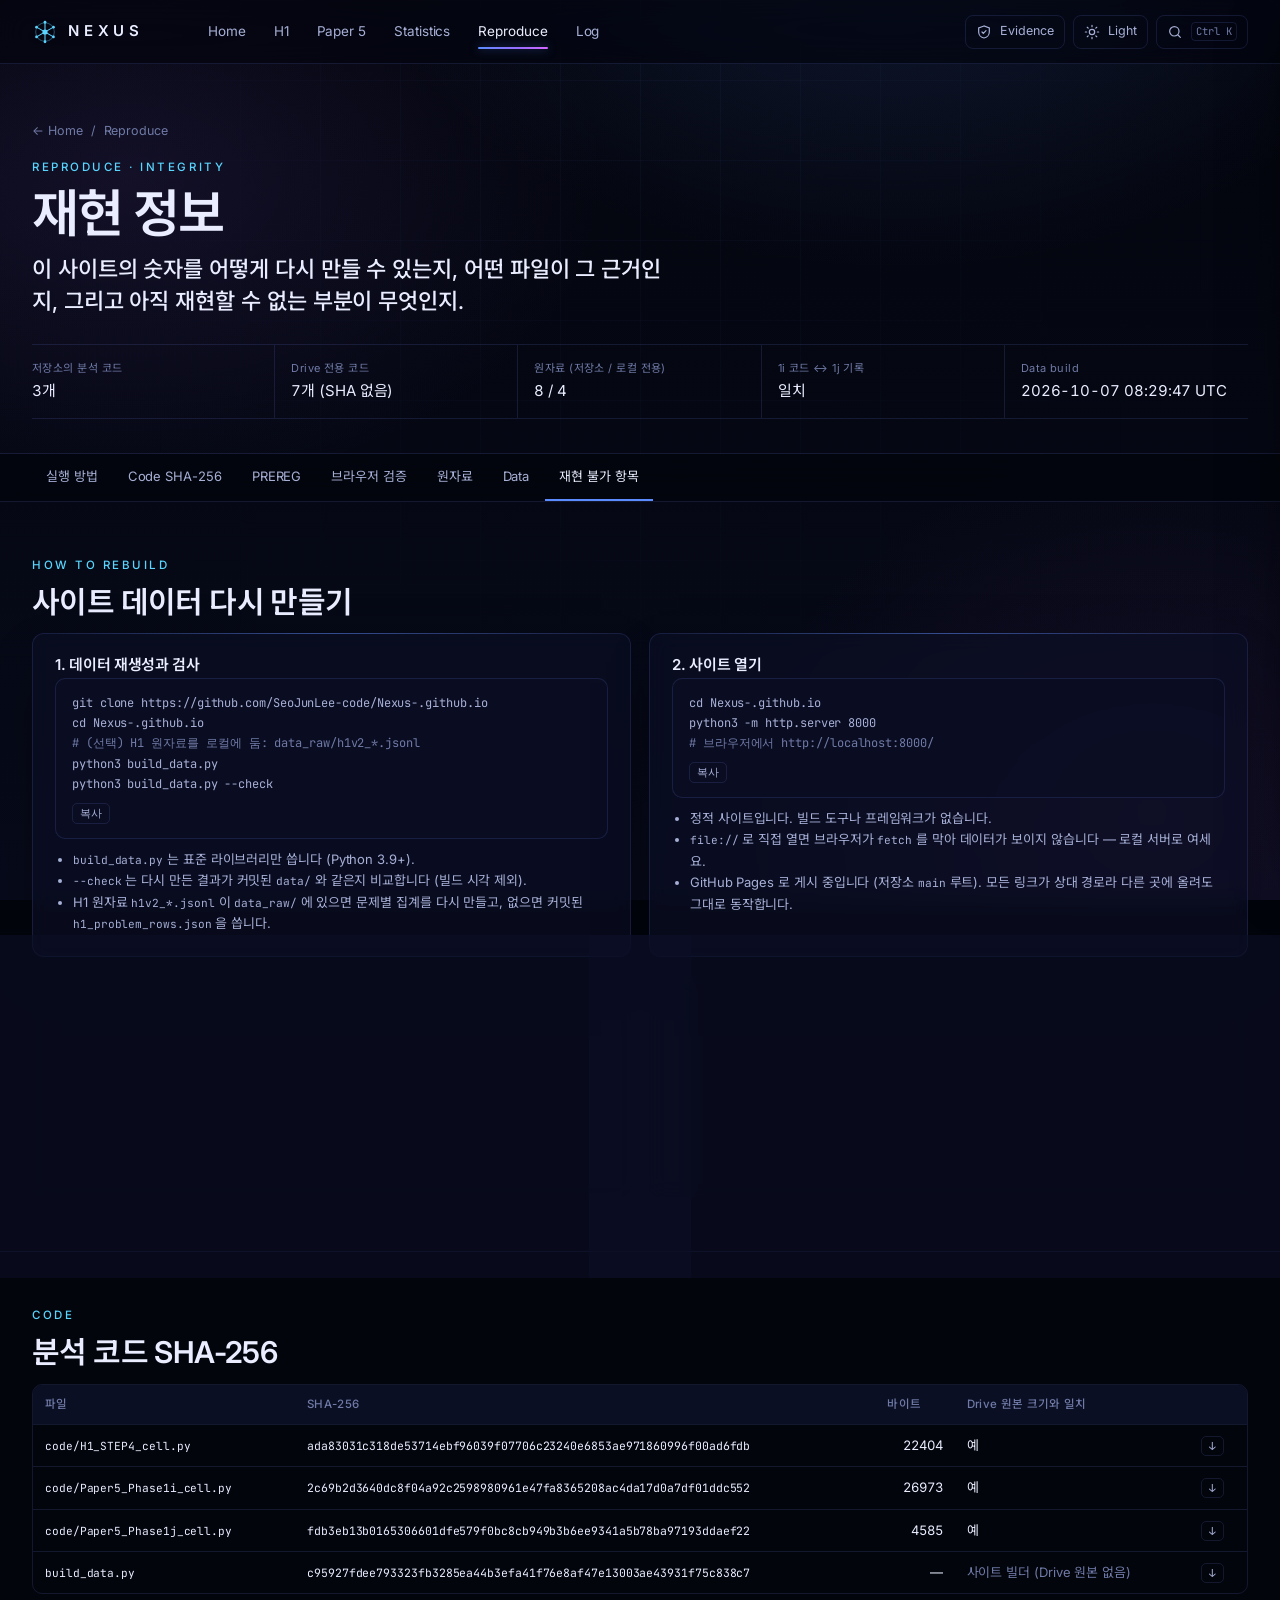
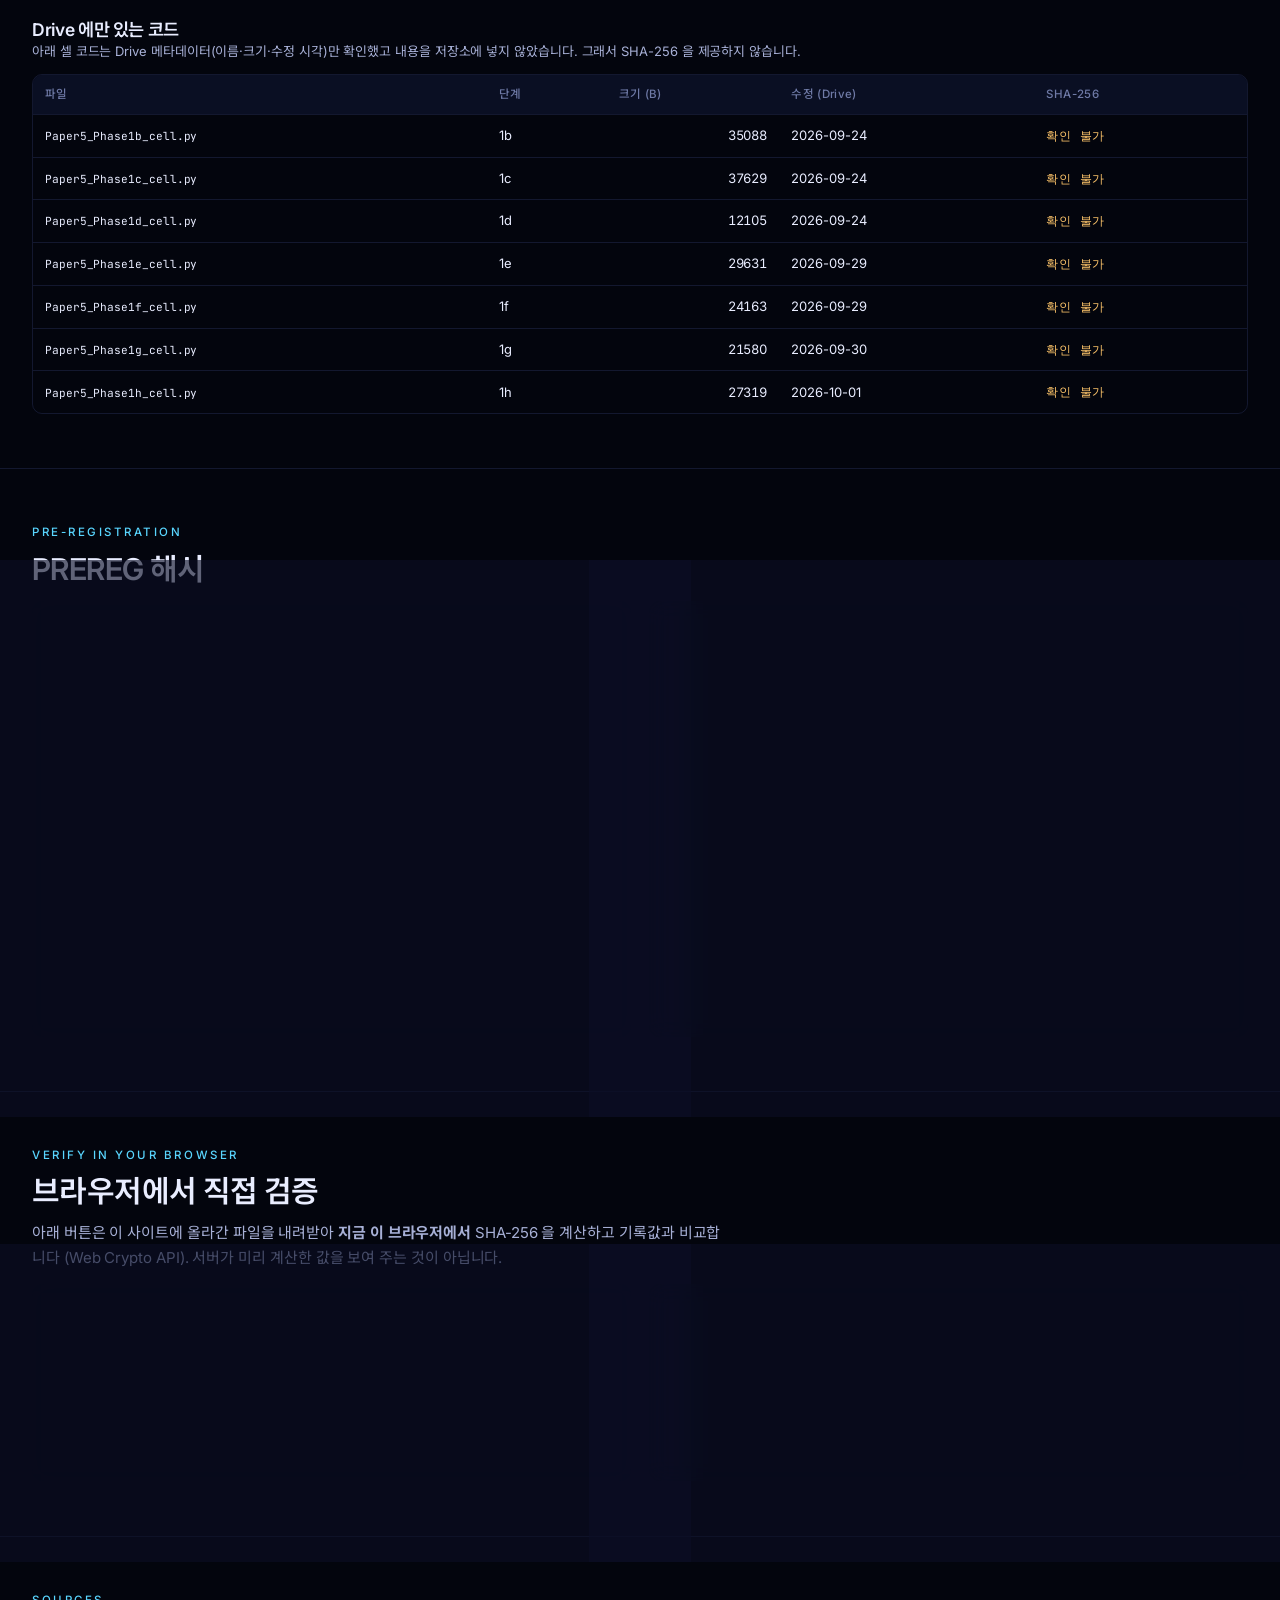
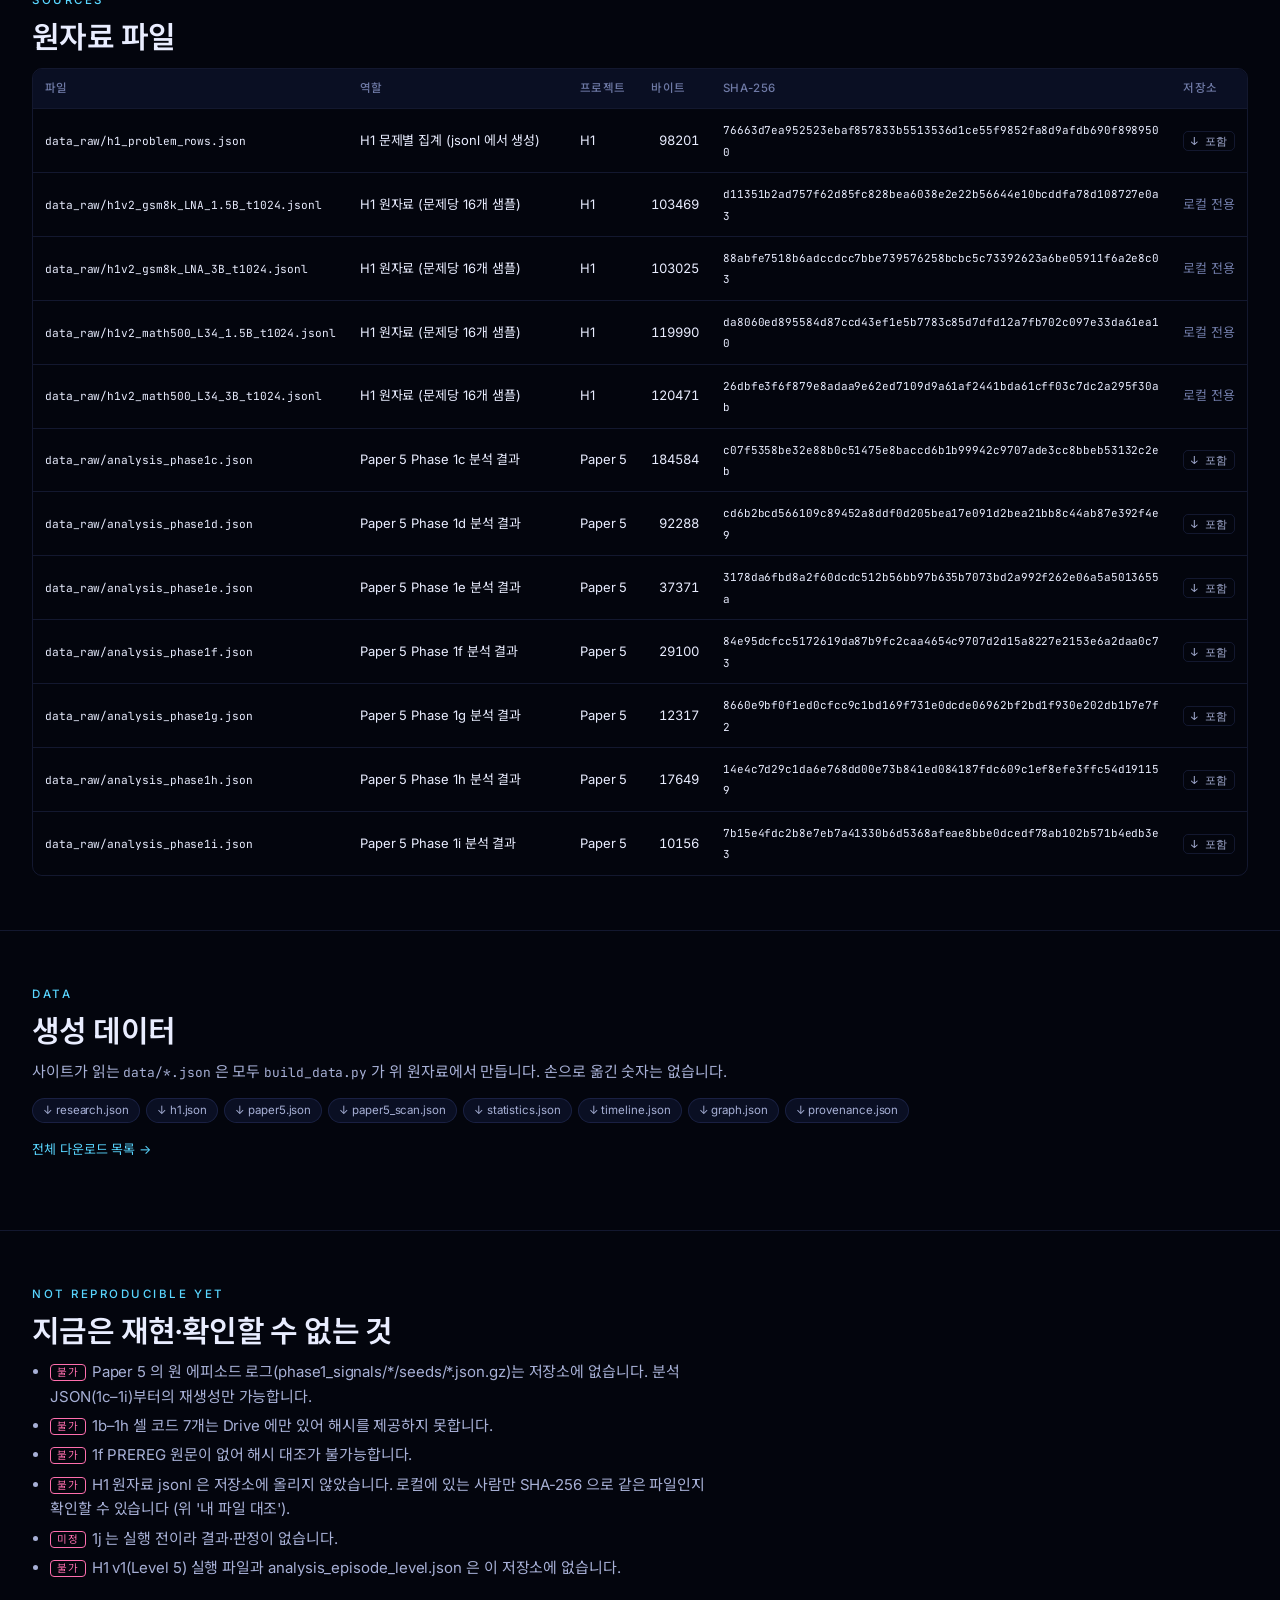
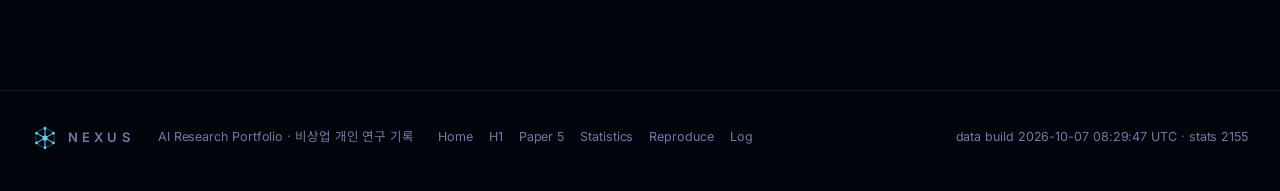
<file: reproduce/index.html>
<!doctype html>
<html lang="ko" class="no-js">
<head>
<meta charset="utf-8">
<meta name="viewport" content="width=device-width, initial-scale=1">
<title>Reproduce — NEXUS</title>
<meta name="description" content="NEXUS 재현 정보: 분석 코드와 원자료의 SHA-256, PREREG 해시, 1i 코드 무결성 대조, 데이터 재생성·검사 방법. 브라우저에서 해시를 다시 계산해 볼 수 있습니다.">
<meta name="theme-color" content="#03050d">
<link rel="icon" href="../assets/img/favicon.svg" type="image/svg+xml">
<link rel="preconnect" href="https://fonts.googleapis.com"><link rel="preconnect" href="https://fonts.gstatic.com" crossorigin>
<link href="https://fonts.googleapis.com/css2?family=Inter:wght@300;400;500;600&family=JetBrains+Mono:wght@400;500&family=Noto+Sans+KR:wght@300;400;500;600&display=swap" rel="stylesheet">
<link rel="stylesheet" href="../assets/css/nexus.css">
<script>try{document.documentElement.dataset.theme=localStorage.getItem("nexus-theme")||"dark"}catch(e){document.documentElement.dataset.theme="dark"}try{if(!sessionStorage.getItem("nx-seen"))document.documentElement.classList.add("nx-first")}catch(e){document.documentElement.classList.add("nx-first")}</script>
</head>
<body data-root="../" data-page="reproduce">
<div class="nx-loader" id="nx-loader" role="status" aria-live="polite" aria-label="NEXUS 불러오는 중"><div class="ld-box"><canvas class="ld-net" aria-hidden="true"></canvas><div class="ld-brand"><svg viewBox="0 0 32 32" fill="none" aria-hidden="true"><g stroke="#8f7bff" stroke-width="1.3"><path d="M16 4v24M5.6 10l20.8 12M26.4 10 5.6 22"/><circle cx="16" cy="16" r="11.5" stroke-opacity=".35"/></g><g fill="#59d6ff"><circle cx="16" cy="16" r="3.2"/></g></svg><span>NEXUS</span></div><div class="ld-bar"><i id="ld-fill"></i></div><div class="ld-row"><span id="ld-msg">연구 데이터를 불러오는 중</span><span id="ld-pct" class="mono">0%</span></div><ul class="ld-files mono" id="ld-files"></ul><button class="ld-skip" type="button" id="ld-skip">건너뛰기</button></div></div>
<noscript><style>.nx-loader{display:none!important}</style></noscript>
<a class="skip" href="#main">본문으로 건너뛰기</a>
<header id="nav"><noscript><nav class="wrap"><a href="../">NEXUS</a> · <a href="../statistics/">Statistics</a></nav></noscript></header>

<main id="main">
  <section class="page-hero" aria-labelledby="rp-title">
    <div class="wrap">
      <div class="crumb"><a href="../">← Home</a><span>/</span><span>Reproduce</span></div>
      <div class="kicker">Reproduce · Integrity</div>
      <h1 class="h-display" id="rp-title" style="font-size:clamp(32px,4vw,52px);margin-top:10px">재현 정보</h1>
      <p class="q">이 사이트의 숫자를 어떻게 다시 만들 수 있는지, 어떤 파일이 그 근거인지, 그리고 아직 재현할 수 없는 부분이 무엇인지.</p>
      <div class="meta-row" id="rp-meta"></div>
    </div>
  </section>

  <nav class="subnav no-print" aria-label="Reproduce 섹션"><div class="wrap">
    <a href="#run">실행 방법</a><a href="#code">Code SHA-256</a><a href="#prereg">PREREG</a><a href="#verify">브라우저 검증</a><a href="#sources">원자료</a><a href="#data">Data</a><a href="#gaps">재현 불가 항목</a>
  </div></nav>

  <section class="rsec" id="run"><div class="wrap">
    <div class="kicker">How to rebuild</div>
    <h2>사이트 데이터 다시 만들기</h2>
    <div class="grid g2" style="margin-top:14px">
      <div class="panel">
        <h3>1. 데이터 재생성과 검사</h3>
        <div class="code-block" id="cmd-build"></div>
        <ul class="muted" style="font-size:13px;margin:10px 0 0;padding-left:18px">
          <li><code>build_data.py</code> 는 표준 라이브러리만 씁니다 (Python 3.9+).</li>
          <li><code>--check</code> 는 다시 만든 결과가 커밋된 <code>data/</code> 와 같은지 비교합니다 (빌드 시각 제외).</li>
          <li>H1 원자료 <code>h1v2_*.jsonl</code> 이 <code>data_raw/</code> 에 있으면 문제별 집계를 다시 만들고, 없으면 커밋된 <code>h1_problem_rows.json</code> 을 씁니다.</li>
        </ul>
      </div>
      <div class="panel">
        <h3>2. 사이트 열기</h3>
        <div class="code-block" id="cmd-serve"></div>
        <ul class="muted" style="font-size:13px;margin:10px 0 0;padding-left:18px">
          <li>정적 사이트입니다. 빌드 도구나 프레임워크가 없습니다.</li>
          <li><code>file://</code> 로 직접 열면 브라우저가 <code>fetch</code> 를 막아 데이터가 보이지 않습니다 — 로컬 서버로 여세요.</li>
          <li>GitHub Pages 로 게시 중입니다 (저장소 <code>main</code> 루트). 모든 링크가 상대 경로라 다른 곳에 올려도 그대로 동작합니다.</li>
        </ul>
      </div>
      <div class="panel">
        <h3>3. 원래 분석 다시 돌리기 (Colab)</h3>
        <ul class="muted" style="font-size:13px;margin:0;padding-left:18px">
          <li><code>code/*.py</code> 는 Colab 셀 원본 그대로입니다 (Drive 원본과 바이트 수 일치).</li>
          <li><b>H1</b> — <code>H1_STEP4_cell.py</code> 는 Qwen2.5-Instruct 모델로 문제당 16개 답을 생성합니다 (GPU 필요, 결과는 Drive 에 jsonl 로 저장).</li>
          <li><b>Paper 5 1i</b> — Drive 의 <code>phase1_signals/&lt;폴더&gt;/seeds/seed*_k*.json.gz</code> 에피소드 로그를 읽습니다. 이 로그는 저장소에 없습니다.</li>
          <li><b>1j</b> — 1i 원본 파일을 읽어 SHA-256 을 확인한 뒤 두 곳만 바꿔 실행합니다. 해시가 다르면 멈춥니다. <span class="badge not_run" style="margin-left:4px">실행 전</span></li>
        </ul>
      </div>
      <div class="panel">
        <h3>4. 테스트</h3>
        <div class="code-block" id="cmd-test"></div>
        <p class="muted" style="font-size:13px;margin:10px 0 0">build_data.py 의 H1 계산을 원본 셀의 함수(<code>_enrich</code>, <code>_bf</code>, <code>_lb</code>, <code>_boot</code>)와 직접 비교하고, 1i 코드 해시·PREREG 해시·데이터 파일 정합성을 확인합니다.</p>
      </div>
    </div>
  </div></section>

  <section class="rsec" id="code"><div class="wrap">
    <div class="kicker">Code</div>
    <h2>분석 코드 SHA-256</h2>
    <div class="table-wrap" style="margin-top:14px"><table class="t" id="code-table"></table></div>
    <h3 style="margin-top:26px">Drive 에만 있는 코드</h3>
    <p class="muted" style="font-size:13px">아래 셀 코드는 Drive 메타데이터(이름·크기·수정 시각)만 확인했고 내용을 저장소에 넣지 않았습니다. 그래서 SHA-256 을 제공하지 않습니다.</p>
    <div class="table-wrap" style="margin-top:10px"><table class="t" id="drive-table"></table></div>
  </div></section>

  <section class="rsec" id="prereg"><div class="wrap">
    <div class="kicker">Pre-registration</div>
    <h2>PREREG 해시</h2>
    <div class="grid g2" style="margin-top:14px">
      <div class="panel" id="prereg-1f"></div>
      <div class="panel" id="prereg-1j"></div>
    </div>
  </div></section>

  <section class="rsec" id="verify"><div class="wrap">
    <div class="kicker">Verify in your browser</div>
    <h2>브라우저에서 직접 검증</h2>
    <p class="muted" style="max-width:78ch">아래 버튼은 이 사이트에 올라간 파일을 내려받아 <b>지금 이 브라우저에서</b> SHA-256 을 계산하고 기록값과 비교합니다 (Web Crypto API). 서버가 미리 계산한 값을 보여 주는 것이 아닙니다.</p>
    <div class="grid g2" style="margin-top:14px">
      <div class="panel">
        <h3>자동 대조</h3>
        <button class="btn sm primary no-print" type="button" id="verify-btn">모든 해시 다시 계산</button>
        <div class="table-wrap" style="margin-top:12px"><table class="t" id="verify-table"></table></div>
      </div>
      <div class="panel">
        <h3>내 파일 대조</h3>
        <p class="muted" style="font-size:13px">가지고 있는 파일(예: Drive 에서 받은 <code>Paper5_Phase1i_cell.py</code>, 로컬의 <code>h1v2_*.jsonl</code>)을 고르면 기록된 해시 목록과 비교합니다. 파일은 업로드되지 않습니다.</p>
        <input class="field no-print" type="file" id="file-in" multiple aria-label="대조할 파일 선택">
        <div id="file-out" style="margin-top:12px"></div>
      </div>
    </div>
  </div></section>

  <section class="rsec" id="sources"><div class="wrap">
    <div class="kicker">Sources</div>
    <h2>원자료 파일</h2>
    <div class="table-wrap" style="margin-top:14px"><table class="t" id="src-table"></table></div>
  </div></section>

  <section class="rsec" id="data"><div class="wrap">
    <div class="kicker">Data</div>
    <h2>생성 데이터</h2>
    <p class="muted">사이트가 읽는 <code>data/*.json</code> 은 모두 <code>build_data.py</code> 가 위 원자료에서 만듭니다. 손으로 옮긴 숫자는 없습니다.</p>
    <div id="data-list" class="tag-row" style="margin-top:12px"></div>
    <p style="margin-top:14px"><a class="link-arrow" href="../statistics/#downloads">전체 다운로드 목록 →</a></p>
  </div></section>

  <section class="rsec" id="gaps"><div class="wrap">
    <div class="kicker">Not reproducible yet</div>
    <h2>지금은 재현·확인할 수 없는 것</h2>
    <div class="prose" id="gap-list"></div>
  </div></section>
</main>
<footer id="footer"></footer>
<script src="../assets/js/core.js" defer></script>
<script src="../assets/js/reproduce.js" defer></script>
</body>
</html>
</file>
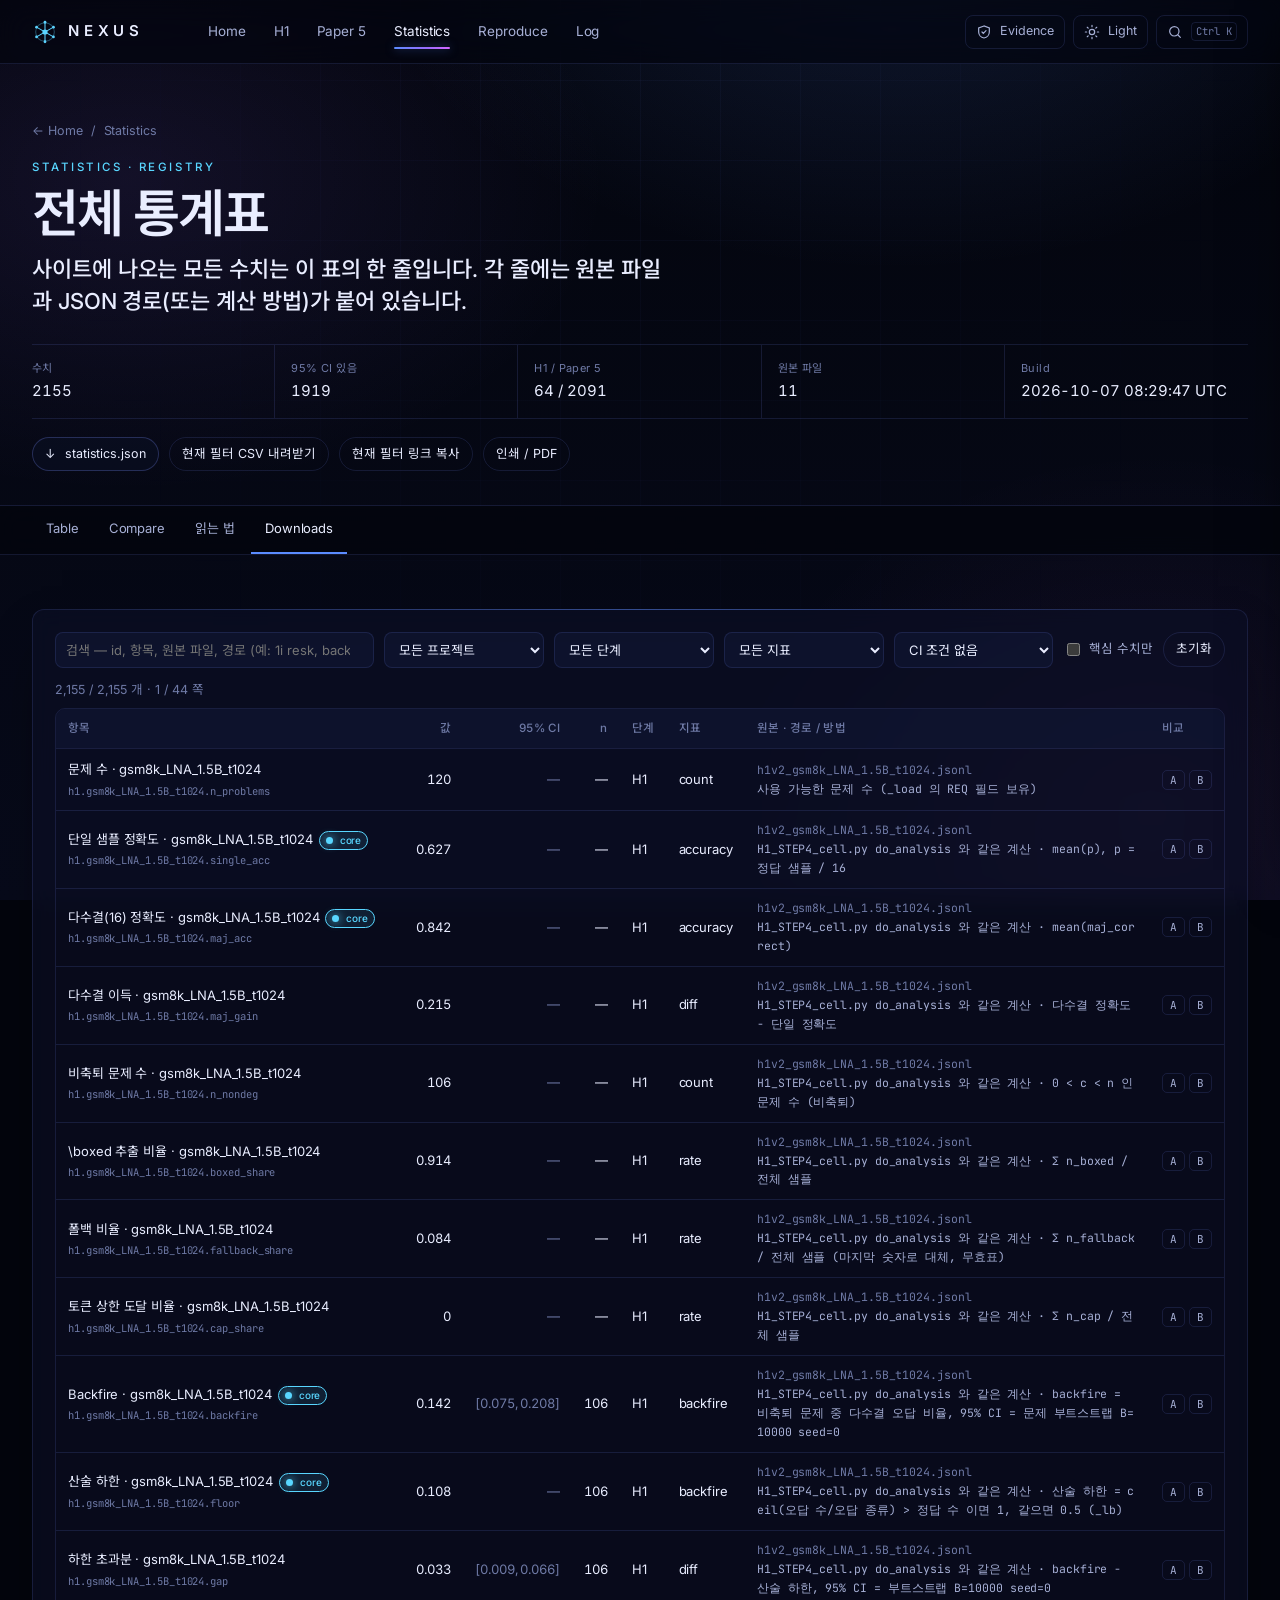
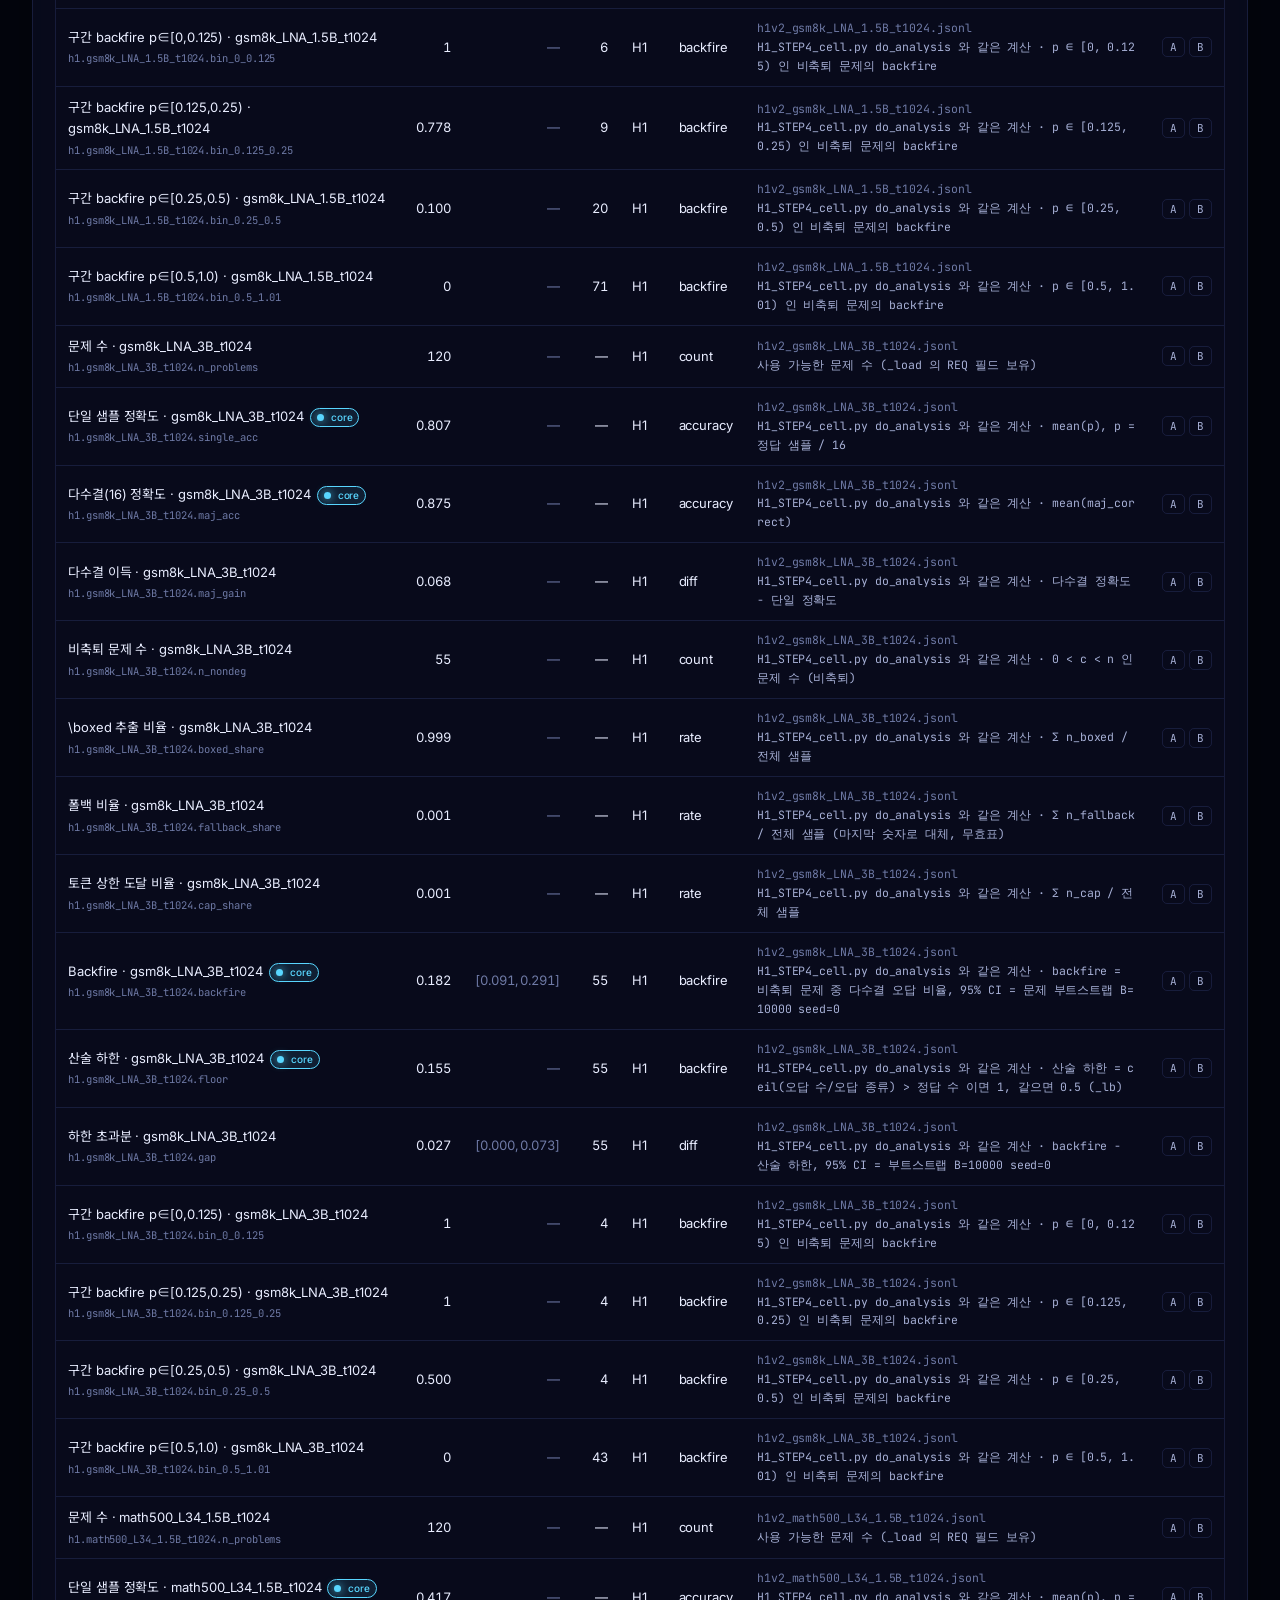
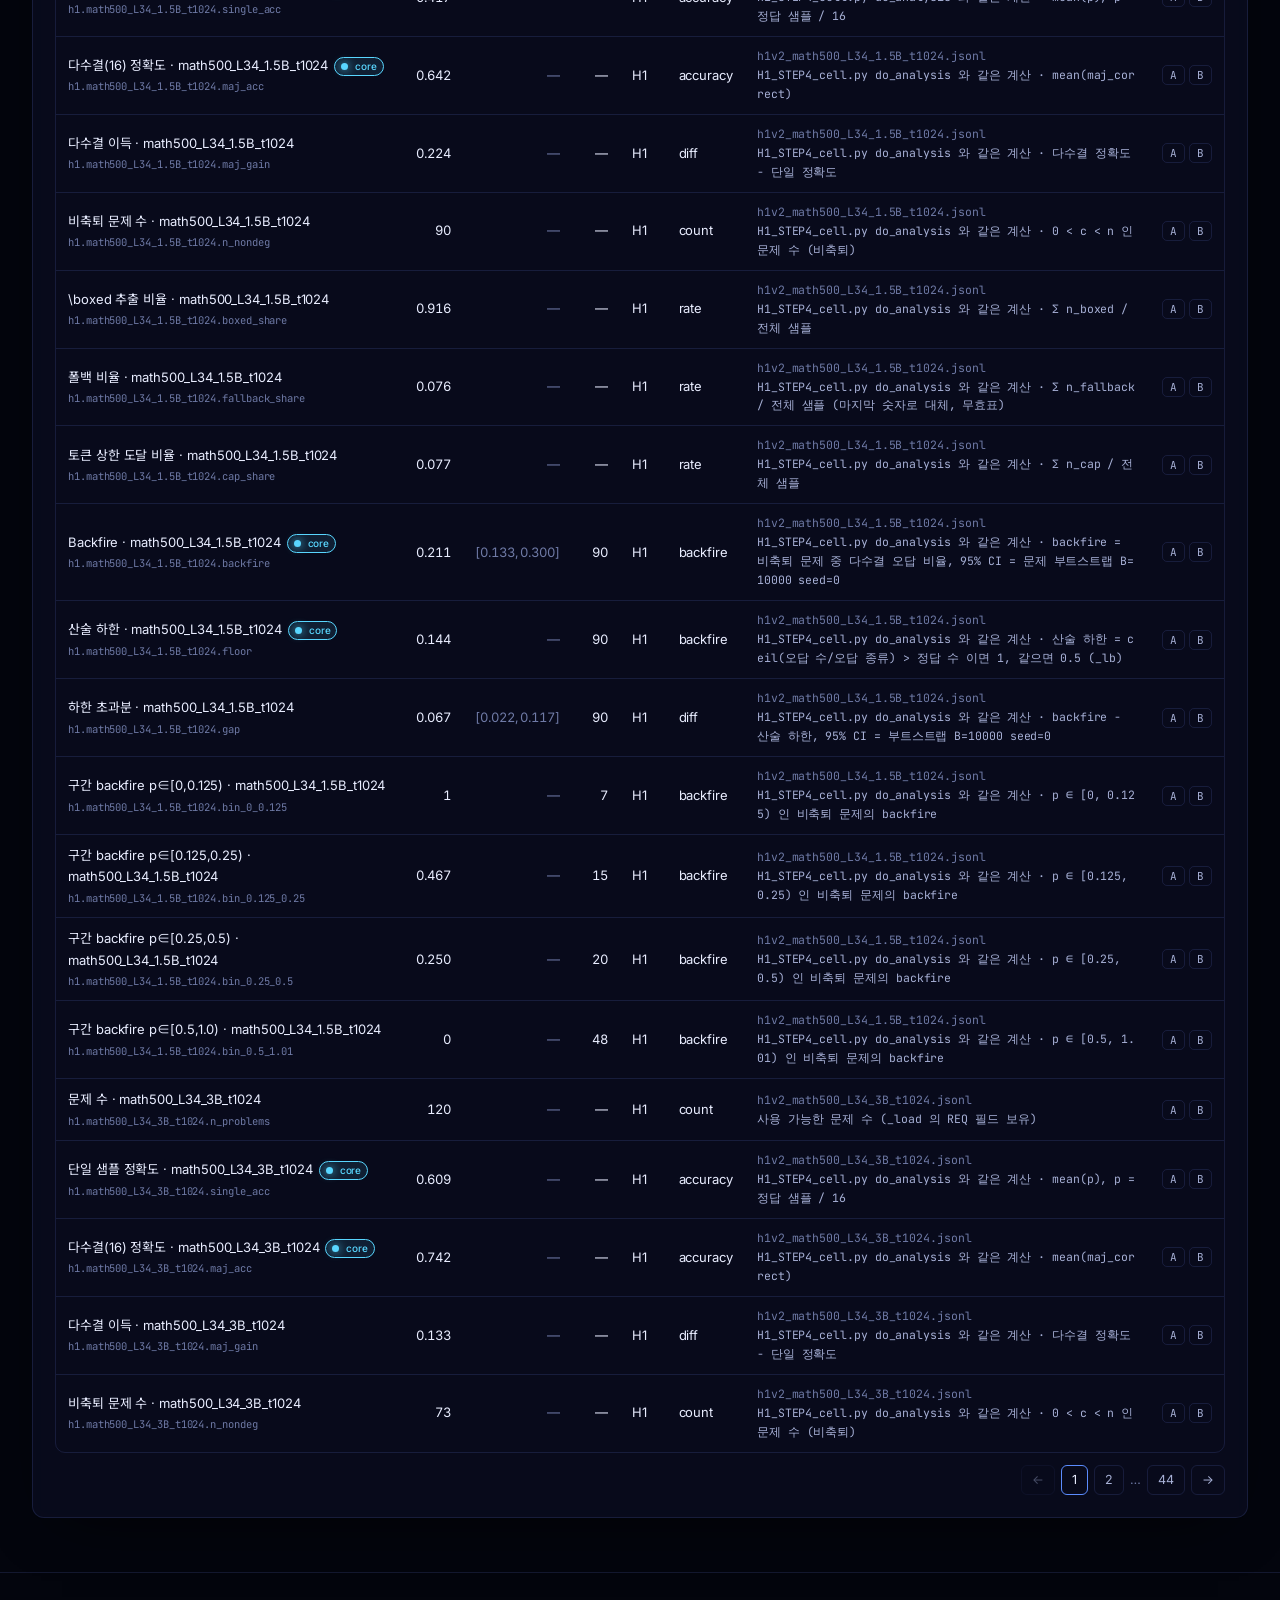
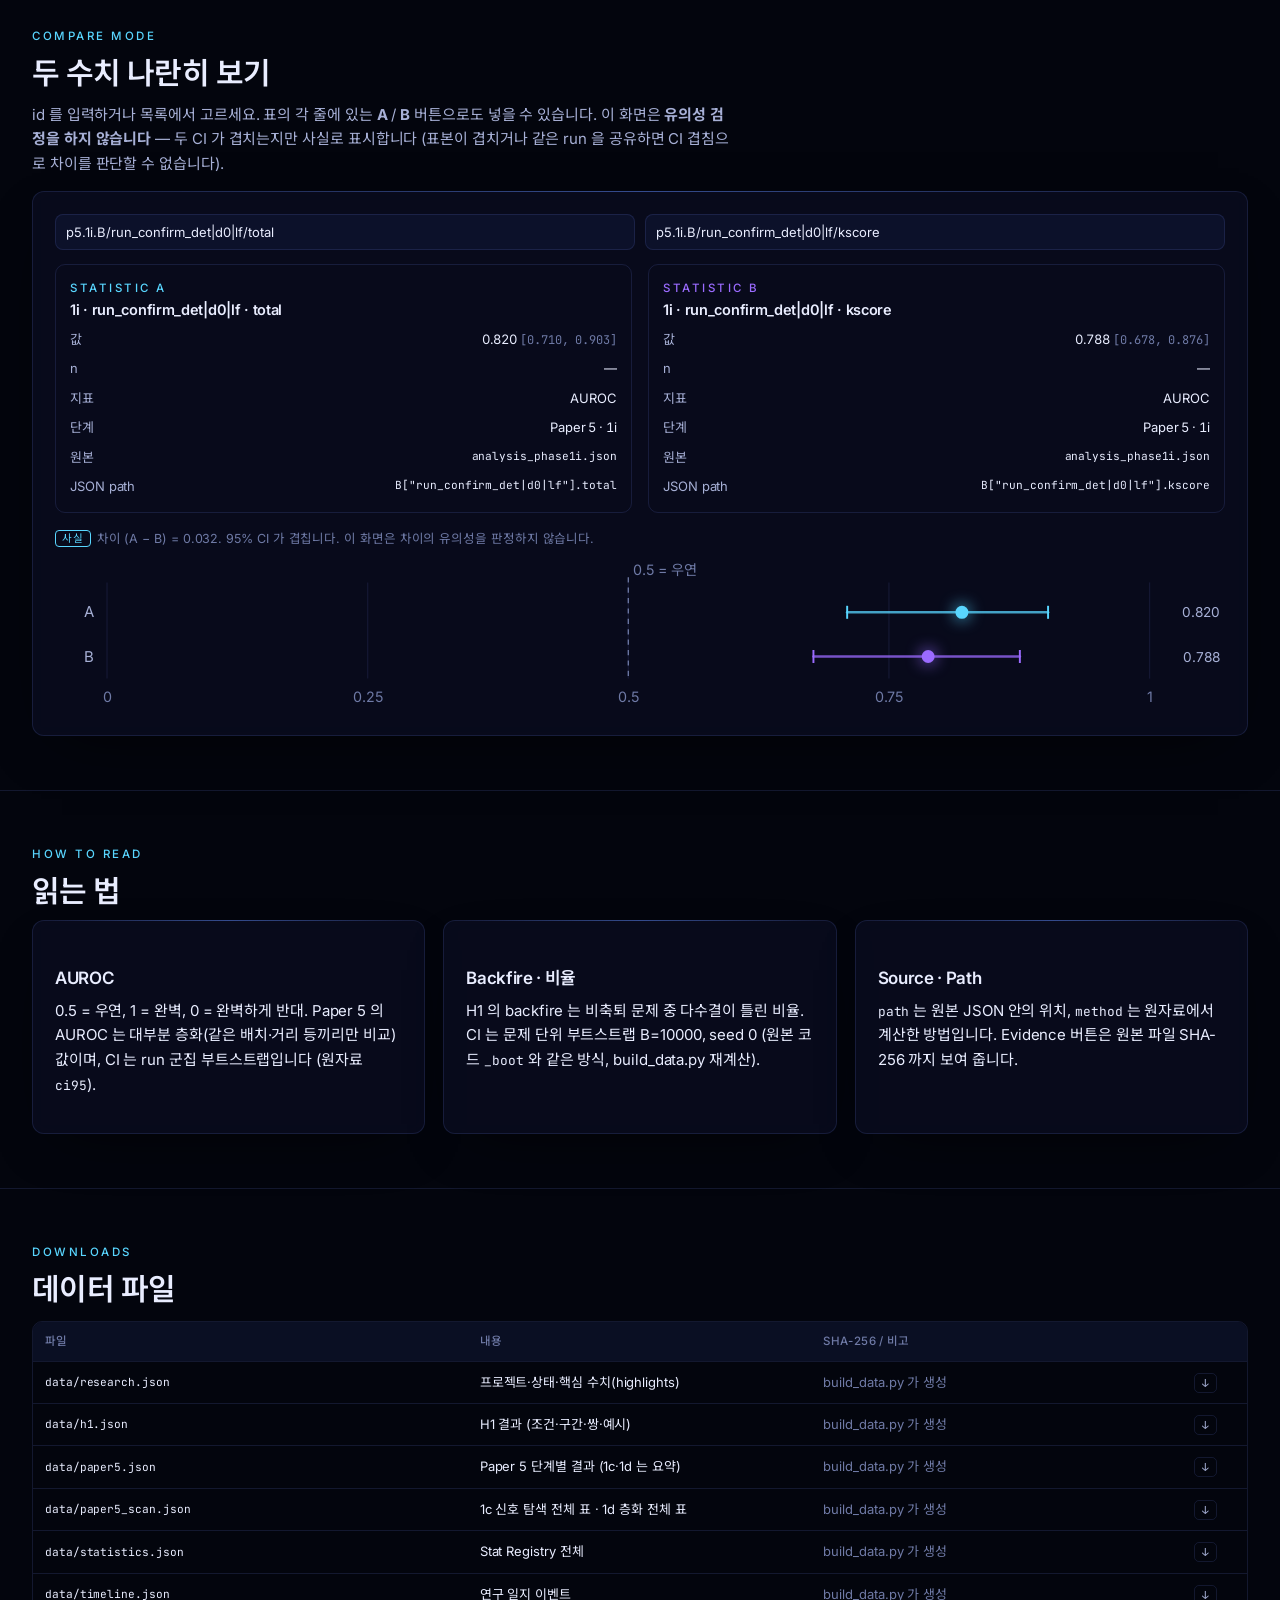
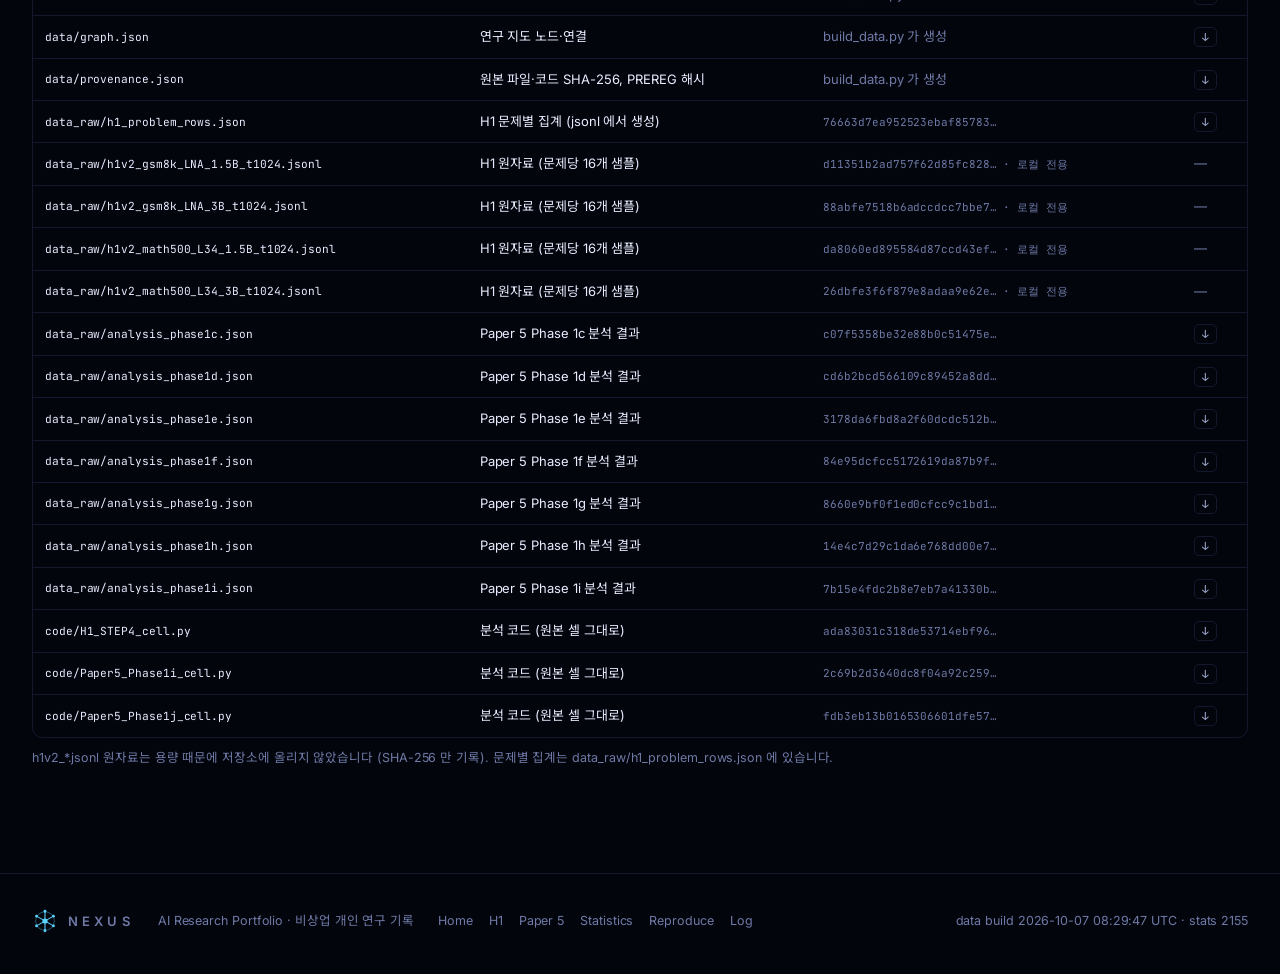
<file: statistics/index.html>
<!doctype html>
<html lang="ko" class="no-js">
<head>
<meta charset="utf-8">
<meta name="viewport" content="width=device-width, initial-scale=1">
<title>Statistics — NEXUS</title>
<meta name="description" content="NEXUS 전체 통계표: H1 과 Paper 5 의 모든 수치(값, 95% CI, n, 원본 JSON 경로)를 필터·정렬·검색하고 두 수치를 비교합니다.">
<meta name="theme-color" content="#03050d">
<link rel="icon" href="../assets/img/favicon.svg" type="image/svg+xml">
<link rel="preconnect" href="https://fonts.googleapis.com"><link rel="preconnect" href="https://fonts.gstatic.com" crossorigin>
<link href="https://fonts.googleapis.com/css2?family=Inter:wght@300;400;500;600&family=JetBrains+Mono:wght@400;500&family=Noto+Sans+KR:wght@300;400;500;600&display=swap" rel="stylesheet">
<link rel="stylesheet" href="../assets/css/nexus.css">
<script>try{document.documentElement.dataset.theme=localStorage.getItem("nexus-theme")||"dark"}catch(e){document.documentElement.dataset.theme="dark"}try{if(!sessionStorage.getItem("nx-seen"))document.documentElement.classList.add("nx-first")}catch(e){document.documentElement.classList.add("nx-first")}</script>
</head>
<body data-root="../" data-page="statistics">
<div class="nx-loader" id="nx-loader" role="status" aria-live="polite" aria-label="NEXUS 불러오는 중"><div class="ld-box"><canvas class="ld-net" aria-hidden="true"></canvas><div class="ld-brand"><svg viewBox="0 0 32 32" fill="none" aria-hidden="true"><g stroke="#8f7bff" stroke-width="1.3"><path d="M16 4v24M5.6 10l20.8 12M26.4 10 5.6 22"/><circle cx="16" cy="16" r="11.5" stroke-opacity=".35"/></g><g fill="#59d6ff"><circle cx="16" cy="16" r="3.2"/></g></svg><span>NEXUS</span></div><div class="ld-bar"><i id="ld-fill"></i></div><div class="ld-row"><span id="ld-msg">연구 데이터를 불러오는 중</span><span id="ld-pct" class="mono">0%</span></div><ul class="ld-files mono" id="ld-files"></ul><button class="ld-skip" type="button" id="ld-skip">건너뛰기</button></div></div>
<noscript><style>.nx-loader{display:none!important}</style></noscript>
<a class="skip" href="#main">본문으로 건너뛰기</a>
<header id="nav"><noscript><nav class="wrap"><a href="../">NEXUS</a> · <a href="../h1/">H1</a> · <a href="../paper5/">Paper 5</a></nav></noscript></header>

<main id="main">
  <section class="page-hero" aria-labelledby="st-title">
    <div class="wrap">
      <div class="crumb"><a href="../">← Home</a><span>/</span><span>Statistics</span></div>
      <div class="kicker">Statistics · Registry</div>
      <h1 class="h-display" id="st-title" style="font-size:clamp(32px,4vw,52px);margin-top:10px">전체 통계표</h1>
      <p class="q">사이트에 나오는 모든 수치는 이 표의 한 줄입니다. 각 줄에는 원본 파일과 JSON 경로(또는 계산 방법)가 붙어 있습니다.</p>
      <div class="meta-row" id="st-meta"></div>
      <div style="display:flex;gap:10px;flex-wrap:wrap;margin-top:18px" class="no-print">
        <a class="btn sm" href="../data/statistics.json" download><span aria-hidden="true">↓</span> statistics.json</a>
        <button class="btn sm ghost" type="button" id="csv-btn">현재 필터 CSV 내려받기</button>
        <button class="btn sm ghost" type="button" id="link-btn">현재 필터 링크 복사</button>
        <button class="btn sm ghost" type="button" onclick="window.print()">인쇄 / PDF</button>
      </div>
    </div>
  </section>

  <nav class="subnav no-print" aria-label="Statistics 섹션"><div class="wrap">
    <a href="#table">Table</a><a href="#compare">Compare</a><a href="#notes">읽는 법</a><a href="#downloads">Downloads</a>
  </div></nav>

  <section class="rsec" id="table"><div class="wrap">
    <div class="panel">
      <form class="st-filters no-print" id="st-form" role="search" aria-label="통계 필터" onsubmit="return false">
        <input class="field" type="search" id="f-q" placeholder="검색 — id, 항목, 원본 파일, 경로 (예: 1i resk, backfire, lay×dist)" aria-label="검색어" autocomplete="off">
        <select class="field" id="f-proj" aria-label="프로젝트"><option value="">모든 프로젝트</option></select>
        <select class="field" id="f-phase" aria-label="단계"><option value="">모든 단계</option></select>
        <select class="field" id="f-metric" aria-label="지표"><option value="">모든 지표</option></select>
        <select class="field" id="f-ci" aria-label="신뢰구간 조건">
          <option value="">CI 조건 없음</option>
          <option value="ex05">CI 가 0.5 를 벗어남 (AUROC·비율)</option>
          <option value="in05">CI 가 0.5 를 포함</option>
          <option value="ex0">CI 가 0 을 벗어남 (차이)</option>
          <option value="noci">CI 없음</option>
        </select>
        <label class="chk"><input type="checkbox" id="f-core"> 핵심 수치만</label>
        <button class="btn sm ghost" type="button" id="f-reset">초기화</button>
      </form>
      <div class="st-count faint" id="st-count" aria-live="polite"></div>
      <div class="table-wrap"><table class="t" id="st-table"></table></div>
      <div class="pager no-print" id="st-pager"></div>
    </div>
  </div></section>

  <section class="rsec" id="compare"><div class="wrap">
    <div class="kicker">Compare Mode</div>
    <h2>두 수치 나란히 보기</h2>
    <p class="muted" style="max-width:78ch">id 를 입력하거나 목록에서 고르세요. 표의 각 줄에 있는 <b>A</b> / <b>B</b> 버튼으로도 넣을 수 있습니다. 이 화면은 <strong>유의성 검정을 하지 않습니다</strong> — 두 CI 가 겹치는지만 사실로 표시합니다 (표본이 겹치거나 같은 run 을 공유하면 CI 겹침으로 차이를 판단할 수 없습니다).</p>
    <div class="panel" style="margin-top:14px">
      <div style="display:grid;grid-template-columns:minmax(0,1fr) minmax(0,1fr);gap:10px" class="no-print cmp-in">
        <input class="field" id="cmp-a" list="stat-ids" placeholder="A — stat id" aria-label="비교 A stat id">
        <input class="field" id="cmp-b" list="stat-ids" placeholder="B — stat id" aria-label="비교 B stat id">
      </div>
      <datalist id="stat-ids"></datalist>
      <div class="compare" id="cmp-out" style="margin-top:14px"></div>
      <div class="chart" id="cmp-chart" style="margin-top:10px"></div>
    </div>
  </div></section>

  <section class="rsec" id="notes"><div class="wrap">
    <div class="kicker">How to read</div>
    <h2>읽는 법</h2>
    <div class="grid g3">
      <div class="panel prose"><h3>AUROC</h3><p>0.5 = 우연, 1 = 완벽, 0 = 완벽하게 반대. Paper 5 의 AUROC 는 대부분 층화(같은 배치·거리 등끼리만 비교) 값이며, CI 는 run 군집 부트스트랩입니다 (원자료 <code>ci95</code>).</p></div>
      <div class="panel prose"><h3>Backfire · 비율</h3><p>H1 의 backfire 는 비축퇴 문제 중 다수결이 틀린 비율. CI 는 문제 단위 부트스트랩 B=10000, seed 0 (원본 코드 <code>_boot</code> 와 같은 방식, build_data.py 재계산).</p></div>
      <div class="panel prose"><h3>Source · Path</h3><p><code>path</code> 는 원본 JSON 안의 위치, <code>method</code> 는 원자료에서 계산한 방법입니다. Evidence 버튼은 원본 파일 SHA-256 까지 보여 줍니다.</p></div>
    </div>
  </div></section>

  <section class="rsec" id="downloads"><div class="wrap">
    <div class="kicker">Downloads</div>
    <h2>데이터 파일</h2>
    <div class="table-wrap" style="margin-top:14px"><table class="t" id="dl-table"></table></div>
    <p class="faint" style="font-size:12.5px;margin-top:10px">h1v2_*.jsonl 원자료는 용량 때문에 저장소에 올리지 않았습니다 (SHA-256 만 기록). 문제별 집계는 data_raw/h1_problem_rows.json 에 있습니다.</p>
  </div></section>
</main>
<footer id="footer"></footer>
<script src="../assets/js/core.js" defer></script>
<script src="../assets/js/statistics.js" defer></script>
</body>
</html>
</file>
<file: assets/css/nexus.css>
/* NEXUS — design system
   Dark cinematic research lab (default) + light mode. Tokens first, components after. */

:root {
  --bg: #03050d;
  --bg-2: #070a1a;
  --panel: rgba(12, 16, 38, 0.62);
  --panel-solid: #0b0f24;
  --panel-2: rgba(18, 24, 56, 0.55);
  --line: rgba(124, 142, 255, 0.14);
  --line-2: rgba(124, 142, 255, 0.26);
  --text: #e9edff;
  --text-2: #a7b0d6;
  --text-3: #6f7aa6;
  --blue: #5b8cff;
  --cyan: #59d6ff;
  --violet: #9b6bff;
  --magenta: #d466ff;
  --rose: #ff6fae;
  --green: #4ee0a8;
  --amber: #ffc66b;
  --glow-blue: rgba(91, 140, 255, 0.55);
  --glow-violet: rgba(155, 107, 255, 0.5);
  --grad: linear-gradient(90deg, var(--blue), var(--violet) 60%, var(--magenta));
  --radius: 12px;
  --radius-sm: 8px;
  --shadow: 0 20px 60px -30px rgba(0, 0, 0, 0.9);
  --font: "Inter", "Noto Sans KR", system-ui, -apple-system, "Segoe UI", sans-serif;
  --mono: "JetBrains Mono", ui-monospace, SFMono-Regular, Menlo, monospace;
  --nav-h: 64px;
  --maxw: 1320px;
  --chart-grid: rgba(124, 142, 255, 0.10);
  --chart-axis: #6f7aa6;
  --st-prereg: #59d6ff;
  --st-explore: #b48cff;
  --st-falsified: #ff6fae;
  --st-notrun: #8a93b8;
  color-scheme: dark;
}

:root[data-theme="light"] {
  --bg: #f4f6fc;
  --bg-2: #eaeefa;
  --panel: rgba(255, 255, 255, 0.82);
  --panel-solid: #ffffff;
  --panel-2: rgba(238, 242, 255, 0.9);
  --line: rgba(40, 60, 140, 0.12);
  --line-2: rgba(40, 60, 140, 0.22);
  --text: #0e1330;
  --text-2: #3d4670;
  --text-3: #6a7299;
  --blue: #2f5fe0;
  --cyan: #0a8fb8;
  --violet: #6b3fe0;
  --magenta: #a332d6;
  --rose: #d1336f;
  --green: #0f9c6a;
  --amber: #b07800;
  --glow-blue: rgba(47, 95, 224, 0.25);
  --glow-violet: rgba(107, 63, 224, 0.22);
  --shadow: 0 18px 50px -32px rgba(20, 30, 80, 0.45);
  --chart-grid: rgba(40, 60, 140, 0.10);
  --chart-axis: #6a7299;
  --st-prereg: #0a8fb8;
  --st-explore: #6b3fe0;
  --st-falsified: #d1336f;
  --st-notrun: #6a7299;
  color-scheme: light;
}

* { box-sizing: border-box; }
html { scroll-behavior: smooth; -webkit-text-size-adjust: 100%; }
@media (prefers-reduced-motion: reduce) { html { scroll-behavior: auto; } }
body {
  margin: 0;
  background: var(--bg);
  color: var(--text);
  font: 15px/1.65 var(--font);
  letter-spacing: -0.005em;
  overflow-x: hidden;
  -webkit-font-smoothing: antialiased;
}
body::before { /* atmospheric field */
  content: ""; position: fixed; inset: 0; z-index: -2; pointer-events: none;
  background:
    radial-gradient(900px 600px at 70% -10%, rgba(91, 140, 255, 0.16), transparent 60%),
    radial-gradient(800px 520px at 10% 20%, rgba(155, 107, 255, 0.10), transparent 60%),
    radial-gradient(700px 600px at 90% 90%, rgba(212, 102, 255, 0.07), transparent 60%),
    linear-gradient(180deg, var(--bg) 0%, var(--bg-2) 100%);
}
:root[data-theme="light"] body::before {
  background:
    radial-gradient(900px 600px at 70% -10%, rgba(47, 95, 224, 0.10), transparent 60%),
    radial-gradient(800px 520px at 10% 20%, rgba(107, 63, 224, 0.07), transparent 60%),
    linear-gradient(180deg, var(--bg) 0%, var(--bg-2) 100%);
}
body::after { /* faint technical grid */
  content: ""; position: fixed; inset: 0; z-index: -1; pointer-events: none; opacity: .5;
  background-image: linear-gradient(var(--chart-grid) 1px, transparent 1px), linear-gradient(90deg, var(--chart-grid) 1px, transparent 1px);
  background-size: 80px 80px;
  mask-image: radial-gradient(ellipse at 50% 0%, #000 0%, transparent 70%);
  -webkit-mask-image: radial-gradient(ellipse at 50% 0%, #000 0%, transparent 70%);
}

a { color: inherit; text-decoration: none; }
a:hover { color: var(--cyan); }
img, svg, canvas { display: block; max-width: 100%; }
h1, h2, h3, h4 { margin: 0; font-weight: 600; letter-spacing: -0.02em; line-height: 1.15; }
p { margin: 0 0 .9em; }
code, .mono { font-family: var(--mono); font-size: .86em; }
:focus-visible { outline: 2px solid var(--cyan); outline-offset: 3px; border-radius: 6px; }
.sr-only { position: absolute; width: 1px; height: 1px; padding: 0; margin: -1px; overflow: hidden; clip: rect(0 0 0 0); white-space: nowrap; border: 0; }
.skip { position: absolute; left: 16px; top: -80px; z-index: 200; background: var(--panel-solid); padding: 8px 14px; border: 1px solid var(--line-2); border-radius: 8px; }
.skip:focus { top: 12px; }

.wrap { max-width: var(--maxw); margin: 0 auto; padding: 0 32px; }
@media (max-width: 720px) { .wrap { padding: 0 16px; } }

/* ------------------------------------------------ nav */
.nav {
  position: sticky; top: 0; z-index: 80; height: var(--nav-h);
  backdrop-filter: blur(14px) saturate(140%); -webkit-backdrop-filter: blur(14px) saturate(140%);
  background: color-mix(in srgb, var(--bg) 70%, transparent);
  border-bottom: 1px solid var(--line);
}
.nav .wrap { height: 100%; display: flex; align-items: center; gap: 28px; }
.brand { display: flex; align-items: center; gap: 10px; font-weight: 600; letter-spacing: .32em; font-size: 15px; }
.brand svg { width: 26px; height: 26px; }
.nav-links { display: flex; gap: 4px; margin-left: 24px; }
.nav-links a { padding: 8px 12px; border-radius: 8px; color: var(--text-2); font-size: 13.5px; position: relative; }
.nav-links a:hover { color: var(--text); background: var(--panel-2); }
.nav-links a[aria-current="page"] { color: var(--text); }
.nav-links a[aria-current="page"]::after { content: ""; position: absolute; left: 12px; right: 12px; bottom: 2px; height: 2px; border-radius: 2px; background: var(--grad); box-shadow: 0 0 10px var(--glow-blue); }
.nav-tools { margin-left: auto; display: flex; align-items: center; gap: 8px; }
.icon-btn {
  display: inline-flex; align-items: center; gap: 8px; height: 34px; padding: 0 10px;
  border: 1px solid var(--line); border-radius: 8px; background: transparent; color: var(--text-2);
  font: inherit; font-size: 12.5px; cursor: pointer;
}
.icon-btn:hover { color: var(--text); border-color: var(--line-2); background: var(--panel-2); }
.icon-btn svg { width: 16px; height: 16px; }
.icon-btn kbd { font-family: var(--mono); font-size: 10.5px; color: var(--text-3); border: 1px solid var(--line); border-radius: 4px; padding: 0 4px; }
.icon-btn[aria-pressed="true"] { color: var(--cyan); border-color: color-mix(in srgb, var(--cyan) 50%, transparent); box-shadow: 0 0 0 3px color-mix(in srgb, var(--cyan) 12%, transparent); }
.menu-btn { display: none; }
@media (max-width: 960px) {
  .nav-links { display: none; position: absolute; top: var(--nav-h); left: 0; right: 0; flex-direction: column; margin: 0; padding: 12px 16px 18px; background: var(--panel-solid); border-bottom: 1px solid var(--line); }
  .nav.open .nav-links { display: flex; }
  .nav-links a { padding: 12px; font-size: 15px; }
  .menu-btn { display: inline-flex; }
  .nav-tools .label-wide { display: none; }
}

/* ------------------------------------------------ type */
.kicker { font-size: 11.5px; letter-spacing: .22em; text-transform: uppercase; color: var(--cyan); font-weight: 500; }
.kicker.v { color: var(--violet); }
.h-display { font-size: clamp(38px, 5.2vw, 66px); font-weight: 600; letter-spacing: -0.035em; line-height: 1.04; }
.h-section { font-size: clamp(24px, 2.6vw, 34px); }
.h-card { font-size: 18px; }
.lead { font-size: 16.5px; color: var(--text-2); max-width: 62ch; }
.muted { color: var(--text-2); }
.faint { color: var(--text-3); }
.grad-text { background: var(--grad); -webkit-background-clip: text; background-clip: text; color: transparent; }
.tag-row { display: flex; flex-wrap: wrap; gap: 6px; }
.tag { font-size: 11.5px; color: var(--text-2); border: 1px solid var(--line); border-radius: 999px; padding: 2px 10px; background: var(--panel-2); }

/* ------------------------------------------------ layout blocks */
section { position: relative; }
.section { padding: 72px 0; }
.section-sm { padding: 40px 0; }
.section-head { display: flex; align-items: end; justify-content: space-between; gap: 24px; margin-bottom: 26px; flex-wrap: wrap; }
.section-head p { margin: 8px 0 0; color: var(--text-2); max-width: 70ch; }
.grid { display: grid; gap: 18px; }
.g2 { grid-template-columns: repeat(2, minmax(0, 1fr)); }
.g3 { grid-template-columns: repeat(3, minmax(0, 1fr)); }
.g4 { grid-template-columns: repeat(4, minmax(0, 1fr)); }
.g-12-5 { grid-template-columns: minmax(0, 1.4fr) minmax(0, 1fr); }
@media (max-width: 1080px) { .g4 { grid-template-columns: repeat(2, minmax(0, 1fr)); } .g3 { grid-template-columns: repeat(2, minmax(0, 1fr)); } }
@media (max-width: 760px) { .g2, .g3, .g4, .g-12-5 { grid-template-columns: minmax(0, 1fr); } .section { padding: 52px 0; } }

.panel {
  position: relative; background: var(--panel); border: 1px solid var(--line); border-radius: var(--radius);
  padding: 22px; box-shadow: var(--shadow);
  backdrop-filter: blur(10px); -webkit-backdrop-filter: blur(10px);
}
.panel::before { /* top hairline glow */
  content: ""; position: absolute; left: 18px; right: 18px; top: -1px; height: 1px;
  background: linear-gradient(90deg, transparent, color-mix(in srgb, var(--blue) 60%, transparent), transparent);
  opacity: .7; pointer-events: none;
}
.panel.tight { padding: 16px; }
.panel h3 { font-size: 15px; font-weight: 600; margin-bottom: 4px; }
.panel-title { display: flex; align-items: center; justify-content: space-between; gap: 12px; margin-bottom: 14px; }
.panel-title .sub { font-size: 12px; color: var(--text-3); }
.divider { height: 1px; background: var(--line); margin: 18px 0; border: 0; }

/* ------------------------------------------------ buttons */
.btn {
  display: inline-flex; align-items: center; gap: 10px; padding: 10px 18px; border-radius: 999px;
  border: 1px solid var(--line-2); background: color-mix(in srgb, var(--panel-solid) 60%, transparent); color: var(--text);
  font: inherit; font-size: 13.5px; cursor: pointer; transition: border-color .2s, box-shadow .2s, transform .2s;
}
.btn:hover { border-color: var(--blue); box-shadow: 0 0 0 4px color-mix(in srgb, var(--blue) 14%, transparent), 0 0 24px -6px var(--glow-blue); color: var(--text); }
.btn svg { width: 15px; height: 15px; }
.btn.primary { background: linear-gradient(90deg, color-mix(in srgb, var(--blue) 30%, transparent), color-mix(in srgb, var(--violet) 26%, transparent)); border-color: color-mix(in srgb, var(--blue) 70%, transparent); }
.btn.sm { padding: 6px 12px; font-size: 12.5px; }
.btn.ghost { border-color: var(--line); background: transparent; }
.link-arrow { display: inline-flex; align-items: center; gap: 6px; color: var(--cyan); font-size: 13px; }
.link-arrow:hover { gap: 10px; }

.seg { display: inline-flex; border: 1px solid var(--line); border-radius: 10px; padding: 3px; gap: 2px; background: var(--panel-2); flex-wrap: wrap; }
.seg button {
  border: 0; background: transparent; color: var(--text-2); font: inherit; font-size: 12.5px; padding: 6px 12px; border-radius: 7px; cursor: pointer;
}
.seg button:hover { color: var(--text); }
.seg button[aria-pressed="true"], .seg button[aria-selected="true"] { background: color-mix(in srgb, var(--blue) 22%, transparent); color: var(--text); box-shadow: inset 0 0 0 1px color-mix(in srgb, var(--blue) 55%, transparent); }

select.field, input.field {
  height: 36px; border: 1px solid var(--line); background: var(--panel-2); color: var(--text); border-radius: 8px; padding: 0 10px; font: inherit; font-size: 13px;
}
select.field:focus, input.field:focus { outline: none; border-color: var(--blue); box-shadow: 0 0 0 3px color-mix(in srgb, var(--blue) 18%, transparent); }

/* ------------------------------------------------ status badges */
.badge {
  display: inline-flex; align-items: center; gap: 7px; font-size: 12px; font-weight: 500; padding: 3px 11px 3px 9px; border-radius: 999px;
  border: 1px solid currentColor; white-space: nowrap; line-height: 1.5;
  background: color-mix(in srgb, currentColor 10%, transparent);
}
.badge::before { content: ""; width: 7px; height: 7px; border-radius: 50%; background: currentColor; box-shadow: 0 0 10px currentColor; }
.badge.preregistered { color: var(--st-prereg); }
.badge.exploratory { color: var(--st-explore); }
.badge.falsified { color: var(--st-falsified); }
.badge.not_run { color: var(--st-notrun); border-style: dashed; background: transparent; }
.badge.not_run::before { box-shadow: none; background: transparent; border: 1.5px solid currentColor; width: 5px; height: 5px; }
.badge.pending { color: var(--amber); border-style: dashed; }

/* ------------------------------------------------ hero */
.hero { min-height: calc(100vh - var(--nav-h)); min-height: calc(100svh - var(--nav-h)); display: flex; align-items: stretch; position: relative; overflow: hidden; border-bottom: 1px solid var(--line); }
.hero-canvas { position: absolute; inset: 0; z-index: 0; }
.hero-canvas canvas { width: 100%; height: 100%; }
.hero .wrap { position: relative; z-index: 2; display: grid; grid-template-columns: minmax(0, 1.05fr) minmax(0, 1.25fr) minmax(220px, .7fr); gap: 24px; width: 100%; padding-top: 56px; padding-bottom: 40px; }
.hero-left { display: flex; flex-direction: column; justify-content: center; gap: 22px; max-width: 560px; }
.hero-left .lead { font-size: 16px; }
.hero-left .rule { width: 120px; height: 1px; background: linear-gradient(90deg, var(--blue), transparent); }
.hero-right { grid-column: 3; display: flex; flex-direction: column; justify-content: center; gap: 30px; }
.hero-card { border-left: 1px solid var(--line-2); padding: 2px 0 2px 18px; }
.hero-card .kk { font-family: var(--mono); font-size: 12px; color: var(--text-3); }
.hero-card h3 { font-size: 15px; font-weight: 500; margin: 4px 0 8px; line-height: 1.35; }
.hero-card .badge { margin-bottom: 8px; }
.hero-stats { position: absolute; z-index: 2; right: 32px; bottom: 28px; display: flex; gap: 36px; }
.hero-stats .st { text-align: center; }
.hero-stats .num { font-size: 26px; font-weight: 500; font-variant-numeric: tabular-nums; }
.hero-stats .lab { font-size: 10.5px; color: var(--text-3); letter-spacing: .08em; text-transform: uppercase; }
.scroll-hint { position: absolute; z-index: 2; left: 32px; bottom: 28px; display: flex; align-items: center; gap: 10px; font-size: 10.5px; letter-spacing: .2em; color: var(--text-3); }
.scroll-hint::before { content: ""; width: 1px; height: 38px; background: linear-gradient(var(--text-3), transparent); }
@media (max-width: 1080px) {
  .hero .wrap { grid-template-columns: minmax(0, 1fr); }
  .hero-right { grid-column: 1; flex-direction: row; flex-wrap: wrap; gap: 18px; }
  .hero-card { flex: 1 1 240px; background: color-mix(in srgb, var(--panel-solid) 55%, transparent); border: 1px solid var(--line); border-radius: 10px; padding: 14px 16px; }
  .hero-stats { position: static; justify-content: flex-start; margin-top: 8px; }
  .scroll-hint { display: none; }
  .hero-canvas { opacity: .55; }
}
@media (max-width: 720px) { .hero-stats { gap: 22px; } .hero-stats .num { font-size: 22px; } }
@media (max-width: 1080px) { .hero { flex-direction: column; } .hero-stats { padding: 0 24px 26px; } }
@media (max-width: 760px) {
  .hero-right { display: none; }
  .hero .wrap { padding-top: 34px; padding-bottom: 0; }
  .hero-canvas { top: auto; bottom: 0; height: 60%; opacity: 1; }
  .hero-left .lead { text-shadow: 0 1px 12px var(--bg); }
  .hero-stats { margin-top: auto; position: relative; z-index: 2; padding: 210px 16px 22px; justify-content: space-between; }
}

/* page hero (subpages) */
.page-hero { padding: 54px 0 34px; border-bottom: 1px solid var(--line); position: relative; overflow: hidden; }
.page-hero .crumb { font-size: 12.5px; color: var(--text-3); margin-bottom: 16px; display: inline-flex; gap: 8px; align-items: center; }
.page-hero .crumb a:hover { color: var(--cyan); }
.page-hero .title-row { display: flex; align-items: center; gap: 14px; flex-wrap: wrap; }
.page-hero .q { font-size: clamp(18px, 2vw, 22px); margin: 14px 0 12px; max-width: 46ch; font-weight: 500; line-height: 1.45; }
.page-hero .bg-viz { position: absolute; right: -60px; top: -40px; width: 620px; height: 420px; opacity: .85; z-index: -1; pointer-events: none; }
@media (max-width: 960px) { .page-hero .bg-viz { opacity: .3; } }

.meta-row { display: grid; grid-template-columns: repeat(5, minmax(0, 1fr)); gap: 0; margin-top: 26px; border-top: 1px solid var(--line); border-bottom: 1px solid var(--line); }
.meta-row > div { padding: 14px 16px 14px 0; border-right: 1px solid var(--line); min-width: 0; }
.meta-row > div + div { padding-left: 16px; }
.meta-row > div:last-child { border-right: 0; }
.meta-row .lab { font-size: 11px; color: var(--text-3); letter-spacing: .04em; }
.meta-row .val { font-size: 15px; font-variant-numeric: tabular-nums; margin-top: 2px; overflow-wrap: anywhere; }
.meta-row .val.mono { font-size: 12.5px; }
@media (max-width: 900px) { .meta-row { grid-template-columns: repeat(2, minmax(0, 1fr)); } .meta-row > div { border-right: 0; border-bottom: 1px solid var(--line); padding-left: 0 !important; } }

/* subnav (tabs on research pages) */
.subnav { position: sticky; top: var(--nav-h); z-index: 60; background: color-mix(in srgb, var(--bg) 80%, transparent); backdrop-filter: blur(12px); -webkit-backdrop-filter: blur(12px); border-bottom: 1px solid var(--line); }
.subnav .wrap { display: flex; gap: 2px; overflow-x: auto; scrollbar-width: none; }
.subnav .wrap::-webkit-scrollbar { display: none; }
.subnav a { padding: 12px 14px; font-size: 13px; color: var(--text-2); white-space: nowrap; border-bottom: 2px solid transparent; }
.subnav a:hover { color: var(--text); }
.subnav a.active { color: var(--text); border-bottom-color: var(--blue); }

/* ------------------------------------------------ stats / numbers */
.num { font-variant-numeric: tabular-nums; }
.bignum { font-size: 34px; font-weight: 500; letter-spacing: -0.02em; font-variant-numeric: tabular-nums; line-height: 1.1; }
.ci { font-family: var(--mono); font-size: 12px; color: var(--text-3); }
.kpi { display: flex; flex-direction: column; gap: 4px; }
.kpi .lab { font-size: 12px; color: var(--text-2); }
.kpi .sub { font-size: 12px; color: var(--text-3); }

[data-stat] { cursor: pointer; border-radius: 4px; transition: box-shadow .15s, background .15s; }
[data-stat]:hover { box-shadow: 0 0 0 1px color-mix(in srgb, var(--cyan) 55%, transparent); background: color-mix(in srgb, var(--cyan) 8%, transparent); }
body.evidence-on [data-stat] { box-shadow: 0 0 0 1px color-mix(in srgb, var(--cyan) 70%, transparent), 0 0 14px -4px var(--cyan); background: color-mix(in srgb, var(--cyan) 7%, transparent); }
.pending { color: var(--amber); font-family: var(--mono); font-size: 12px; letter-spacing: .06em; }

/* ------------------------------------------------ tables */
.table-wrap { overflow-x: auto; border: 1px solid var(--line); border-radius: 10px; }
table.t { width: 100%; border-collapse: collapse; font-size: 13px; }
table.t th, table.t td { padding: 10px 12px; text-align: left; border-bottom: 1px solid var(--line); white-space: nowrap; }
table.t th { font-size: 11.5px; font-weight: 500; color: var(--text-3); letter-spacing: .03em; background: var(--panel-2); position: sticky; top: 0; }
table.t td.num, table.t th.num { text-align: right; font-variant-numeric: tabular-nums; }
table.t tr:last-child td { border-bottom: 0; }
table.t tbody tr:hover td { background: color-mix(in srgb, var(--blue) 6%, transparent); }
table.t .hl td { background: color-mix(in srgb, var(--violet) 9%, transparent); }
table.t th button { all: unset; cursor: pointer; display: inline-flex; gap: 4px; align-items: center; }
table.t th button:focus-visible { outline: 2px solid var(--cyan); }
table.t td.wrap-cell { white-space: normal; min-width: 220px; }

/* ------------------------------------------------ charts */
.chart { width: 100%; position: relative; }
.chart svg { width: 100%; height: auto; overflow: visible; }
.chart text { fill: var(--chart-axis); font: 11px var(--font); }
.chart .grid line { stroke: var(--chart-grid); }
.chart .axis line, .chart .axis path { stroke: var(--line-2); }
.chart .ref { stroke: var(--text-3); stroke-dasharray: 4 4; }
.chart .ref-strong { stroke: var(--rose); stroke-dasharray: 3 4; }
.legend { display: flex; flex-wrap: wrap; gap: 14px; font-size: 12px; color: var(--text-2); margin-top: 8px; }
.legend i { display: inline-block; width: 18px; height: 3px; border-radius: 2px; vertical-align: middle; margin-right: 6px; }
.legend i.dot { width: 9px; height: 9px; border-radius: 50%; }
.chart-desc { font-size: 12px; color: var(--text-3); margin-top: 8px; }
.tooltip { position: fixed; z-index: 150; pointer-events: none; background: var(--panel-solid); border: 1px solid var(--line-2); border-radius: 8px; padding: 8px 10px; font-size: 12px; box-shadow: var(--shadow); max-width: 280px; opacity: 0; transition: opacity .12s; }
.tooltip.on { opacity: 1; }

/* ------------------------------------------------ research cards */
.rcard { display: flex; flex-direction: column; gap: 14px; min-height: 100%; overflow: hidden; }
.rcard .rviz { height: 150px; margin: -22px -22px 0; border-bottom: 1px solid var(--line); position: relative; overflow: hidden; }
.rcard .rviz canvas { width: 100%; height: 100%; }
.rcard .row { display: flex; align-items: center; justify-content: space-between; gap: 12px; flex-wrap: wrap; }
.rcard .q { color: var(--text-2); font-size: 14px; }
.rcard .kpis { display: grid; grid-template-columns: repeat(3, minmax(0, 1fr)); gap: 12px; padding-top: 12px; border-top: 1px solid var(--line); }
.rcard .kpis .v { font-size: 20px; font-variant-numeric: tabular-nums; }
.rcard .kpis .l { font-size: 11px; color: var(--text-3); }

/* ------------------------------------------------ lab (interactive) */
.lab { display: grid; grid-template-columns: 250px minmax(0, 1fr) minmax(0, 1.05fr); gap: 0; padding: 0; overflow: hidden; }
.lab > div { padding: 22px; min-width: 0; }
.lab .ctrl { border-right: 1px solid var(--line); display: flex; flex-direction: column; gap: 18px; }
.lab .stage { border-right: 1px solid var(--line); position: relative; min-height: 380px; }
.lab .stage canvas { width: 100%; height: 100%; position: absolute; inset: 0; }
.lab .stage .stage-cap { position: absolute; left: 16px; bottom: 12px; right: 16px; font-size: 11.5px; color: var(--text-3); z-index: 2; }
.lab .stage .stage-top { position: absolute; left: 16px; top: 14px; right: 16px; z-index: 2; display: flex; justify-content: space-between; font-size: 11px; color: var(--text-3); }
.ctrl .seg { display: flex; width: 100%; flex-wrap: nowrap; }
.ctrl .seg button { flex: 1; padding: 7px 6px; }
.ctrl .seg button:disabled { opacity: .35; cursor: not-allowed; }
.ctrl .lab-label { font-size: 12px; color: var(--text-2); margin-bottom: 8px; display: block; }
.lab-out { display: flex; flex-direction: column; gap: 14px; }
@media (max-width: 1100px) { .lab { grid-template-columns: minmax(0, 1fr); } .lab .ctrl, .lab .stage { border-right: 0; border-bottom: 1px solid var(--line); } .lab .stage { min-height: 300px; } }

/* ------------------------------------------------ graph / timeline */
.graph-box { position: relative; }
.graph-box svg { aspect-ratio: 1000 / 640; height: auto !important; }
.graph-box svg { width: 100%; height: 100%; }
.graph-box .node circle.core { filter: drop-shadow(0 0 14px var(--glow-blue)); }
.graph-box .node text { fill: var(--text-2); font-size: 23px; pointer-events: none; }
.graph-box .node { cursor: pointer; }
.graph-box .node:focus-visible circle.ring { stroke: var(--cyan); stroke-width: 2; }
.graph-box .edge { stroke: var(--line-2); stroke-width: 1; transition: stroke .2s, opacity .2s; }
.graph-box .edge.on { stroke: var(--cyan); stroke-width: 1.6; }
.graph-box.dim .node:not(.on) { opacity: .28; }
.graph-box.dim .edge:not(.on) { opacity: .15; }
.graph-info { position: relative; margin-top: 8px; background: color-mix(in srgb, var(--panel-solid) 88%, transparent); border: 1px solid var(--line); border-radius: 10px; padding: 10px 12px; font-size: 12.5px; min-height: 46px; }
.graph-filter { margin-bottom: 12px; }

.tl { list-style: none; margin: 0; padding: 0; position: relative; }
.tl::before { content: ""; position: absolute; left: 7px; top: 6px; bottom: 6px; width: 1px; background: linear-gradient(var(--blue), var(--violet), transparent); }
.tl li { position: relative; padding: 0 0 18px 30px; }
.tl li::before { content: ""; position: absolute; left: 2px; top: 6px; width: 11px; height: 11px; border-radius: 50%; background: var(--bg); border: 2px solid var(--blue); box-shadow: 0 0 10px var(--glow-blue); }
.tl li[data-type="falsification"]::before { border-color: var(--rose); box-shadow: 0 0 10px var(--rose); }
.tl li[data-type="unexpected"]::before { border-color: var(--amber); box-shadow: 0 0 10px var(--amber); }
.tl li[data-type="revision"]::before { border-color: var(--violet); box-shadow: 0 0 10px var(--glow-violet); }
.tl li[data-type="next"]::before { border-style: dashed; border-color: var(--text-3); box-shadow: none; }
.tl li[data-type="question"]::before { border-color: var(--green); box-shadow: 0 0 10px var(--green); }
.tl .d { font-family: var(--mono); font-size: 11.5px; color: var(--text-3); }
.tl .t { font-size: 13.5px; margin-top: 1px; }
.tl .typ { font-size: 10.5px; letter-spacing: .08em; text-transform: uppercase; margin-left: 8px; color: var(--text-3); }
.tl button.t { all: unset; cursor: pointer; display: block; }
.tl button.t:hover { color: var(--cyan); }
.tl button.t:focus-visible { outline: 2px solid var(--cyan); }
.tl .det { font-size: 12.5px; color: var(--text-2); margin-top: 6px; display: none; }
.tl li.open .det { display: block; }

/* horizontal mission-log timeline */
.htl { position: relative; overflow-x: auto; padding: 8px 0 4px; scrollbar-width: thin; }
.htl-track { display: grid; grid-auto-flow: column; grid-auto-columns: minmax(170px, 1fr); position: relative; min-width: max-content; }
.htl-track::before { content: ""; position: absolute; left: 0; right: 0; top: 34px; height: 1px; background: linear-gradient(90deg, transparent, var(--line-2) 6%, var(--line-2) 94%, transparent); }
.htl-item { position: relative; padding: 0 16px 0 0; }
.htl-item .d { font-family: var(--mono); font-size: 11px; color: var(--text-3); height: 22px; }
.htl-item .dot { width: 14px; height: 14px; border-radius: 50%; border: 2px solid var(--blue); background: var(--bg); margin: 5px 0 14px; box-shadow: 0 0 12px var(--glow-blue); position: relative; z-index: 1; }
.htl-item[data-type="falsification"] .dot { border-color: var(--rose); box-shadow: 0 0 12px var(--rose); }
.htl-item[data-type="unexpected"] .dot { border-color: var(--amber); box-shadow: 0 0 12px var(--amber); }
.htl-item[data-type="revision"] .dot { border-color: var(--violet); }
.htl-item[data-type="question"] .dot { border-color: var(--green); box-shadow: 0 0 12px var(--green); }
.htl-item[data-type="next"] .dot { border-style: dashed; border-color: var(--text-3); box-shadow: none; }
.htl-item button { all: unset; cursor: pointer; display: block; font-size: 13px; line-height: 1.35; padding-right: 8px; }
.htl-item button:hover, .htl-item button[aria-expanded="true"] { color: var(--cyan); }
.htl-item button:focus-visible { outline: 2px solid var(--cyan); }
.htl-item .typ { font-size: 10px; letter-spacing: .1em; text-transform: uppercase; color: var(--text-3); margin-top: 4px; }
.htl-detail { margin-top: 18px; min-height: 64px; }

/* failure chain */
.chain { display: grid; grid-template-columns: repeat(6, minmax(0, 1fr)); gap: 0; counter-reset: c; }
.chain > div { position: relative; padding: 18px 18px 18px 0; border-top: 1px solid var(--line-2); }
.chain > div::before { counter-increment: c; content: "0" counter(c); position: absolute; top: -10px; left: 0; background: var(--bg); padding-right: 8px; font-family: var(--mono); font-size: 11px; color: var(--text-3); }
.chain .st { font-size: 11px; letter-spacing: .14em; text-transform: uppercase; color: var(--cyan); margin: 6px 0 6px; }
.chain .st.u { color: var(--amber); } .chain .st.r { color: var(--violet); } .chain .st.f { color: var(--rose); } .chain .st.n { color: var(--text-3); }
.chain p { font-size: 13px; color: var(--text-2); margin: 0; }
@media (max-width: 1000px) { .chain { grid-template-columns: repeat(2, minmax(0, 1fr)); row-gap: 18px; } }
@media (max-width: 560px) { .chain { grid-template-columns: minmax(0, 1fr); } }

/* ------------------------------------------------ prose / research sections */
.prose { max-width: 76ch; }
.prose h3 { font-size: 17px; margin: 26px 0 10px; }
.prose ul { padding-left: 1.2em; margin: 0 0 1em; }
.prose li { margin: .3em 0; color: var(--text-2); }
.prose strong { color: var(--text); font-weight: 600; }
.rsec { padding: 54px 0; border-bottom: 1px solid var(--line); scroll-margin-top: calc(var(--nav-h) + 50px); }
.rsec:last-of-type { border-bottom: 0; }
.rsec > .wrap > .kicker { display: block; margin-bottom: 10px; }
.rsec h2 { font-size: clamp(22px, 2.4vw, 30px); margin-bottom: 12px; }
.callout { border: 1px solid color-mix(in srgb, var(--blue) 40%, transparent); background: color-mix(in srgb, var(--blue) 8%, transparent); border-radius: 10px; padding: 14px 16px; display: flex; gap: 12px; align-items: flex-start; font-size: 14px; }
.callout.warn { border-color: color-mix(in srgb, var(--amber) 45%, transparent); background: color-mix(in srgb, var(--amber) 7%, transparent); }
.callout.fals { border-color: color-mix(in srgb, var(--rose) 45%, transparent); background: color-mix(in srgb, var(--rose) 7%, transparent); }
.callout svg { width: 18px; height: 18px; flex: 0 0 auto; margin-top: 2px; color: var(--cyan); }
.layer-tag { display: inline-flex; align-items: center; gap: 8px; font-size: 11px; letter-spacing: .14em; text-transform: uppercase; color: var(--text-3); margin-bottom: 14px; }
.layer-tag::before { content: ""; width: 26px; height: 1px; background: var(--text-3); }
.fact, .interp, .hyp, .limit { font-size: 10.5px; letter-spacing: .08em; text-transform: uppercase; border-radius: 4px; padding: 1px 6px; margin-right: 6px; border: 1px solid; vertical-align: 1px; }
.fact { color: var(--cyan); } .interp { color: var(--violet); } .hyp { color: var(--amber); } .limit { color: var(--rose); }

/* provenance panel */
details.prov { border: 1px solid var(--line); border-radius: 10px; background: var(--panel-2); }
details.prov summary { cursor: pointer; padding: 12px 16px; font-size: 12px; letter-spacing: .16em; text-transform: uppercase; color: var(--text-2); display: flex; align-items: center; gap: 10px; list-style: none; }
details.prov summary::-webkit-details-marker { display: none; }
details.prov summary::after { content: "+"; margin-left: auto; font-family: var(--mono); }
details.prov[open] summary::after { content: "−"; }
.prov-grid { display: grid; grid-template-columns: 150px minmax(0, 1fr); gap: 8px 16px; padding: 0 16px 16px; font-size: 12.5px; }
.prov-grid dt { color: var(--text-3); }
.prov-grid dd { margin: 0; overflow-wrap: anywhere; }
.prov-grid dd.mono { font-family: var(--mono); font-size: 11.5px; }
@media (max-width: 560px) { .prov-grid { grid-template-columns: minmax(0, 1fr); } .prov-grid dt { margin-top: 6px; } }

.code-block { font-family: var(--mono); font-size: 12px; line-height: 1.7; background: color-mix(in srgb, var(--panel-solid) 85%, transparent); border: 1px solid var(--line); border-radius: 10px; padding: 14px 16px; overflow-x: auto; white-space: pre; color: var(--text-2); }
.code-block .c { color: var(--text-3); }
.code-block .k { color: var(--violet); }
.code-block .s { color: var(--green); }

/* ------------------------------------------------ evidence drawer */
.drawer { position: fixed; top: 0; right: 0; bottom: 0; width: min(440px, 100vw); z-index: 140; background: var(--panel-solid); border-left: 1px solid var(--line-2); box-shadow: -30px 0 60px -30px rgba(0,0,0,.8); transform: translateX(105%); transition: transform .25s ease; display: flex; flex-direction: column; }
.drawer.on { transform: none; }
@media (prefers-reduced-motion: reduce) { .drawer { transition: none; } }
.drawer header { display: flex; align-items: center; justify-content: space-between; padding: 16px 18px; border-bottom: 1px solid var(--line); }
.drawer .body { padding: 18px; overflow-y: auto; }
.drawer .ev-val { font-size: 42px; font-weight: 500; letter-spacing: -0.02em; font-variant-numeric: tabular-nums; line-height: 1.1; }
.drawer .ev-ci { font-family: var(--mono); font-size: 13px; color: var(--text-2); margin: 6px 0 16px; }
.drawer .ev-actions { display: flex; flex-wrap: wrap; gap: 8px; margin-top: 18px; }
.scrim { position: fixed; inset: 0; z-index: 130; background: rgba(2, 4, 12, .5); opacity: 0; pointer-events: none; transition: opacity .2s; }
.scrim.on { opacity: 1; pointer-events: auto; }

/* ------------------------------------------------ search */
.search-modal { position: fixed; inset: 0; z-index: 160; display: none; align-items: flex-start; justify-content: center; padding: 12vh 16px 16px; background: rgba(2, 4, 12, .6); backdrop-filter: blur(4px); }
.search-modal.on { display: flex; }
.search-box { width: min(640px, 100%); background: var(--panel-solid); border: 1px solid var(--line-2); border-radius: 14px; box-shadow: var(--shadow), 0 0 60px -20px var(--glow-blue); overflow: hidden; }
.search-box .in { display: flex; align-items: center; gap: 10px; padding: 14px 16px; border-bottom: 1px solid var(--line); }
.search-box .in svg { width: 18px; height: 18px; color: var(--text-3); }
.search-box input { flex: 1; border: 0; outline: none; background: transparent; color: var(--text); font: inherit; font-size: 16px; }
.search-results { max-height: 52vh; overflow-y: auto; padding: 6px; margin: 0; list-style: none; }
.search-results li a { display: flex; gap: 12px; align-items: baseline; padding: 10px 12px; border-radius: 8px; }
.search-results li a[aria-selected="true"], .search-results li a:hover { background: color-mix(in srgb, var(--blue) 14%, transparent); color: var(--text); }
.search-results .k { font-size: 10.5px; letter-spacing: .1em; text-transform: uppercase; color: var(--text-3); width: 64px; flex: 0 0 auto; }
.search-results .x { font-size: 13.5px; }
.search-results .s { font-size: 12px; color: var(--text-3); display: block; }
.search-foot { padding: 8px 14px; border-top: 1px solid var(--line); font-size: 11.5px; color: var(--text-3); display: flex; gap: 14px; }
.search-empty { padding: 18px; color: var(--text-3); font-size: 13px; }

.toast { position: fixed; left: 50%; bottom: 26px; transform: translateX(-50%) translateY(20px); z-index: 170; background: var(--panel-solid); border: 1px solid var(--line-2); border-radius: 999px; padding: 8px 16px; font-size: 13px; opacity: 0; transition: all .2s; pointer-events: none; }
.toast.on { opacity: 1; transform: translateX(-50%); }

/* ------------------------------------------------ reveal */
.reveal { opacity: 0; transform: translateY(14px); transition: opacity .6s ease, transform .6s ease; }
.reveal.in { opacity: 1; transform: none; }
@media (prefers-reduced-motion: reduce) { .reveal { opacity: 1; transform: none; transition: none; } }
.no-js .reveal { opacity: 1; transform: none; }

/* ------------------------------------------------ footer */
.footer { border-top: 1px solid var(--line); padding: 34px 0 40px; margin-top: 40px; font-size: 12.5px; color: var(--text-3); }
.footer .wrap { display: flex; align-items: center; gap: 24px; flex-wrap: wrap; }
.footer nav { display: flex; gap: 16px; flex-wrap: wrap; }
.footer nav a:hover { color: var(--text); }
.footer .r { margin-left: auto; }

/* feature grid (small) */
.feat { display: flex; gap: 12px; align-items: flex-start; }
.feat .ic { width: 38px; height: 38px; border-radius: 10px; border: 1px solid var(--line-2); display: grid; place-items: center; flex: 0 0 auto; color: var(--cyan); background: color-mix(in srgb, var(--blue) 8%, transparent); }
.feat .ic svg { width: 18px; height: 18px; }
.feat h4 { font-size: 13.5px; font-weight: 600; margin-bottom: 2px; }
.feat p { font-size: 12.5px; color: var(--text-2); margin: 0; }

/* compare */
.compare { display: grid; grid-template-columns: minmax(0, 1fr) minmax(0, 1fr); gap: 16px; }
.compare .col { border: 1px solid var(--line); border-radius: 10px; padding: 14px; }
.compare dl { display: grid; grid-template-columns: minmax(0, 1fr) auto; gap: 8px 12px; margin: 10px 0 0; font-size: 13px; }
.compare dt { color: var(--text-2); }
.compare dd { margin: 0; text-align: right; font-variant-numeric: tabular-nums; }
.compare dd .better { color: var(--green); }
@media (max-width: 640px) { .compare { grid-template-columns: minmax(0, 1fr); } }

/* ------------------------------------------------ print */
@media print {
  :root { --bg: #fff; --panel: #fff; --panel-2: #f6f7fb; --text: #000; --text-2: #222; --text-3: #555; --line: #ccc; --line-2: #aaa; --chart-axis: #444; --chart-grid: #e5e5e5; color-scheme: light; }
  body { background: #fff; font-size: 11pt; }
  body::before, body::after, .nav, .subnav, .footer, .hero-canvas, .bg-viz, .drawer, .scrim, .search-modal, .toast, .no-print, .scroll-hint, .rviz { display: none !important; }
  .panel { box-shadow: none; backdrop-filter: none; break-inside: avoid; border-color: #ccc; }
  .reveal { opacity: 1 !important; transform: none !important; }
  .rsec { padding: 18px 0; break-inside: avoid-page; }
  a { color: #000; }
  details.prov { display: block; } details.prov > * { display: block; }
  .page-hero { padding: 0 0 12px; }
  [data-stat] { box-shadow: none !important; background: none !important; }
  .grad-text { color: #000; background: none; }
}
.t tr.sub td { font-size: 12.5px; opacity: .8; }

/* ------------------------------------------------ statistics page */
.st-filters { display: grid; grid-template-columns: minmax(220px, 2fr) repeat(4, minmax(120px, 1fr)) auto auto; gap: 10px; align-items: center; margin-bottom: 12px; }
.st-filters .field { width: 100%; min-width: 0; }
.chk { display: inline-flex; gap: 6px; align-items: center; font-size: 12.5px; color: var(--text-2); white-space: nowrap; }
.st-count { font-size: 12.5px; margin: 0 0 8px; }
.pager { display: flex; gap: 6px; flex-wrap: wrap; align-items: center; justify-content: flex-end; margin-top: 12px; font-size: 12.5px; color: var(--text-3); }
.pager button { all: unset; cursor: pointer; padding: 4px 10px; border: 1px solid var(--line); border-radius: 6px; color: var(--text-2); }
.pager button[aria-current="page"] { border-color: var(--blue); color: var(--text); }
.pager button:disabled { opacity: .4; cursor: default; }
.pager button:focus-visible { outline: 2px solid var(--cyan); }
.mini-btn { all: unset; cursor: pointer; font: 11px var(--mono); padding: 2px 7px; border: 1px solid var(--line); border-radius: 5px; color: var(--text-2); }
.mini-btn:hover, .mini-btn:focus-visible { border-color: var(--cyan); color: var(--text); outline: none; }
.src-cell { font-family: var(--mono); font-size: 11.5px; color: var(--text-3); white-space: normal !important; min-width: 240px; max-width: 420px; word-break: break-all; }
.lab-cell { white-space: normal !important; min-width: 220px; max-width: 360px; }
@media (max-width: 1080px) { .st-filters { grid-template-columns: repeat(2, minmax(0, 1fr)); } .st-filters #f-q { grid-column: 1 / -1; } }
@media (max-width: 560px) { .st-filters { grid-template-columns: minmax(0, 1fr); } .cmp-in, .compare { grid-template-columns: minmax(0, 1fr) !important; } }

/* ------------------------------------------------ log page */
.log-filters { display: flex; flex-wrap: wrap; gap: 12px; align-items: center; }
.chips { display: flex; flex-wrap: wrap; gap: 6px; }
.chip { all: unset; cursor: pointer; font-size: 12px; padding: 4px 10px; border-radius: 999px; border: 1px solid var(--line); color: var(--text-3); }
.chip[aria-pressed="true"] { color: var(--text); border-color: color-mix(in srgb, var(--blue) 60%, transparent); background: color-mix(in srgb, var(--blue) 10%, transparent); }
.chip[data-type="falsification"][aria-pressed="true"] { border-color: var(--rose); }
.chip[data-type="unexpected"][aria-pressed="true"] { border-color: var(--amber); }
.chip[data-type="revision"][aria-pressed="true"] { border-color: var(--violet); }
.chip:focus-visible { outline: 2px solid var(--cyan); }
.log-day { margin-bottom: 8px; }
.rsec .log-day h2.log-date { font: 500 14px var(--mono); letter-spacing: .06em; color: var(--text-2); margin: 0 0 10px; padding-top: 6px; border-top: 1px solid var(--line); }
.log-day .tl li { padding-bottom: 14px; }
.log-day .tl li:focus { outline: none; }
.log-day .tl li:target .t, .log-day .tl li.open .t { color: var(--cyan); }
.log-side { position: sticky; top: 84px; }
.type-row { display: grid; grid-template-columns: 92px 1fr 28px; gap: 8px; align-items: center; font-size: 12.5px; margin-bottom: 6px; }
.type-row .bar { height: 6px; border-radius: 3px; background: var(--line); position: relative; overflow: hidden; }
.type-row .bar::after { content: ""; position: absolute; inset: 0 auto 0 0; width: var(--w); background: linear-gradient(90deg, var(--blue), var(--violet)); }
.type-row[data-type="falsification"] .bar::after { background: var(--rose); }
.type-row[data-type="unexpected"] .bar::after { background: var(--amber); }
.type-row .mono { text-align: right; color: var(--text-2); }
@media (max-width: 760px) { .log-side { position: static; } }

/* ================================================= image-3 home layout */
/* interactive research visualization */
.ivz { padding: 26px; }
.ivz-head { margin-bottom: 18px; }
.ivz-head .h-section { margin: 0 0 8px; }
.ivz-head p { margin: 0; color: var(--text-2); font-size: 14.5px; line-height: 1.6; }
.lab2 { display: grid; grid-template-columns: 250px minmax(0, 1.15fr) minmax(0, 1fr); border: 1px solid var(--line); border-radius: 14px; overflow: hidden; background: color-mix(in srgb, var(--bg) 55%, transparent); }
.lab2 > div { min-width: 0; padding: 22px; }
.l2-ctrl { display: flex; flex-direction: column; gap: 16px; border-right: 1px solid var(--line); }
.l2-head { display: flex; align-items: center; gap: 10px; flex-wrap: wrap; }
.l2-head h3 { font-size: 21px; margin: 0; font-weight: 500; }
.l2-q { margin: -6px 0 0; color: var(--text-2); font-size: 13.5px; }
.l2-field .lab-label, .xp .lab-label { font-size: 12px; color: var(--text-2); margin-bottom: 8px; display: block; }
.l2-field .seg { width: 100%; display: flex; }
.l2-field .seg button { flex: 1; }
.l2-range { width: 100%; accent-color: var(--blue); height: 22px; }
.l2-step { font-size: 11.5px; color: var(--cyan); }
.l2-run { justify-content: center; border-radius: 999px; padding: 10px 16px; }
.l2-stage { position: relative; min-height: 420px; border-right: 1px solid var(--line); padding: 0 !important; }
.l2-stage canvas { position: absolute; inset: 0; width: 100%; height: 100%; cursor: grab; touch-action: pan-y; }
.l2-stage canvas:focus-visible, .xp-stage canvas:focus-visible { outline: 2px solid var(--cyan); outline-offset: -2px; }
.l2-stage .stage-top { position: absolute; left: 16px; right: 16px; top: 14px; display: flex; justify-content: space-between; font-size: 11px; color: var(--text-3); z-index: 2; pointer-events: none; }
.l2-stage .stage-cap, .xp-stage .stage-cap { position: absolute; left: 16px; right: 16px; bottom: 12px; font-size: 11px; color: var(--text-3); z-index: 2; pointer-events: none; line-height: 1.5; }
.l2-out { display: flex; flex-direction: column; gap: 10px; }
.l2-tabs { display: flex; gap: 4px; border-bottom: 1px solid var(--line); }
.l2-tabs button { all: unset; cursor: pointer; font-size: 12.5px; padding: 8px 12px; border-radius: 8px 8px 0 0; color: var(--text-3); }
.l2-tabs button[aria-selected="true"] { color: var(--text); background: color-mix(in srgb, var(--blue) 22%, transparent); box-shadow: inset 0 -2px 0 var(--blue); }
.l2-tabs button:focus-visible { outline: 2px solid var(--cyan); }
.lg-row { display: flex; gap: 14px; flex-wrap: wrap; font-size: 11.5px; color: var(--text-2); margin-bottom: 2px; }
.lg-row i { display: inline-block; width: 14px; height: 2px; border-radius: 2px; margin-right: 6px; vertical-align: middle; }
@media (max-width: 1180px) { .lab2 { grid-template-columns: minmax(0, 1fr) minmax(0, 1fr); } .l2-ctrl { grid-column: 1 / -1; border-right: 0; border-bottom: 1px solid var(--line); display: grid; grid-template-columns: repeat(2, minmax(0, 1fr)); } .l2-ctrl > .l2-head, .l2-ctrl > .l2-q { grid-column: 1 / -1; } }
@media (max-width: 760px) { .ivz { padding: 18px 14px; } .lab2 { grid-template-columns: minmax(0, 1fr); } .l2-ctrl { grid-template-columns: minmax(0, 1fr); } .l2-stage { border-right: 0; border-bottom: 1px solid var(--line); min-height: 340px; } .lab2 > div { padding: 18px 14px; } }

/* research cards: orb overlay + filter */
.rcard .rviz .rorb { position: absolute; right: 0; top: 0; width: 46%; height: 100%; }
.rcard[hidden] { display: none; }
.section-head .chips { align-self: flex-end; }

/* THE JOURNEY */
.jr-panel { display: grid; grid-template-columns: 270px minmax(0, 1fr); gap: 0; padding: 0; overflow: hidden; }
.jr-intro { padding: 26px 24px; display: flex; flex-direction: column; gap: 14px; align-items: flex-start; border-right: 1px solid var(--line); background: radial-gradient(120% 90% at 0% 100%, color-mix(in srgb, var(--violet) 14%, transparent), transparent 70%); }
.jr-intro p { margin: 0; font-size: 13.5px; }
.jr-title { font-size: clamp(22px, 2.3vw, 30px); letter-spacing: .32em; font-weight: 400; margin: 0; }
.jr-title.sm { font-size: clamp(17px, 1.6vw, 22px); letter-spacing: .22em; }
.jr-main { min-width: 0; padding: 18px 0 18px; }
.jr { overflow-x: auto; scrollbar-width: thin; padding: 0 18px 6px; }
.jr:focus-visible { outline: 2px solid var(--cyan); outline-offset: -2px; }
.jr-track { list-style: none; margin: 0; padding: 0; display: flex; }
.jr-item { flex: 0 0 262px; position: relative; }
.jr-axis { height: 46px; position: relative; }
.jr-axis::before { content: ""; position: absolute; left: 0; right: 0; top: 30px; height: 1px; background: linear-gradient(90deg, color-mix(in srgb, var(--blue) 60%, transparent), color-mix(in srgb, var(--violet) 60%, transparent)); }
.jr-m { position: absolute; left: 22px; top: 4px; font-size: 11.5px; color: var(--text-2); letter-spacing: .06em; }
.jr-dot { position: absolute; left: 50px; top: 26px; width: 9px; height: 9px; border-radius: 50%; background: var(--bg); border: 2px solid var(--blue); box-shadow: 0 0 10px var(--glow-blue); }
.jr-dot::after { content: ""; position: absolute; left: 3px; top: 9px; width: 1px; height: 14px; background: color-mix(in srgb, var(--blue) 55%, transparent); }
.jr-item[data-type="falsification"] .jr-dot { border-color: var(--rose); box-shadow: 0 0 10px var(--rose); }
.jr-item[data-type="unexpected"] .jr-dot { border-color: var(--amber); box-shadow: 0 0 10px var(--amber); }
.jr-item[data-type="next"] .jr-dot { border-style: dashed; border-color: var(--text-3); box-shadow: none; }
.jr-btn { all: unset; cursor: pointer; display: grid; grid-template-columns: 60px minmax(0, 1fr); column-gap: 10px; row-gap: 2px; padding: 8px 14px 8px 22px; align-items: start; width: calc(100% - 36px); border-radius: 12px; }
.jr-btn:hover, .jr-btn[aria-expanded="true"] { background: color-mix(in srgb, var(--blue) 9%, transparent); }
.jr-btn:focus-visible { outline: 2px solid var(--cyan); }
.jr-orb { grid-row: 1 / span 4; width: 60px; height: 60px; border-radius: 50%; }
.jr-n { font-size: 11px; color: var(--text-3); }
.jr-t { font-size: 13.5px; color: var(--text); line-height: 1.35; display: -webkit-box; -webkit-line-clamp: 2; -webkit-box-orient: vertical; overflow: hidden; }
.jr-s { font-size: 11px; color: var(--text-3); }
.jr-st { font-size: 11.5px; justify-self: start; margin-top: 2px; }
.jr-st.done { color: var(--cyan); }
.jr-st.fals { color: var(--rose); }
.jr-st.warn { color: var(--amber); }
.jr-st.muted { color: var(--text-3); }
.jr-st.pill { padding: 1px 9px; border-radius: 999px; border: 1px solid color-mix(in srgb, var(--blue) 60%, transparent); background: color-mix(in srgb, var(--blue) 14%, transparent); color: var(--text); }
.jr-main .htl-detail { margin: 12px 18px 0; }
@media (max-width: 900px) { .jr-panel { grid-template-columns: minmax(0, 1fr); } .jr-intro { border-right: 0; border-bottom: 1px solid var(--line); } }

/* explore row: research map + experiment */
.explore-grid { display: grid; grid-template-columns: minmax(0, 1fr) minmax(0, 1.08fr); gap: 18px; }
.rmap-panel { position: relative; padding: 0; overflow: hidden; min-height: 480px; display: flex; flex-direction: column; background: radial-gradient(90% 80% at 50% 60%, color-mix(in srgb, var(--violet) 10%, transparent), transparent 70%), var(--panel); }
.rmap-intro { position: relative; padding: 22px 24px 0; z-index: 3; pointer-events: none; max-width: 340px; }
.rmap-intro p { font-size: 12.5px; margin: 8px 0 0; }
#rmap { flex: 1; display: flex; min-height: 0; }
.rmap { position: relative; flex: 1; min-height: 420px; display: flex; align-items: center; padding-bottom: 54px; }
.rmap-bg { position: absolute; inset: 0; width: 100%; height: 100%; }
.rmap svg { position: relative; display: block; width: 100%; height: auto; aspect-ratio: 1000 / 900; max-height: 100%; }
.rmap .rm-edge { fill: none; stroke: color-mix(in srgb, var(--violet) 55%, transparent); stroke-width: 1.1; opacity: .55; transition: opacity .2s, stroke .2s; }
.rmap .rm-edge.on { stroke: var(--cyan); opacity: 1; stroke-width: 1.8; }
.rmap .rm-node { cursor: pointer; }
.rmap .rm-label { fill: var(--text); font-size: 22px; pointer-events: none; }
.rmap .rm-label.big { font-size: 25px; font-weight: 600; }
.rmap .rm-status { font-size: 18px; pointer-events: none; }
.rmap .rm-halo { pointer-events: none; animation: rmpulse 4.5s ease-in-out infinite; animation-delay: var(--d); transform-origin: center; transform-box: fill-box; }
@keyframes rmpulse { 0%, 100% { opacity: .1; transform: scale(.9); } 50% { opacity: .24; transform: scale(1.1); } }
.rmap.dim .rm-node { opacity: .28; } .rmap.dim .rm-node.on { opacity: 1; } .rmap.dim .rm-edge { opacity: .12; } .rmap.dim .rm-edge.on { opacity: 1; }
.rmap .rm-node:focus-visible .rm-glow { stroke: var(--cyan); stroke-width: 3; }
.rmap-info { position: absolute; left: 20px; right: 20px; bottom: 14px; z-index: 3; font-size: 12.5px; padding: 8px 12px; border: 1px solid var(--line); border-radius: 10px; background: color-mix(in srgb, var(--bg) 70%, transparent); backdrop-filter: blur(6px); }
:root[data-theme="light"] .rmap .rm-edge { stroke: color-mix(in srgb, var(--violet) 45%, transparent); }

.xp { padding: 20px 22px; }
.xp-top { display: flex; align-items: center; gap: 8px; margin-bottom: 12px; }
.xp-open { margin-left: auto; }
.xp-grid { display: grid; grid-template-columns: minmax(0, .95fr) minmax(0, 1fr); grid-template-rows: auto auto; gap: 16px; }
.xp-ctrl { display: flex; flex-direction: column; gap: 12px; }
.xp-ctrl h3 { margin: 0; font-size: 19px; font-weight: 500; line-height: 1.35; }
.xp-ctrl p { margin: 0; }
.xp-ctrl .field { width: 100%; }
.xp-stage { position: relative; min-height: 300px; }
.xp-stage canvas { position: absolute; inset: 0; width: 100%; height: 100%; cursor: grab; touch-action: pan-y; }
.xp-out { grid-column: 1 / -1; }
.xp-tiles { display: grid; grid-template-columns: repeat(3, minmax(0, 1fr)); gap: 14px; }
.xp-tile { padding: 8px; border: 1px solid var(--line); border-radius: 10px; transition: border-color .2s, box-shadow .2s; }
.xp-tile.on { border-color: color-mix(in srgb, var(--cyan) 60%, transparent); box-shadow: 0 0 18px -6px var(--cyan); }
.xp-tt { font-size: 12px; color: var(--text-2); margin-bottom: 6px; }
.xp-tn { font-size: 10.5px; margin-top: 6px; }
@media (max-width: 1180px) { .explore-grid { grid-template-columns: minmax(0, 1fr); } }
@media (max-width: 620px) { .xp-grid { grid-template-columns: minmax(0, 1fr); } .xp-tiles { grid-template-columns: repeat(3, minmax(0, 1fr)); gap: 8px; } .xp { padding: 16px 14px; } .rmap { min-height: 320px; } }

/* heat tiles + colour bar */
.htile { display: grid; gap: 2px; padding: 3px; border-radius: 6px; background: #070b24; }
.htile .hc { aspect-ratio: 1; border-radius: 2px; opacity: .78; cursor: pointer; outline: none; transition: transform .12s, opacity .12s; }
.htile .hc.strong { opacity: 1; box-shadow: inset 0 0 0 1px rgba(255,255,255,.35); }
.htile .hc:hover, .htile .hc:focus-visible { transform: scale(1.18); opacity: 1; position: relative; z-index: 1; box-shadow: 0 0 0 1.5px #fff; }
.htile .hc.empty { background: repeating-linear-gradient(45deg, rgba(255,255,255,.06) 0 3px, transparent 3px 6px); cursor: default; opacity: 1; }
.htile.diff .hc { cursor: default; }
.cbar { margin-top: 10px; }
.cbar-g { height: 6px; border-radius: 3px; }
.cbar-l { display: flex; justify-content: space-between; font-size: 10.5px; color: var(--text-3); margin-top: 3px; }

/* ------------------------------------------------ loading screen */
.nx-loader { position: fixed; inset: 0; z-index: 300; display: grid; place-items: center; padding: 16px;
  background: radial-gradient(60% 50% at 50% 45%, color-mix(in srgb, var(--violet) 16%, transparent), transparent 70%), var(--bg); transition: opacity .55s ease, visibility .55s; }
html:not(.nx-first) .nx-loader { opacity: 0; animation: nxld-in .2s .35s forwards; }
@keyframes nxld-in { to { opacity: 1; } }
.nx-loader.done { animation: none !important; opacity: 0 !important; visibility: hidden; pointer-events: none; }
.ld-box { width: min(360px, 100%); display: flex; flex-direction: column; align-items: center; gap: 14px; }
.ld-net { width: 320px; max-width: 100%; height: auto; aspect-ratio: 320 / 150; }
.ld-brand { display: flex; align-items: center; gap: 10px; font-weight: 600; letter-spacing: .34em; font-size: 15px; color: var(--text); margin-top: 6px; }
.ld-brand svg { width: 26px; height: 26px; }
.ld-bar { width: 100%; height: 3px; border-radius: 3px; background: var(--line); overflow: hidden; }
.ld-bar i { display: block; height: 100%; width: 0; background: linear-gradient(90deg, var(--blue), var(--violet), var(--magenta)); box-shadow: 0 0 12px var(--glow-blue); transition: width .35s ease; }
.ld-row { width: 100%; display: flex; justify-content: space-between; font-size: 12px; color: var(--text-2); }
.ld-files { list-style: none; margin: 0; padding: 0; width: 100%; font-size: 11px; color: var(--text-3); min-height: 16px; max-height: 120px; overflow: hidden; }
.ld-files li { display: flex; gap: 8px; padding: 2px 0; line-height: 18px; }
.ld-files li span:last-child { margin-left: auto; }
.ld-files li.ok { color: var(--text-2); }
.ld-files li.ok::after { content: "✓"; color: var(--cyan); margin-left: 8px; }
.ld-files li.err { color: var(--amber); }
.ld-skip { all: unset; cursor: pointer; font-size: 11.5px; color: var(--text-3); padding: 4px 10px; border-radius: 6px; }
.ld-skip:hover, .ld-skip:focus-visible { color: var(--text); outline: 1px solid var(--line-2); }
@media print { .nx-loader { display: none !important; } }
@media (prefers-reduced-motion: reduce) { .nx-loader, .ld-bar i { transition: none; } }
/* reference-layout lab details */
.l2-row { display: flex; justify-content: space-between; align-items: baseline; }
.l2-conds { display: grid; grid-template-columns: repeat(2, minmax(0, 1fr)); gap: 8px; }
.l2-conds button { all: unset; cursor: pointer; text-align: center; font-size: 12.5px; padding: 9px 6px; border-radius: 9px; border: 1px solid var(--line); background: color-mix(in srgb, var(--panel-2) 80%, transparent); color: var(--text-2); }
.l2-conds button[aria-pressed="true"] { border-color: var(--blue); color: var(--text); background: color-mix(in srgb, var(--blue) 18%, transparent); box-shadow: 0 0 16px -6px var(--glow-blue); }
.l2-conds button:focus-visible { outline: 2px solid var(--cyan); }
.l2-run { background: transparent; border: 1px solid color-mix(in srgb, var(--text) 60%, transparent); }
.l2-rowlab { font-size: 12.5px; color: var(--text); margin: 10px 0 6px; }
.l2-tiles { display: grid; grid-template-columns: repeat(4, minmax(0, 1fr)); gap: 10px; }
.l2-tile { margin: 0; }
.l2-tile figcaption { font-size: 10px; color: var(--text-3); margin-top: 4px; text-align: center; white-space: nowrap; overflow: hidden; text-overflow: ellipsis; }
.htile.none { aspect-ratio: 1; display: grid; place-items: center; font-size: 10.5px; color: var(--text-3); background: repeating-linear-gradient(45deg, rgba(255,255,255,.05) 0 3px, transparent 3px 6px), #070b24; }
.l2-stage .stage-cap, .xp-stage .stage-cap { padding-top: 18px; left: 0; right: 0; padding-left: 16px; padding-right: 16px; bottom: 0; padding-bottom: 12px; background: linear-gradient(to bottom, transparent, color-mix(in srgb, var(--bg) 85%, transparent) 45%); }
@media (max-width: 760px) { .l2-stage { min-height: 420px; } }
</file>
